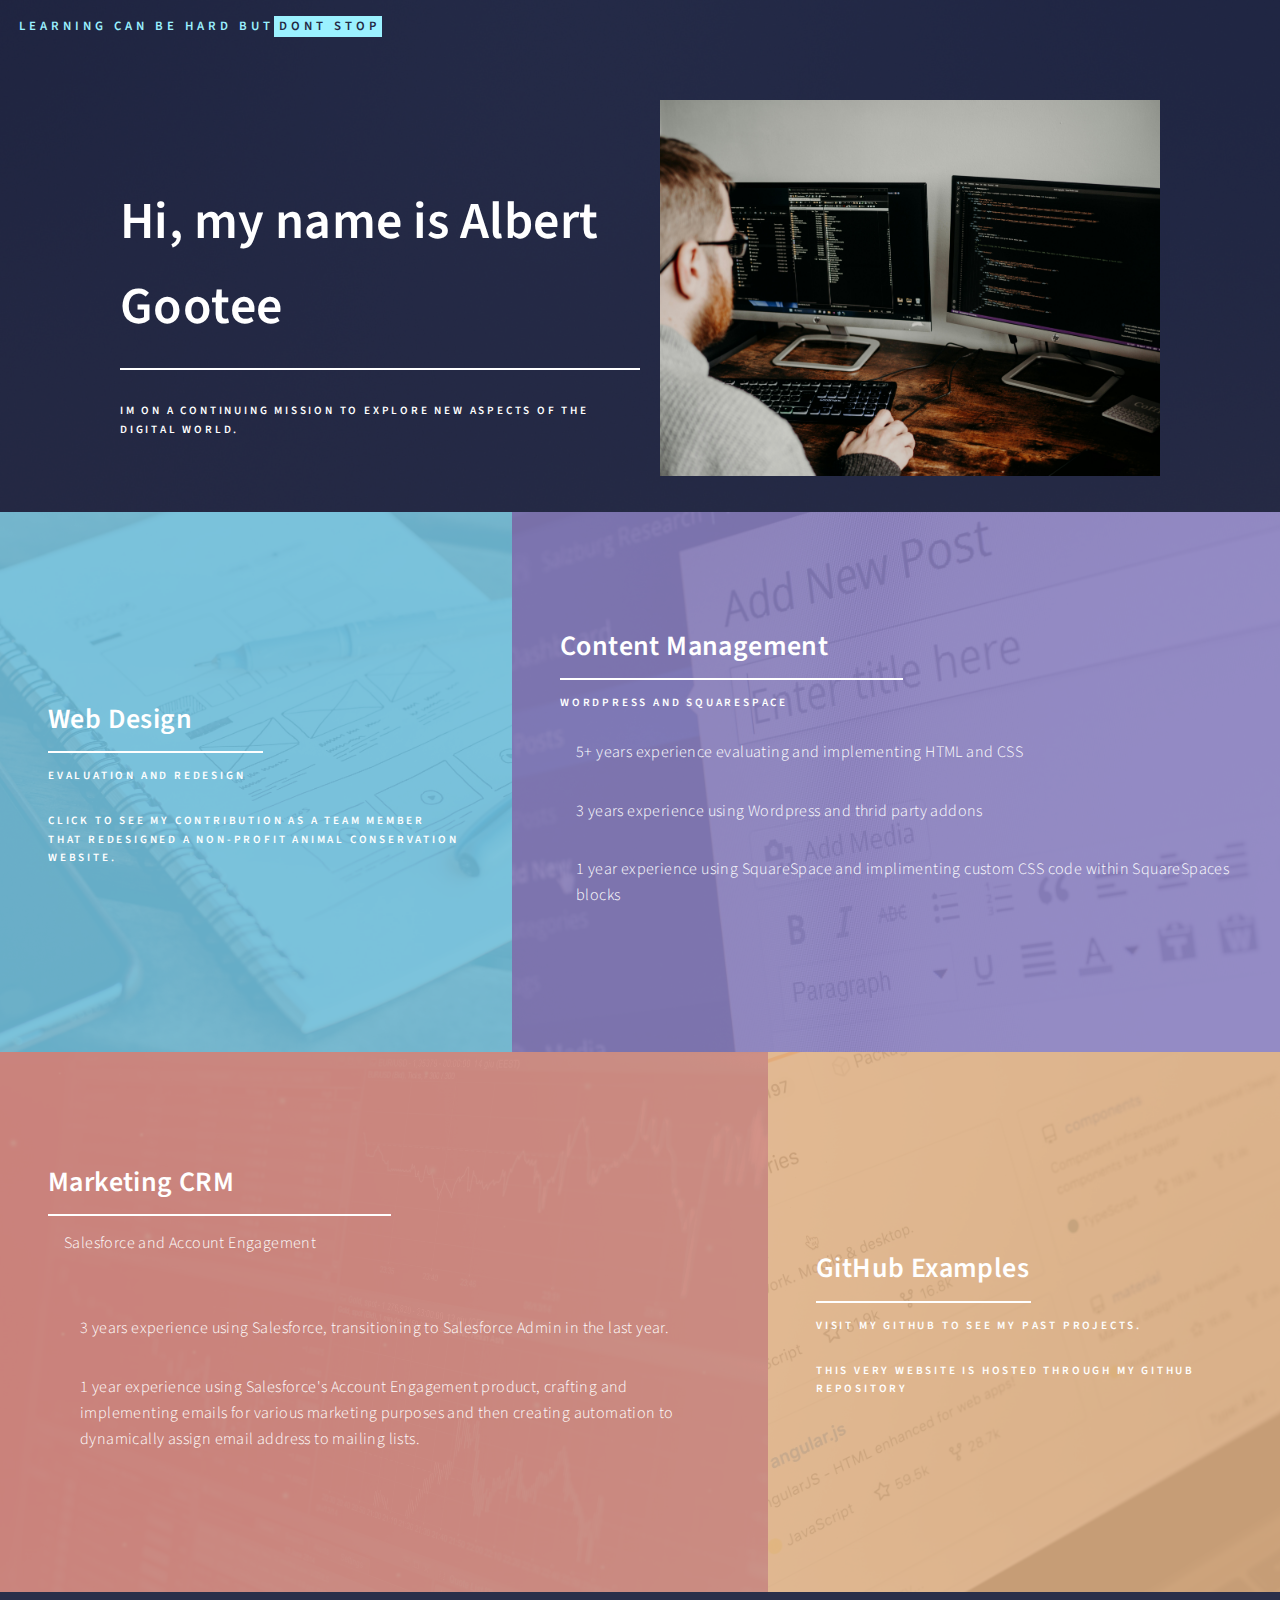
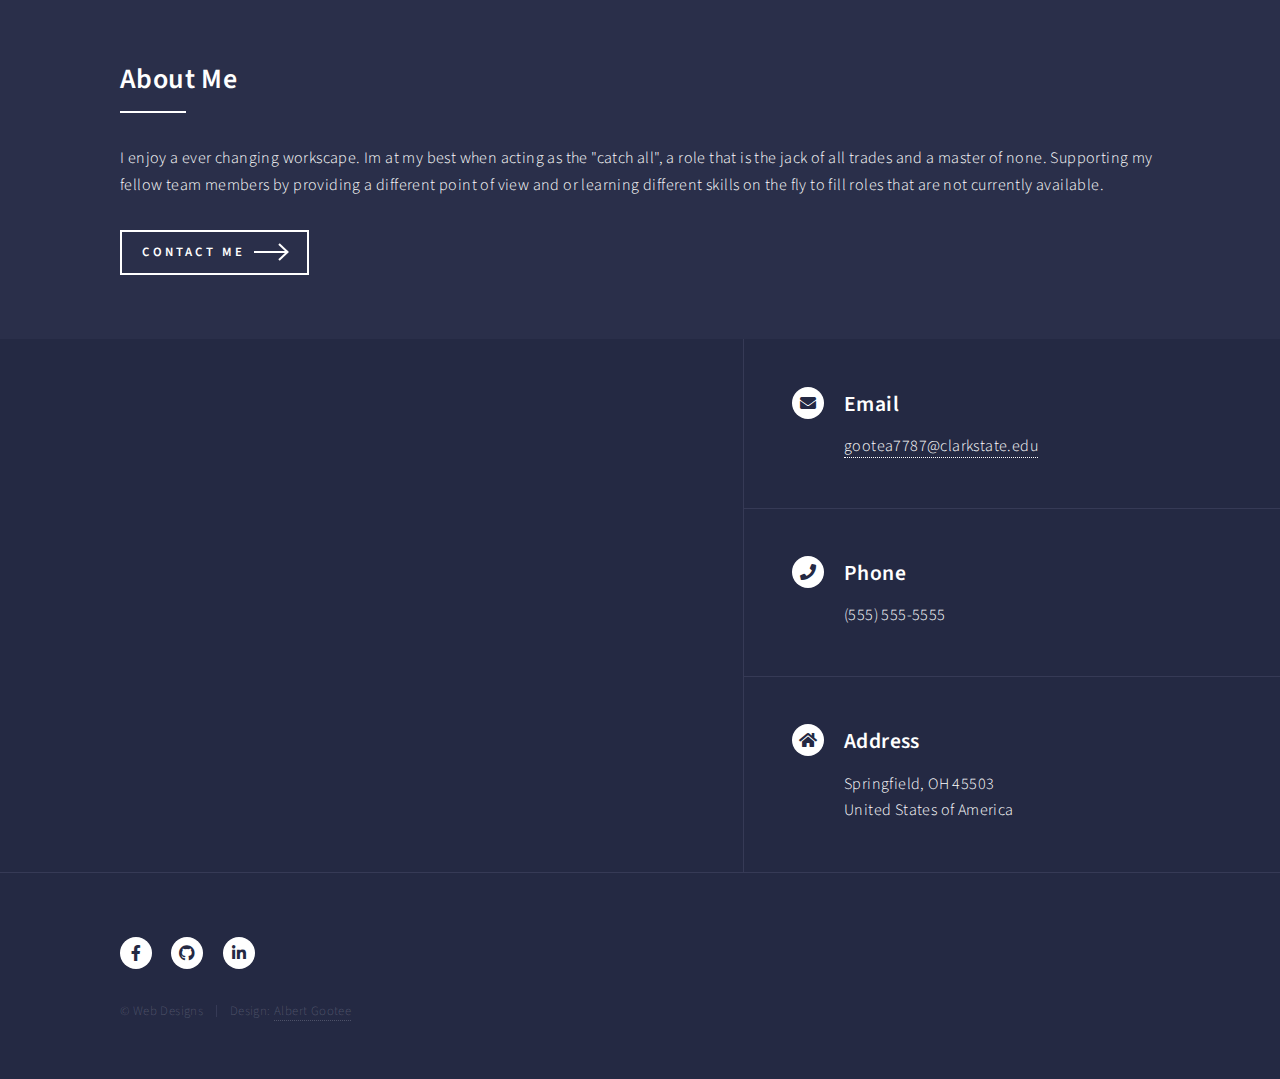
<file: index.html>
<!DOCTYPE HTML>
<!--
	Forty by HTML5 UP
	html5up.net | @ajlkn
	Free for personal and commercial use under the CCA 3.0 license (html5up.net/license)
-->
<html>
	<head>
		<title>About Albert Gootee</title>
		<meta charset="utf-8" />
		<meta name="viewport" content="width=device-width, initial-scale=1, user-scalable=no" />
		<link rel="stylesheet" href="assets/css/main.css" />
		<noscript><link rel="stylesheet" href="assets/css/noscript.css" /></noscript>
	</head>
	<body class="is-preload">

		<!-- Wrapper -->
			<div id="wrapper">

				<!-- Header -->
					<header id="header" class="alt">
						<a href="index.html" class="logo"> <span>Learning can be hard but</span><strong>dont stop</strong></a>
						<!--menu
						<nav>
							<a href="#menu">Go To</a>
						</nav>
						-->
					</header>

				<!-- Menu 
					<nav id="menu">
						<ul class="links">
							<li><a href="index.html">Home</a></li>
							<li><a href="landing.html">Landing</a></li>
							<li><a href="generic.html">Generic</a></li>
							<li><a href="elements.html">Elements</a></li>
						</ul>
						<ul class="actions stacked">
							<li><a href="#" class="button primary fit">Get Started</a></li>
							<li><a href="#" class="button fit">Log In</a></li>
						</ul>
					</nav> 
                -->
				<!-- Banner -->
				
					<section id="banner" class="major" style="display: flex; align-items: center;">
    <div class="inner">
        <div class="image-container">
            <img align="right" src="images/desk.jpg" alt="Albert's Image" style="max-width: 50%; height: auto; padding-left: 20px;">
        </div>
</br>
</br>
</br>

        <header class="major">
            <h1>Hi, my name is Albert Gootee</h1>
        </header>

        <div class="content">
            <p>Im on a continuing mission to explore new aspects of the digital world.</p>
            <!--
			<ul class="actions">
                <li><a href="#one" class="button next scrolly">My Education</a></li>
            </ul>
			-->
        </div>
    </div>
</section>

				<!-- Main -->
					<div id="main">

						<!-- One -->
							<section id="one" class="tiles">
								<article>
									<span class="image">
										<img src="images/frame.jpg" alt="" />
									</span>
									<header class="major">
										<h3><a href="https://sailfish-rabbit-22nr.squarespace.com/" class="link">Web Design</a></h3>
										<p>Evaluation and Redesign</p>
										<br>
										<p>Click to see my contribution as a team member that redesigned a non-profit animal conservation website.</p>
									</header>
								</article>
								<article>
									<span class="image">
										<img src="images/wordpress.jpg" alt="" />
									</span>
									<header class="major">
										<h3><a href="http://www.laserlinc.com" class="link">Content Management</a></h3>
										<p>WordPress and SquareSpace</p>
										<br>
										<ul>5+ years experience evaluating and implementing HTML and CSS</ul>
										<ul>3 years experience using Wordpress and thrid party addons</ul>
										<ul>1 year experience using SquareSpace and implimenting custom CSS code within SquareSpaces blocks</ul>
										
									</header>
								</article>
								<article>
									<span class="image">
										<img src="images/crm.jpg" alt="" />
									</span>
									<header class="major">
										<h3><a href="http://www.salesforce.com" class="link">Marketing CRM</a></h3>
										<ul>Salesforce and Account Engagement</p>
										<br>
										<ul>3 years experience using Salesforce, transitioning to Salesforce Admin in the last year.</ul>
										<ul>1 year experience using Salesforce's Account Engagement product, crafting and implementing emails for various marketing purposes and then creating automation to dynamically assign email address to mailing lists.</ul>
									</header>
								</article>
								<article>
									<span class="image">
										<img src="images/github.jpg" alt="" />
									</span>
									<header class="major">
										<h3><a href="https://github.com/gooteeiii" class="link">GitHub Examples</a></h3>
										<p>Visit my Github to see my past projects.</p>
										<br>
										<p> This very website is hosted through my Github repository</p>
									</header>
								</article>
							</section>

						<!-- Two -->
							<section id="two">
								<div class="inner">
									<header class="major">
										<h2>About Me</h2>
									</header>
									<p>I enjoy a ever changing workscape. Im at my best when acting as the "catch all", a role that is the jack of all trades and a master of none. Supporting my fellow team members by providing
									a different point of view and or learning different skills on the fly to fill roles that are not currently available.</p>
									<ul class="actions">
										<li><a href="mailto:gootea7787@clarkstate.edu" class="button next">Contact Me</a></li>
									</ul>
								</div>
							</section>

					</div>

				<!-- Contact -->
					<section id="contact">
						<div class="inner">
							<section>
								<iframe src="https://www.google.com/maps/embed?pb=!1m18!1m12!1m3!1d48948.273788792336!2d-83.82774221486578!3d39.93541447234775!2m3!1f0!2f0!3f0!3m2!1i1024!2i768!4f13.1!3m3!1m2!1s0x883f5a588a827c09%3A0x3e740c175881afbb!2sSpringfield%2C%20OH!5e0!3m2!1sen!2sus!4v1709754006707!5m2!1sen!2sus" width=100% height=100% style="border:0;" allowfullscreen="" loading="lazy" referrerpolicy="no-referrer-when-downgrade"></iframe>
							</section>
							<section class="split">
								<section>
									<div class="contact-method">
										<span class="icon solid alt fa-envelope"></span>
										<h3>Email</h3>
										<a href="mailto:gootea7787@clarkstate.edu">gootea7787@clarkstate.edu</a>
									</div>
								</section>
								<section>
									<div class="contact-method">
										<span class="icon solid alt fa-phone"></span>
										<h3>Phone</h3>
										<span>(555) 555-5555</span>
									</div>
								</section>
								<section>
									<div class="contact-method">
										<span class="icon solid alt fa-home"></span>
										<h3>Address</h3>
										<span>
										Springfield, OH 45503<br />
										United States of America</span>
									</div>
								</section>
							</section>
						</div>
					</section>

				<!-- Footer -->
					<footer id="footer">
						<div class="inner">
							<ul class="icons">
								<li><a href="https://www.facebook.com/profile.php?id=100066988502109" class="icon brands alt fa-facebook-f"><span class="label">Facebook</span></a></li>
								<li><a href="https://github.com/gooteeiii" class="icon brands alt fa-github"><span class="label">GitHub</span></a></li>
								<li><a href="https://www.linkedin.com/in/albert-gootee-iii-06599738" class="icon brands alt fa-linkedin-in"><span class="label">LinkedIn</span></a></li>
							</ul>
							<ul class="copyright">
								<li>&copy; Web Designs</li><li>Design: <a href="https://gooteeiii.github.io/index.html">Albert Gootee</a></li>
							</ul>
						</div>
					</footer>

			</div>

		<!-- Scripts -->
			<script src="assets/js/jquery.min.js"></script>
			<script src="assets/js/jquery.scrolly.min.js"></script>
			<script src="assets/js/jquery.scrollex.min.js"></script>
			<script src="assets/js/browser.min.js"></script>
			<script src="assets/js/breakpoints.min.js"></script>
			<script src="assets/js/util.js"></script>
			<script src="assets/js/main.js"></script>

	</body>
</html>
</file>
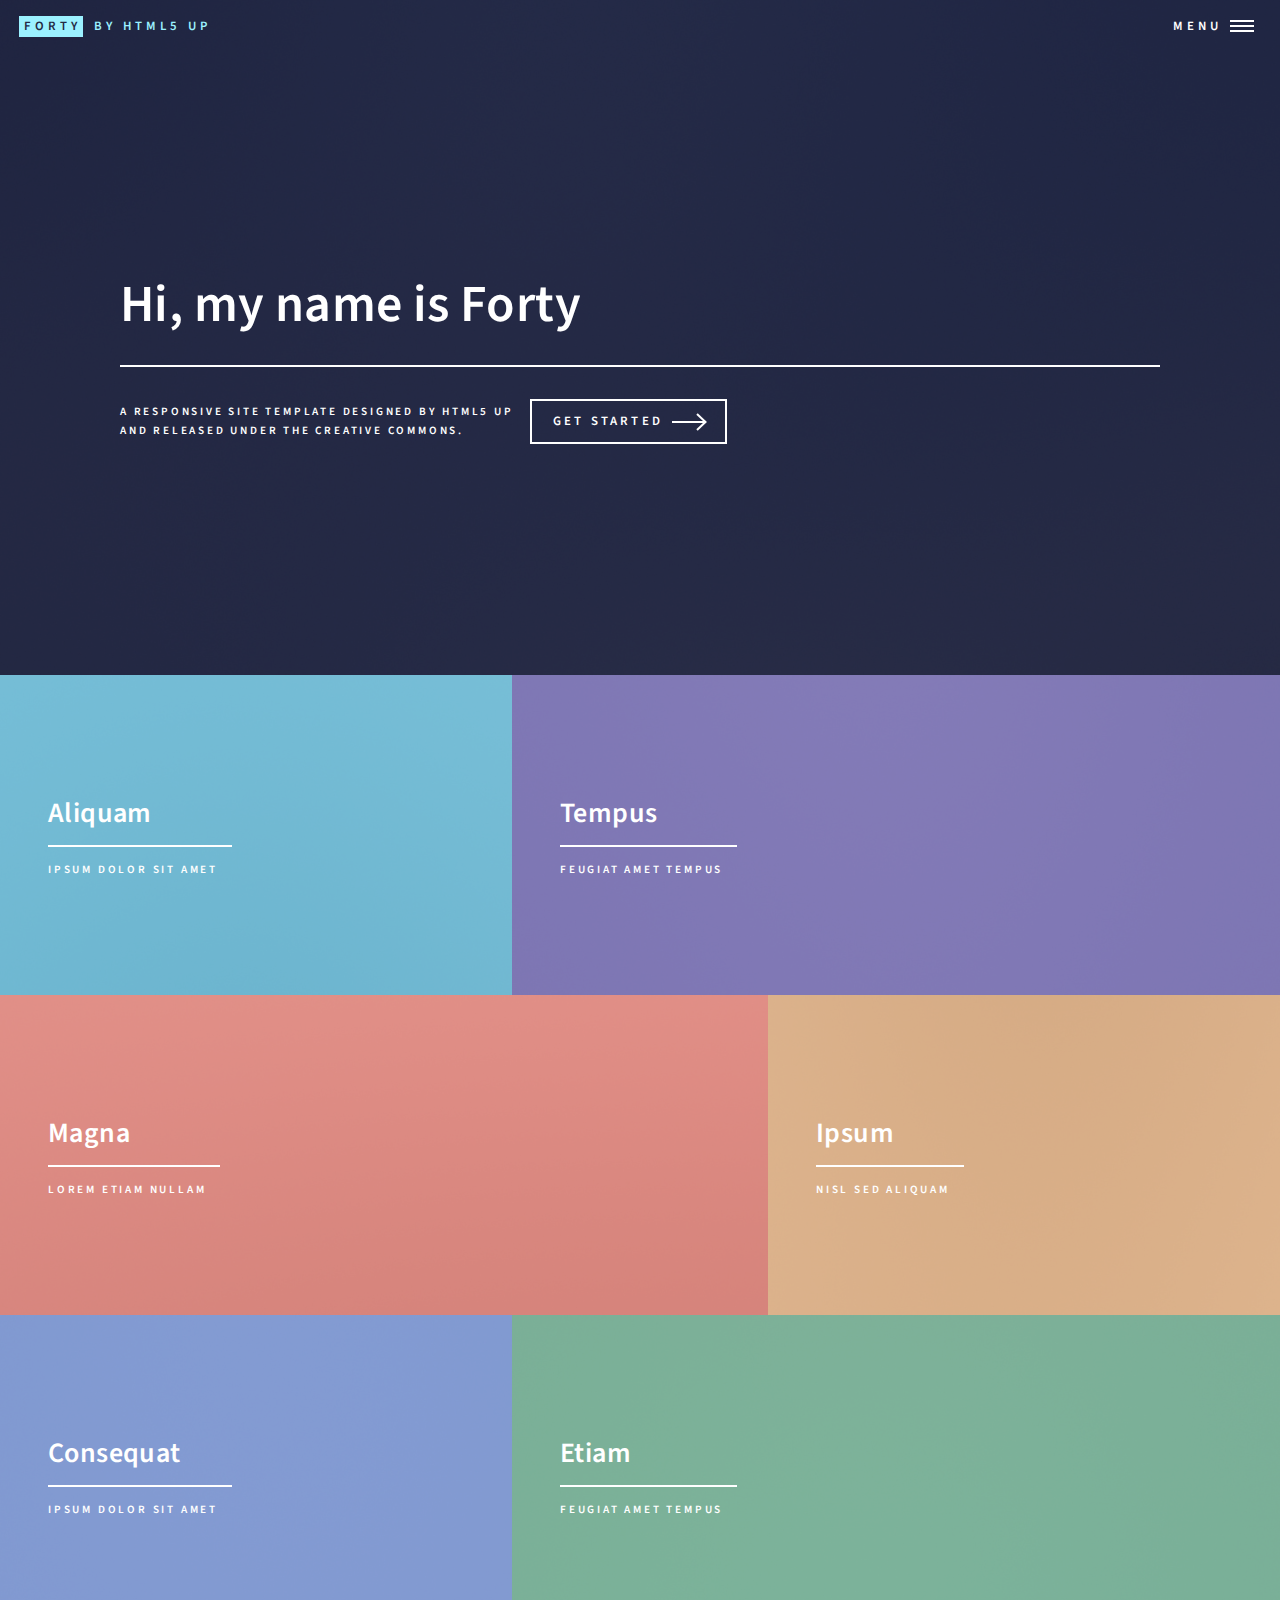
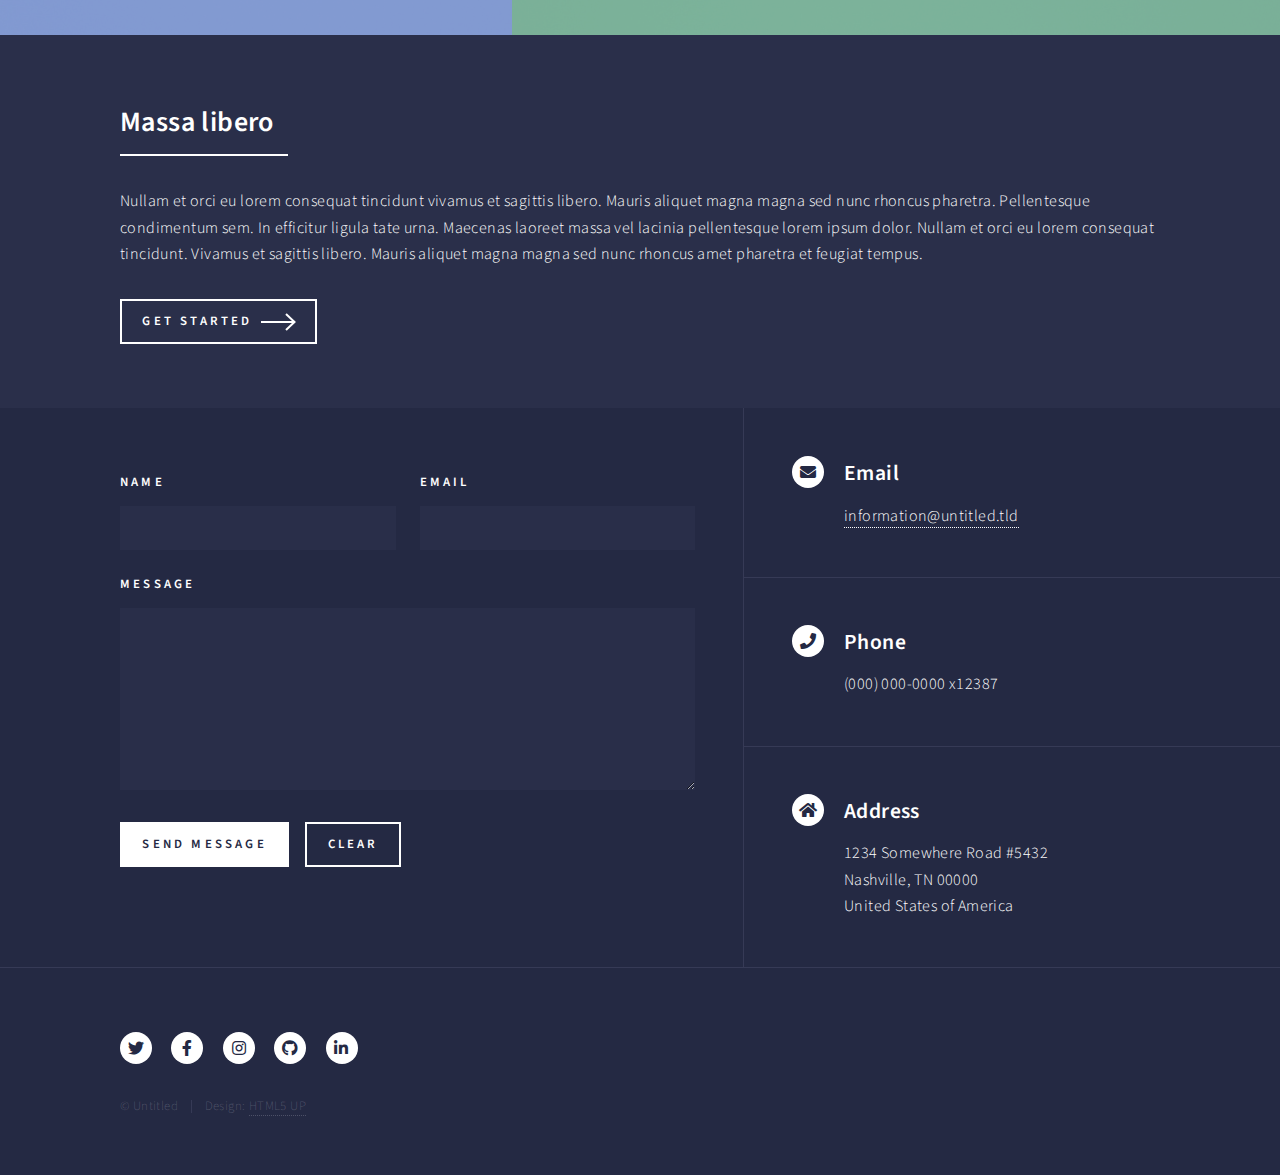
<file: html5up-forty/index.html>
<!DOCTYPE HTML>
<!--
	Forty by HTML5 UP
	html5up.net | @ajlkn
	Free for personal and commercial use under the CCA 3.0 license (html5up.net/license)
-->
<html>
	<head>
		<title>Forty by HTML5 UP</title>
		<meta charset="utf-8" />
		<meta name="viewport" content="width=device-width, initial-scale=1, user-scalable=no" />
		<link rel="stylesheet" href="assets/css/main.css" />
		<noscript><link rel="stylesheet" href="assets/css/noscript.css" /></noscript>
	</head>
	<body class="is-preload">

		<!-- Wrapper -->
			<div id="wrapper">

				<!-- Header -->
					<header id="header" class="alt">
						<a href="index.html" class="logo"><strong>Forty</strong> <span>by HTML5 UP</span></a>
						<nav>
							<a href="#menu">Menu</a>
						</nav>
					</header>

				<!-- Menu -->
					<nav id="menu">
						<ul class="links">
							<li><a href="index.html">Home</a></li>
							<li><a href="landing.html">Landing</a></li>
							<li><a href="generic.html">Generic</a></li>
							<li><a href="elements.html">Elements</a></li>
						</ul>
						<ul class="actions stacked">
							<li><a href="#" class="button primary fit">Get Started</a></li>
							<li><a href="#" class="button fit">Log In</a></li>
						</ul>
					</nav>

				<!-- Banner -->
					<section id="banner" class="major">
						<div class="inner">
							<header class="major">
								<h1>Hi, my name is Forty</h1>
							</header>
							<div class="content">
								<p>A responsive site template designed by HTML5 UP<br />
								and released under the Creative Commons.</p>
								<ul class="actions">
									<li><a href="#one" class="button next scrolly">Get Started</a></li>
								</ul>
							</div>
						</div>
					</section>

				<!-- Main -->
					<div id="main">

						<!-- One -->
							<section id="one" class="tiles">
								<article>
									<span class="image">
										<img src="images/pic01.jpg" alt="" />
									</span>
									<header class="major">
										<h3><a href="landing.html" class="link">Aliquam</a></h3>
										<p>Ipsum dolor sit amet</p>
									</header>
								</article>
								<article>
									<span class="image">
										<img src="images/pic02.jpg" alt="" />
									</span>
									<header class="major">
										<h3><a href="landing.html" class="link">Tempus</a></h3>
										<p>feugiat amet tempus</p>
									</header>
								</article>
								<article>
									<span class="image">
										<img src="images/pic03.jpg" alt="" />
									</span>
									<header class="major">
										<h3><a href="landing.html" class="link">Magna</a></h3>
										<p>Lorem etiam nullam</p>
									</header>
								</article>
								<article>
									<span class="image">
										<img src="images/pic04.jpg" alt="" />
									</span>
									<header class="major">
										<h3><a href="landing.html" class="link">Ipsum</a></h3>
										<p>Nisl sed aliquam</p>
									</header>
								</article>
								<article>
									<span class="image">
										<img src="images/pic05.jpg" alt="" />
									</span>
									<header class="major">
										<h3><a href="landing.html" class="link">Consequat</a></h3>
										<p>Ipsum dolor sit amet</p>
									</header>
								</article>
								<article>
									<span class="image">
										<img src="images/pic06.jpg" alt="" />
									</span>
									<header class="major">
										<h3><a href="landing.html" class="link">Etiam</a></h3>
										<p>Feugiat amet tempus</p>
									</header>
								</article>
							</section>

						<!-- Two -->
							<section id="two">
								<div class="inner">
									<header class="major">
										<h2>Massa libero</h2>
									</header>
									<p>Nullam et orci eu lorem consequat tincidunt vivamus et sagittis libero. Mauris aliquet magna magna sed nunc rhoncus pharetra. Pellentesque condimentum sem. In efficitur ligula tate urna. Maecenas laoreet massa vel lacinia pellentesque lorem ipsum dolor. Nullam et orci eu lorem consequat tincidunt. Vivamus et sagittis libero. Mauris aliquet magna magna sed nunc rhoncus amet pharetra et feugiat tempus.</p>
									<ul class="actions">
										<li><a href="landing.html" class="button next">Get Started</a></li>
									</ul>
								</div>
							</section>

					</div>

				<!-- Contact -->
					<section id="contact">
						<div class="inner">
							<section>
								<form method="post" action="#">
									<div class="fields">
										<div class="field half">
											<label for="name">Name</label>
											<input type="text" name="name" id="name" />
										</div>
										<div class="field half">
											<label for="email">Email</label>
											<input type="text" name="email" id="email" />
										</div>
										<div class="field">
											<label for="message">Message</label>
											<textarea name="message" id="message" rows="6"></textarea>
										</div>
									</div>
									<ul class="actions">
										<li><input type="submit" value="Send Message" class="primary" /></li>
										<li><input type="reset" value="Clear" /></li>
									</ul>
								</form>
							</section>
							<section class="split">
								<section>
									<div class="contact-method">
										<span class="icon solid alt fa-envelope"></span>
										<h3>Email</h3>
										<a href="#">information@untitled.tld</a>
									</div>
								</section>
								<section>
									<div class="contact-method">
										<span class="icon solid alt fa-phone"></span>
										<h3>Phone</h3>
										<span>(000) 000-0000 x12387</span>
									</div>
								</section>
								<section>
									<div class="contact-method">
										<span class="icon solid alt fa-home"></span>
										<h3>Address</h3>
										<span>1234 Somewhere Road #5432<br />
										Nashville, TN 00000<br />
										United States of America</span>
									</div>
								</section>
							</section>
						</div>
					</section>

				<!-- Footer -->
					<footer id="footer">
						<div class="inner">
							<ul class="icons">
								<li><a href="#" class="icon brands alt fa-twitter"><span class="label">Twitter</span></a></li>
								<li><a href="#" class="icon brands alt fa-facebook-f"><span class="label">Facebook</span></a></li>
								<li><a href="#" class="icon brands alt fa-instagram"><span class="label">Instagram</span></a></li>
								<li><a href="#" class="icon brands alt fa-github"><span class="label">GitHub</span></a></li>
								<li><a href="#" class="icon brands alt fa-linkedin-in"><span class="label">LinkedIn</span></a></li>
							</ul>
							<ul class="copyright">
								<li>&copy; Untitled</li><li>Design: <a href="https://html5up.net">HTML5 UP</a></li>
							</ul>
						</div>
					</footer>

			</div>

		<!-- Scripts -->
			<script src="assets/js/jquery.min.js"></script>
			<script src="assets/js/jquery.scrolly.min.js"></script>
			<script src="assets/js/jquery.scrollex.min.js"></script>
			<script src="assets/js/browser.min.js"></script>
			<script src="assets/js/breakpoints.min.js"></script>
			<script src="assets/js/util.js"></script>
			<script src="assets/js/main.js"></script>

	</body>
</html>
</file>
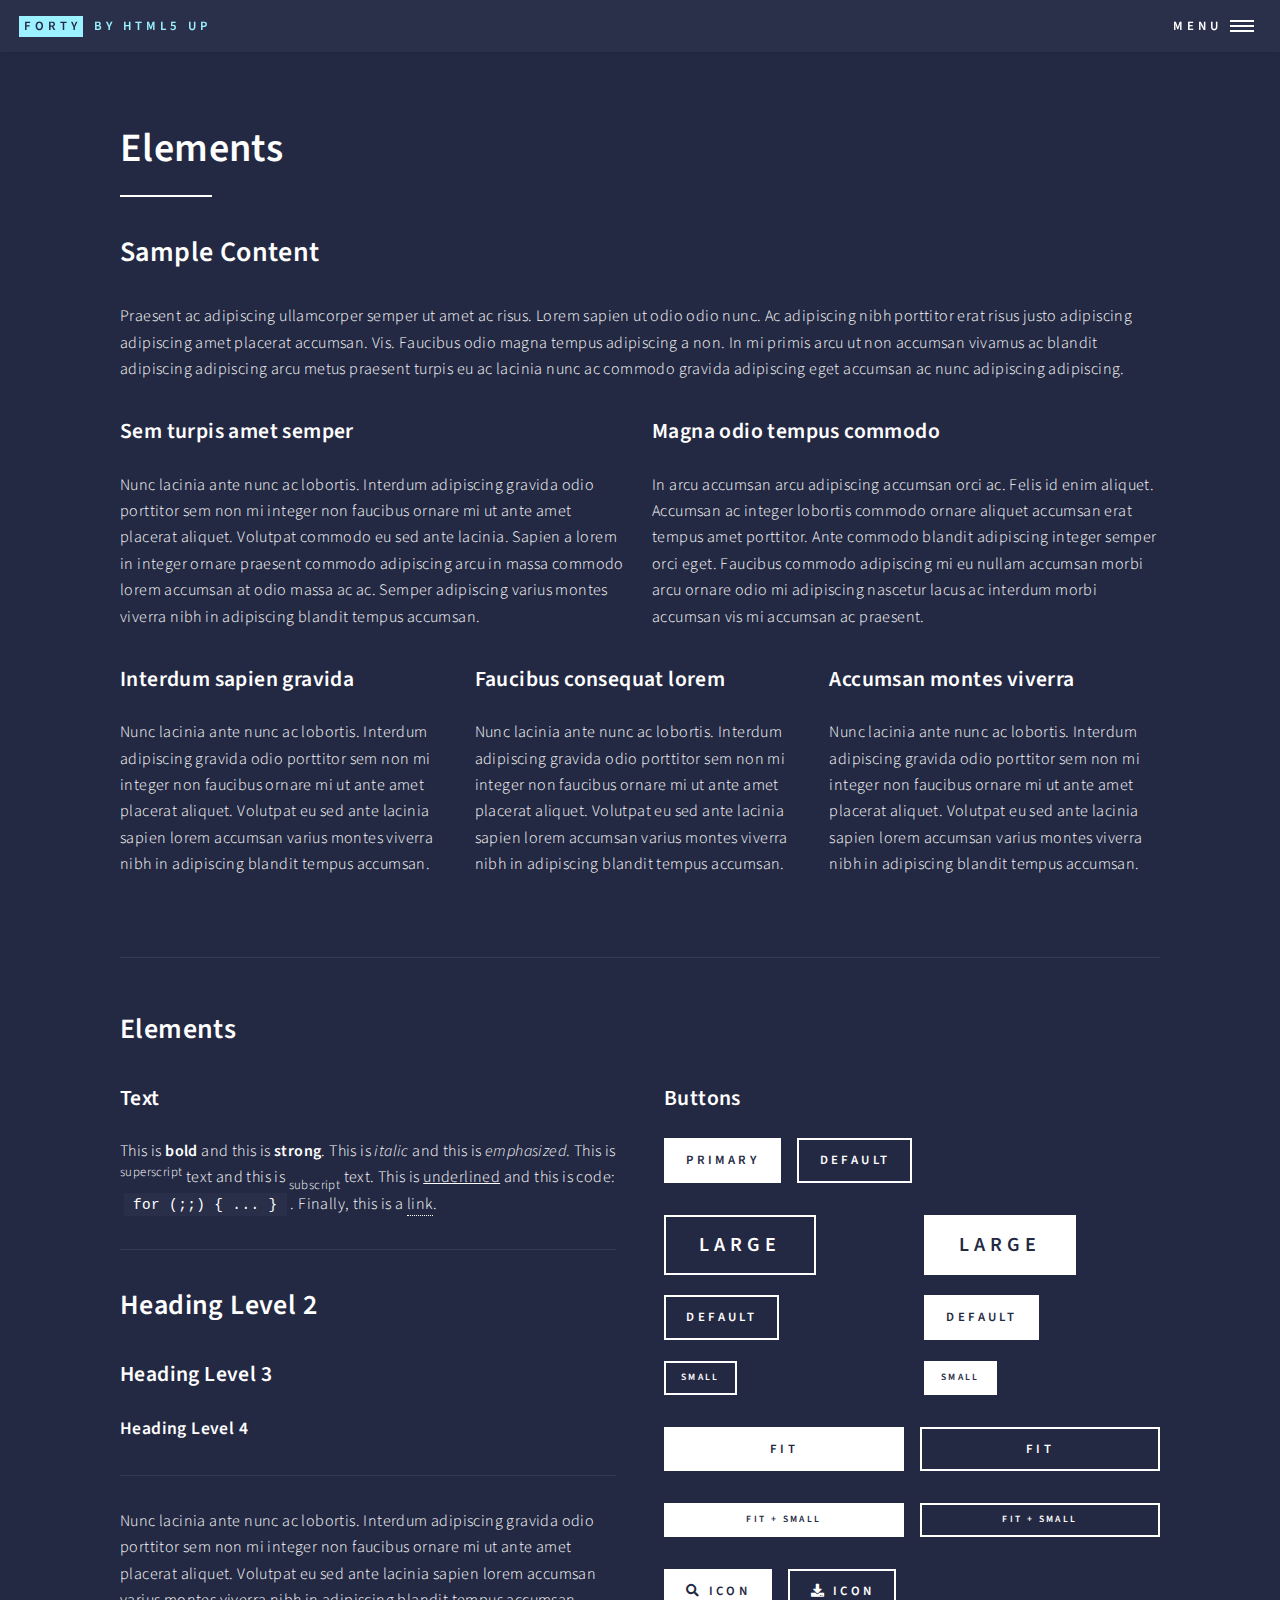
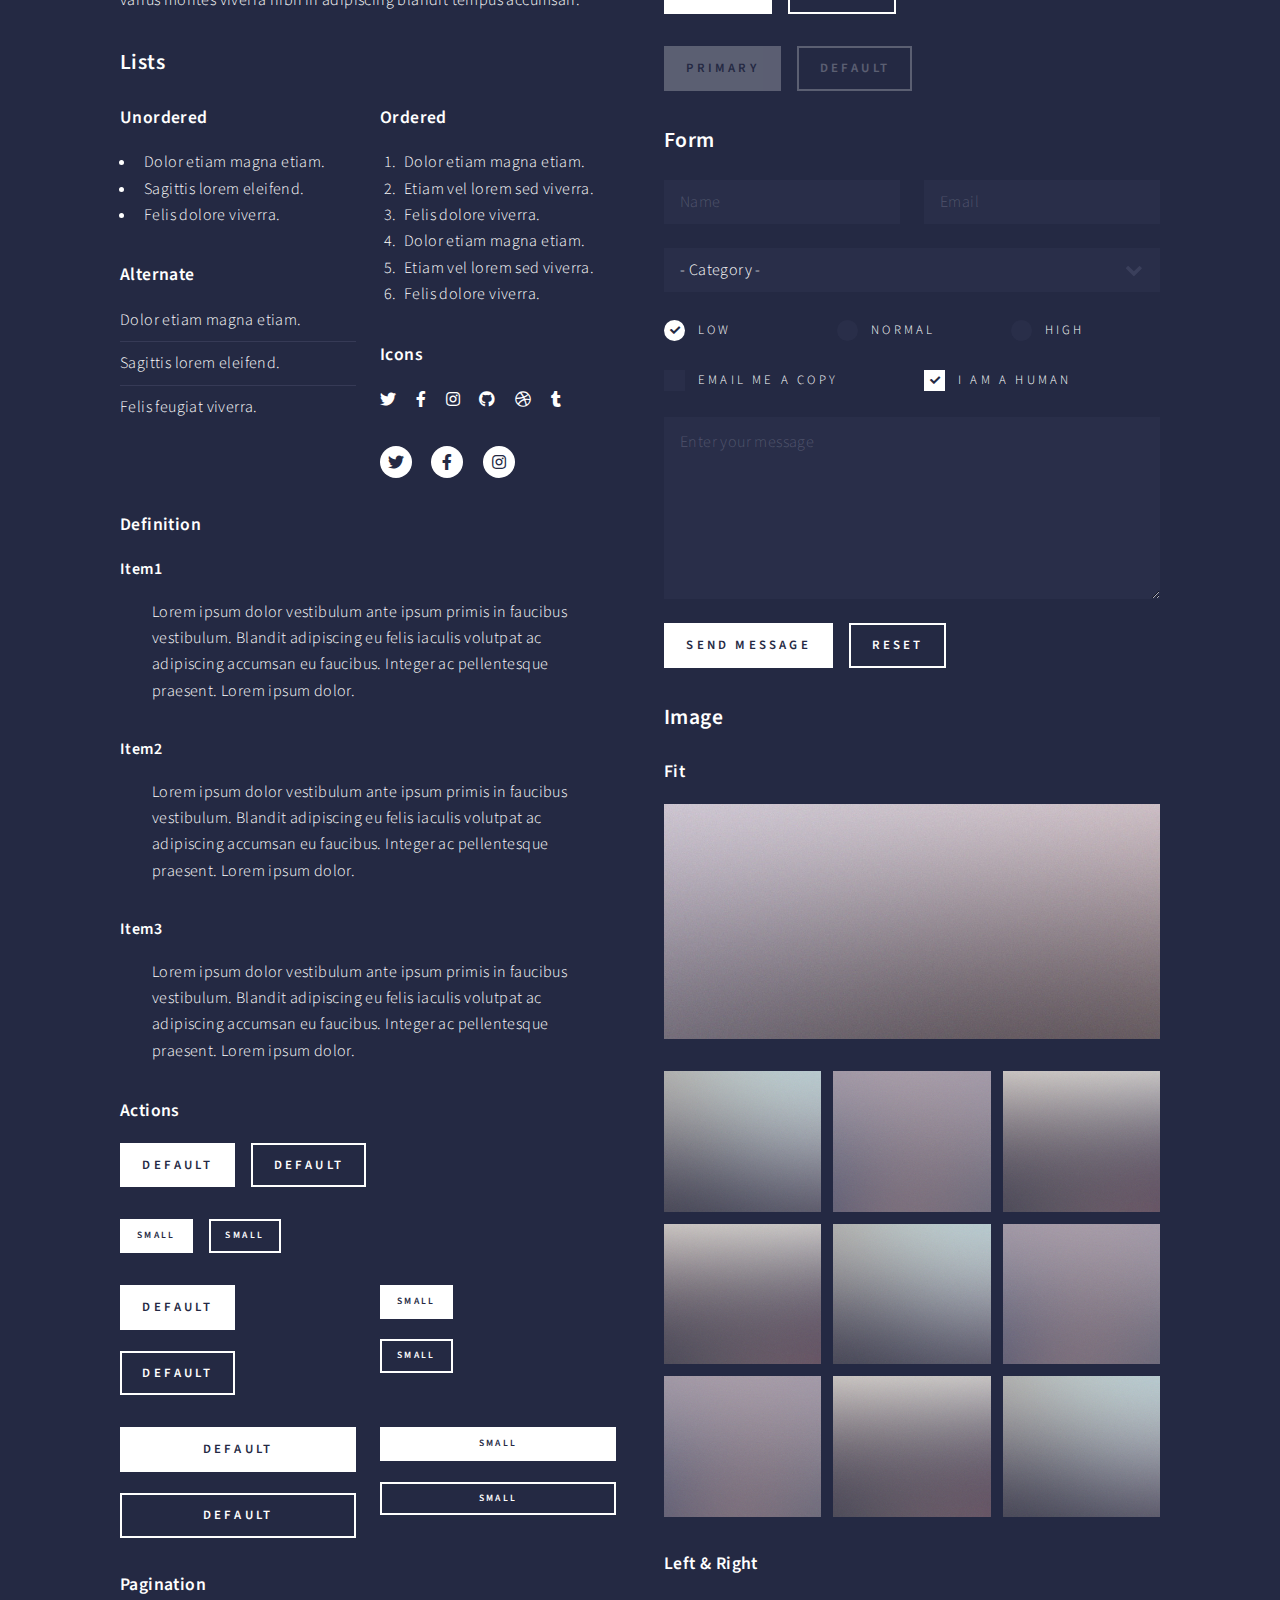
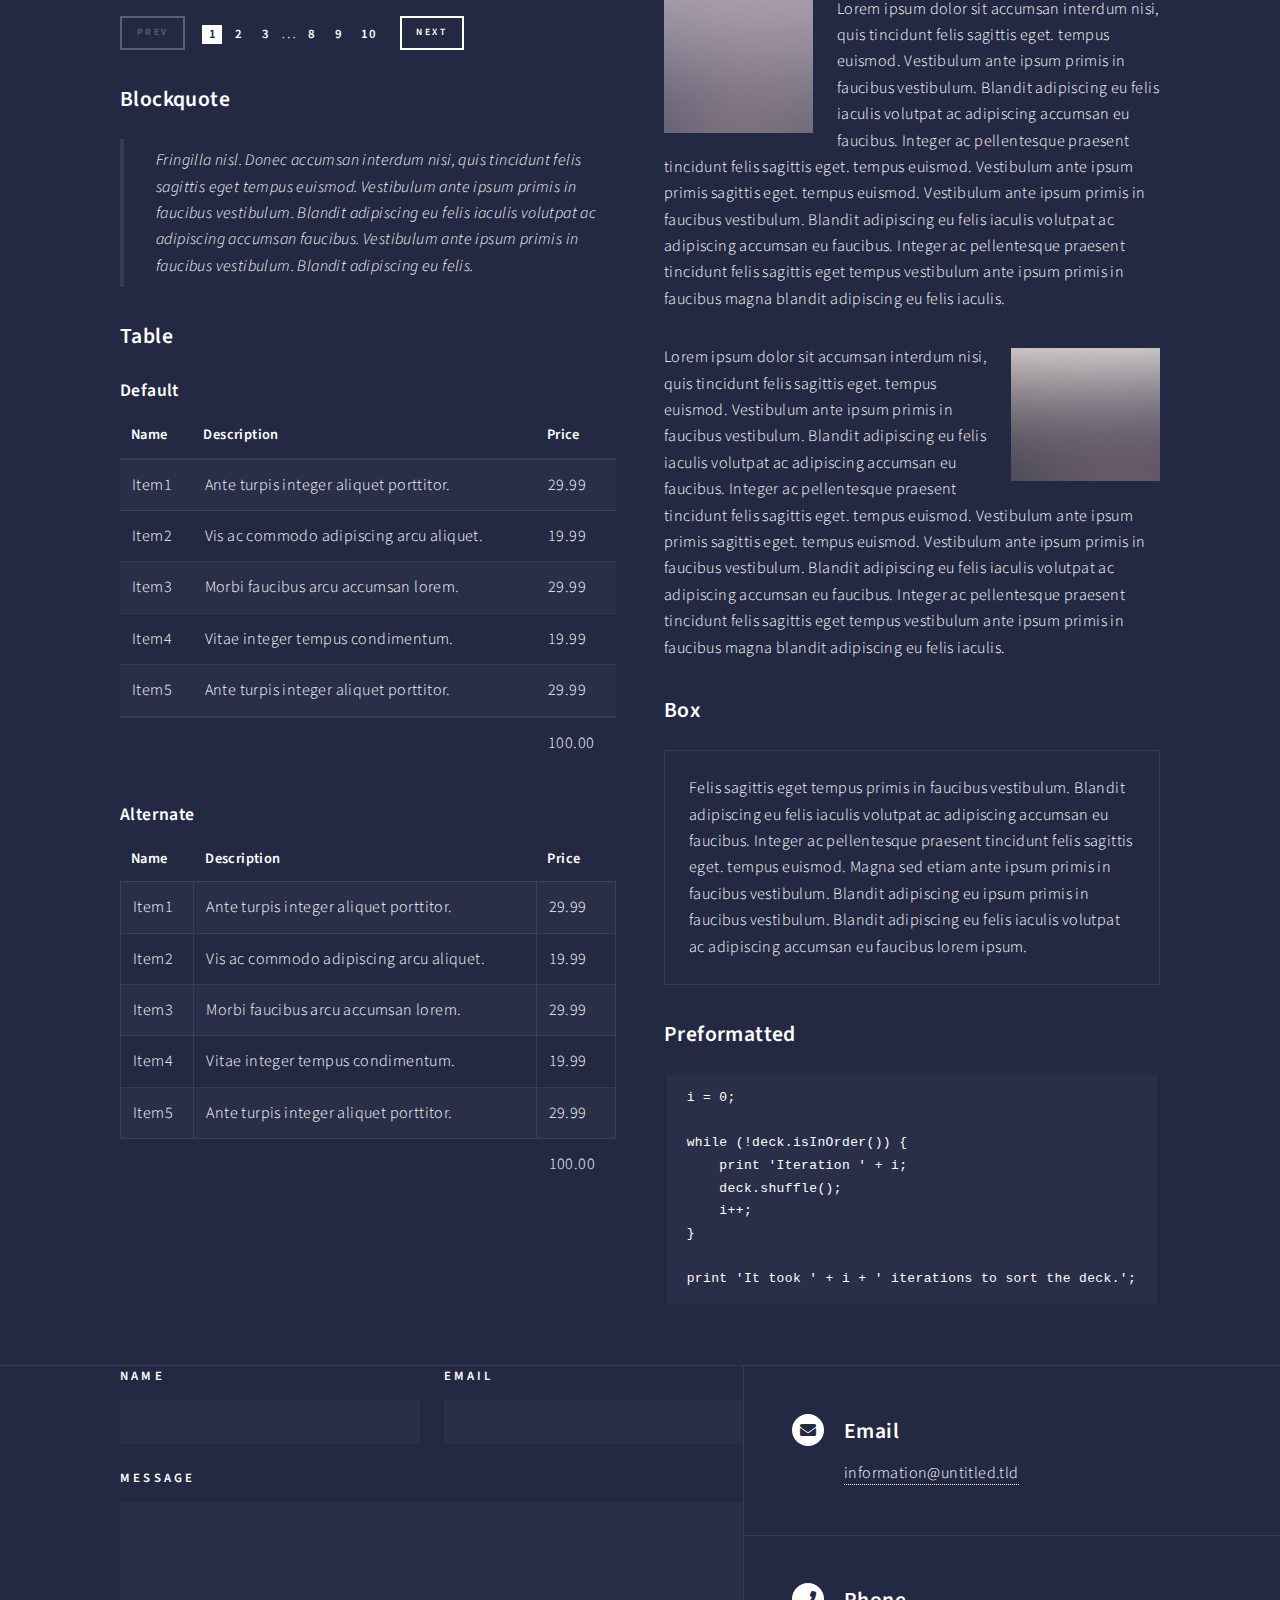
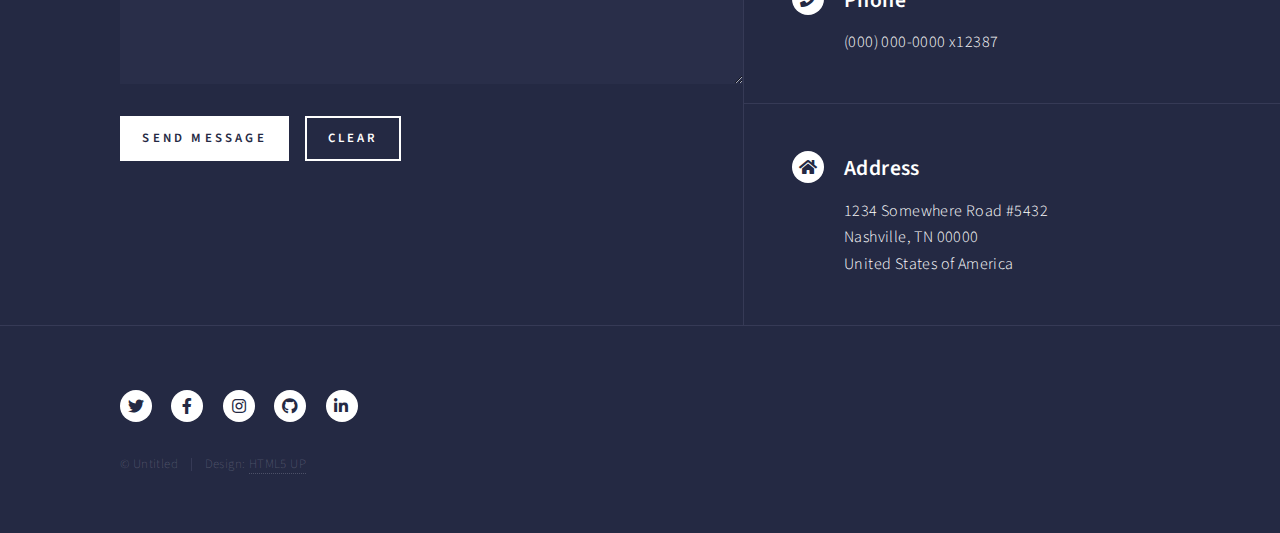
<file: elements.html>
<!DOCTYPE HTML>
<!--
	Forty by HTML5 UP
	html5up.net | @ajlkn
	Free for personal and commercial use under the CCA 3.0 license (html5up.net/license)
-->
<html>
	<head>
		<title>Elements - Forty by HTML5 UP</title>
		<meta charset="utf-8" />
		<meta name="viewport" content="width=device-width, initial-scale=1, user-scalable=no" />
		<link rel="stylesheet" href="assets/css/main.css" />
		<noscript><link rel="stylesheet" href="assets/css/noscript.css" /></noscript>
	</head>
	<body class="is-preload">

		<!-- Wrapper -->
			<div id="wrapper">

				<!-- Header -->
					<header id="header">
						<a href="index.html" class="logo"><strong>Forty</strong> <span>by HTML5 UP</span></a>
						<nav>
							<a href="#menu">Menu</a>
						</nav>
					</header>

				<!-- Menu -->
					<nav id="menu">
						<ul class="links">
							<li><a href="index.html">Home</a></li>
							<li><a href="landing.html">Landing</a></li>
							<li><a href="generic.html">Generic</a></li>
							<li><a href="elements.html">Elements</a></li>
						</ul>
						<ul class="actions stacked">
							<li><a href="#" class="button primary fit">Get Started</a></li>
							<li><a href="#" class="button fit">Log In</a></li>
						</ul>
					</nav>

				<!-- Main -->
					<div id="main" class="alt">

						<!-- One -->
							<section id="one">
								<div class="inner">
									<header class="major">
										<h1>Elements</h1>
									</header>

									<!-- Content -->
										<h2 id="content">Sample Content</h2>
										<p>Praesent ac adipiscing ullamcorper semper ut amet ac risus. Lorem sapien ut odio odio nunc. Ac adipiscing nibh porttitor erat risus justo adipiscing adipiscing amet placerat accumsan. Vis. Faucibus odio magna tempus adipiscing a non. In mi primis arcu ut non accumsan vivamus ac blandit adipiscing adipiscing arcu metus praesent turpis eu ac lacinia nunc ac commodo gravida adipiscing eget accumsan ac nunc adipiscing adipiscing.</p>
										<div class="row">
											<div class="col-6 col-12-small">
												<h3>Sem turpis amet semper</h3>
												<p>Nunc lacinia ante nunc ac lobortis. Interdum adipiscing gravida odio porttitor sem non mi integer non faucibus ornare mi ut ante amet placerat aliquet. Volutpat commodo eu sed ante lacinia. Sapien a lorem in integer ornare praesent commodo adipiscing arcu in massa commodo lorem accumsan at odio massa ac ac. Semper adipiscing varius montes viverra nibh in adipiscing blandit tempus accumsan.</p>
											</div>
											<div class="col-6 col-12-small">
												<h3>Magna odio tempus commodo</h3>
												<p>In arcu accumsan arcu adipiscing accumsan orci ac. Felis id enim aliquet. Accumsan ac integer lobortis commodo ornare aliquet accumsan erat tempus amet porttitor. Ante commodo blandit adipiscing integer semper orci eget. Faucibus commodo adipiscing mi eu nullam accumsan morbi arcu ornare odio mi adipiscing nascetur lacus ac interdum morbi accumsan vis mi accumsan ac praesent.</p>
											</div>
											<!-- Break -->
											<div class="col-4 col-12-medium">
												<h3>Interdum sapien gravida</h3>
												<p>Nunc lacinia ante nunc ac lobortis. Interdum adipiscing gravida odio porttitor sem non mi integer non faucibus ornare mi ut ante amet placerat aliquet. Volutpat eu sed ante lacinia sapien lorem accumsan varius montes viverra nibh in adipiscing blandit tempus accumsan.</p>
											</div>
											<div class="col-4 col-12-medium">
												<h3>Faucibus consequat lorem</h3>
												<p>Nunc lacinia ante nunc ac lobortis. Interdum adipiscing gravida odio porttitor sem non mi integer non faucibus ornare mi ut ante amet placerat aliquet. Volutpat eu sed ante lacinia sapien lorem accumsan varius montes viverra nibh in adipiscing blandit tempus accumsan.</p>
											</div>
											<div class="col-4 col-12-medium">
												<h3>Accumsan montes viverra</h3>
												<p>Nunc lacinia ante nunc ac lobortis. Interdum adipiscing gravida odio porttitor sem non mi integer non faucibus ornare mi ut ante amet placerat aliquet. Volutpat eu sed ante lacinia sapien lorem accumsan varius montes viverra nibh in adipiscing blandit tempus accumsan.</p>
											</div>
										</div>

									<hr class="major" />

									<!-- Elements -->
										<h2 id="elements">Elements</h2>
										<div class="row gtr-200">
											<div class="col-6 col-12-medium">

												<!-- Text stuff -->
													<h3>Text</h3>
													<p>This is <b>bold</b> and this is <strong>strong</strong>. This is <i>italic</i> and this is <em>emphasized</em>.
													This is <sup>superscript</sup> text and this is <sub>subscript</sub> text.
													This is <u>underlined</u> and this is code: <code>for (;;) { ... }</code>.
													Finally, this is a <a href="#">link</a>.</p>
													<hr />
													<h2>Heading Level 2</h2>
													<h3>Heading Level 3</h3>
													<h4>Heading Level 4</h4>
													<hr />
													<p>Nunc lacinia ante nunc ac lobortis. Interdum adipiscing gravida odio porttitor sem non mi integer non faucibus ornare mi ut ante amet placerat aliquet. Volutpat eu sed ante lacinia sapien lorem accumsan varius montes viverra nibh in adipiscing blandit tempus accumsan.</p>

												<!-- Lists -->
													<h3>Lists</h3>
													<div class="row">
														<div class="col-6 col-12-small">

															<h4>Unordered</h4>
															<ul>
																<li>Dolor etiam magna etiam.</li>
																<li>Sagittis lorem eleifend.</li>
																<li>Felis dolore viverra.</li>
															</ul>

															<h4>Alternate</h4>
															<ul class="alt">
																<li>Dolor etiam magna etiam.</li>
																<li>Sagittis lorem eleifend.</li>
																<li>Felis feugiat viverra.</li>
															</ul>

														</div>
														<div class="col-6 col-12-small">

															<h4>Ordered</h4>
															<ol>
																<li>Dolor etiam magna etiam.</li>
																<li>Etiam vel lorem sed viverra.</li>
																<li>Felis dolore viverra.</li>
																<li>Dolor etiam magna etiam.</li>
																<li>Etiam vel lorem sed viverra.</li>
																<li>Felis dolore viverra.</li>
															</ol>

															<h4>Icons</h4>
															<ul class="icons">
																<li><a href="#" class="icon brands fa-twitter"><span class="label">Twitter</span></a></li>
																<li><a href="#" class="icon brands fa-facebook-f"><span class="label">Facebook</span></a></li>
																<li><a href="#" class="icon brands fa-instagram"><span class="label">Instagram</span></a></li>
																<li><a href="#" class="icon brands fa-github"><span class="label">Github</span></a></li>
																<li><a href="#" class="icon brands fa-dribbble"><span class="label">Dribbble</span></a></li>
																<li><a href="#" class="icon brands fa-tumblr"><span class="label">Tumblr</span></a></li>
															</ul>
															<ul class="icons">
																<li><a href="#" class="icon brands alt fa-twitter"><span class="label">Twitter</span></a></li>
																<li><a href="#" class="icon brands alt fa-facebook-f"><span class="label">Facebook</span></a></li>
																<li><a href="#" class="icon brands alt fa-instagram"><span class="label">Instagram</span></a></li>
															</ul>

														</div>
													</div>
													<h4>Definition</h4>
													<dl>
														<dt>Item1</dt>
														<dd>
															<p>Lorem ipsum dolor vestibulum ante ipsum primis in faucibus vestibulum. Blandit adipiscing eu felis iaculis volutpat ac adipiscing accumsan eu faucibus. Integer ac pellentesque praesent. Lorem ipsum dolor.</p>
														</dd>
														<dt>Item2</dt>
														<dd>
															<p>Lorem ipsum dolor vestibulum ante ipsum primis in faucibus vestibulum. Blandit adipiscing eu felis iaculis volutpat ac adipiscing accumsan eu faucibus. Integer ac pellentesque praesent. Lorem ipsum dolor.</p>
														</dd>
														<dt>Item3</dt>
														<dd>
															<p>Lorem ipsum dolor vestibulum ante ipsum primis in faucibus vestibulum. Blandit adipiscing eu felis iaculis volutpat ac adipiscing accumsan eu faucibus. Integer ac pellentesque praesent. Lorem ipsum dolor.</p>
														</dd>
													</dl>

													<h4>Actions</h4>
													<ul class="actions">
														<li><a href="#" class="button primary">Default</a></li>
														<li><a href="#" class="button">Default</a></li>
													</ul>
													<ul class="actions small">
														<li><a href="#" class="button primary small">Small</a></li>
														<li><a href="#" class="button small">Small</a></li>
													</ul>
													<div class="row">
														<div class="col-6 col-12-small">
															<ul class="actions stacked">
																<li><a href="#" class="button primary">Default</a></li>
																<li><a href="#" class="button">Default</a></li>
															</ul>
														</div>
														<div class="col-6 col-12-small">
															<ul class="actions stacked">
																<li><a href="#" class="button primary small">Small</a></li>
																<li><a href="#" class="button small">Small</a></li>
															</ul>
														</div>
														<div class="col-6 col-12-small">
															<ul class="actions stacked">
																<li><a href="#" class="button primary fit">Default</a></li>
																<li><a href="#" class="button fit">Default</a></li>
															</ul>
														</div>
														<div class="col-6 col-12-small">
															<ul class="actions stacked">
																<li><a href="#" class="button primary small fit">Small</a></li>
																<li><a href="#" class="button small fit">Small</a></li>
															</ul>
														</div>
													</div>

													<h4>Pagination</h4>
													<ul class="pagination">
														<li><span class="button small disabled">Prev</span></li>
														<li><a href="#" class="page active">1</a></li>
														<li><a href="#" class="page">2</a></li>
														<li><a href="#" class="page">3</a></li>
														<li><span>&hellip;</span></li>
														<li><a href="#" class="page">8</a></li>
														<li><a href="#" class="page">9</a></li>
														<li><a href="#" class="page">10</a></li>
														<li><a href="#" class="button small">Next</a></li>
													</ul>

												<!-- Blockquote -->
													<h3>Blockquote</h3>
													<blockquote>Fringilla nisl. Donec accumsan interdum nisi, quis tincidunt felis sagittis eget tempus euismod. Vestibulum ante ipsum primis in faucibus vestibulum. Blandit adipiscing eu felis iaculis volutpat ac adipiscing accumsan faucibus. Vestibulum ante ipsum primis in faucibus vestibulum. Blandit adipiscing eu felis.</blockquote>

												<!-- Table -->
													<h3>Table</h3>

													<h4>Default</h4>
													<div class="table-wrapper">
														<table>
															<thead>
																<tr>
																	<th>Name</th>
																	<th>Description</th>
																	<th>Price</th>
																</tr>
															</thead>
															<tbody>
																<tr>
																	<td>Item1</td>
																	<td>Ante turpis integer aliquet porttitor.</td>
																	<td>29.99</td>
																</tr>
																<tr>
																	<td>Item2</td>
																	<td>Vis ac commodo adipiscing arcu aliquet.</td>
																	<td>19.99</td>
																</tr>
																<tr>
																	<td>Item3</td>
																	<td> Morbi faucibus arcu accumsan lorem.</td>
																	<td>29.99</td>
																</tr>
																<tr>
																	<td>Item4</td>
																	<td>Vitae integer tempus condimentum.</td>
																	<td>19.99</td>
																</tr>
																<tr>
																	<td>Item5</td>
																	<td>Ante turpis integer aliquet porttitor.</td>
																	<td>29.99</td>
																</tr>
															</tbody>
															<tfoot>
																<tr>
																	<td colspan="2"></td>
																	<td>100.00</td>
																</tr>
															</tfoot>
														</table>
													</div>

													<h4>Alternate</h4>
													<div class="table-wrapper">
														<table class="alt">
															<thead>
																<tr>
																	<th>Name</th>
																	<th>Description</th>
																	<th>Price</th>
																</tr>
															</thead>
															<tbody>
																<tr>
																	<td>Item1</td>
																	<td>Ante turpis integer aliquet porttitor.</td>
																	<td>29.99</td>
																</tr>
																<tr>
																	<td>Item2</td>
																	<td>Vis ac commodo adipiscing arcu aliquet.</td>
																	<td>19.99</td>
																</tr>
																<tr>
																	<td>Item3</td>
																	<td> Morbi faucibus arcu accumsan lorem.</td>
																	<td>29.99</td>
																</tr>
																<tr>
																	<td>Item4</td>
																	<td>Vitae integer tempus condimentum.</td>
																	<td>19.99</td>
																</tr>
																<tr>
																	<td>Item5</td>
																	<td>Ante turpis integer aliquet porttitor.</td>
																	<td>29.99</td>
																</tr>
															</tbody>
															<tfoot>
																<tr>
																	<td colspan="2"></td>
																	<td>100.00</td>
																</tr>
															</tfoot>
														</table>
													</div>

											</div>
											<div class="col-6 col-12-medium">

												<!-- Buttons -->
													<h3>Buttons</h3>
													<ul class="actions">
														<li><a href="#" class="button primary">Primary</a></li>
														<li><a href="#" class="button">Default</a></li>
													</ul>
													<div class="row">
														<div class="col-6 col-12-xsmall">
															<ul class="actions stacked">
																<li><a href="#" class="button large">Large</a></li>
																<li><a href="#" class="button">Default</a></li>
																<li><a href="#" class="button small">Small</a></li>
															</ul>
														</div>
														<div class="col-6 col-12-xsmall">
															<ul class="actions stacked">
																<li><a href="#" class="button primary large">Large</a></li>
																<li><a href="#" class="button primary">Default</a></li>
																<li><a href="#" class="button primary small">Small</a></li>
															</ul>
														</div>
													</div>
													<ul class="actions fit">
														<li><a href="#" class="button primary fit">Fit</a></li>
														<li><a href="#" class="button fit">Fit</a></li>
													</ul>
													<ul class="actions fit small">
														<li><a href="#" class="button primary fit small">Fit + Small</a></li>
														<li><a href="#" class="button fit small">Fit + Small</a></li>
													</ul>
													<ul class="actions">
														<li><a href="#" class="button primary icon solid fa-search">Icon</a></li>
														<li><a href="#" class="button icon solid fa-download">Icon</a></li>
													</ul>
													<ul class="actions">
														<li><span class="button primary disabled">Primary</span></li>
														<li><span class="button disabled">Default</span></li>
													</ul>

												<!-- Form -->
													<h3>Form</h3>

													<form method="post" action="#">
														<div class="row gtr-uniform">
															<div class="col-6 col-12-xsmall">
																<input type="text" name="demo-name" id="demo-name" value="" placeholder="Name" />
															</div>
															<div class="col-6 col-12-xsmall">
																<input type="email" name="demo-email" id="demo-email" value="" placeholder="Email" />
															</div>
															<!-- Break -->
															<div class="col-12">
																<select name="demo-category" id="demo-category">
																	<option value="">- Category -</option>
																	<option value="1">Manufacturing</option>
																	<option value="1">Shipping</option>
																	<option value="1">Administration</option>
																	<option value="1">Human Resources</option>
																</select>
															</div>
															<!-- Break -->
															<div class="col-4 col-12-small">
																<input type="radio" id="demo-priority-low" name="demo-priority" checked>
																<label for="demo-priority-low">Low</label>
															</div>
															<div class="col-4 col-12-small">
																<input type="radio" id="demo-priority-normal" name="demo-priority">
																<label for="demo-priority-normal">Normal</label>
															</div>
															<div class="col-4 col-12-small">
																<input type="radio" id="demo-priority-high" name="demo-priority">
																<label for="demo-priority-high">High</label>
															</div>
															<!-- Break -->
															<div class="col-6 col-12-small">
																<input type="checkbox" id="demo-copy" name="demo-copy">
																<label for="demo-copy">Email me a copy</label>
															</div>
															<div class="col-6 col-12-small">
																<input type="checkbox" id="demo-human" name="demo-human" checked>
																<label for="demo-human">I am a human</label>
															</div>
															<!-- Break -->
															<div class="col-12">
																<textarea name="demo-message" id="demo-message" placeholder="Enter your message" rows="6"></textarea>
															</div>
															<!-- Break -->
															<div class="col-12">
																<ul class="actions">
																	<li><input type="submit" value="Send Message" class="primary" /></li>
																	<li><input type="reset" value="Reset" /></li>
																</ul>
															</div>
														</div>
													</form>

												<!-- Image -->
													<h3>Image</h3>

													<h4>Fit</h4>
													<span class="image fit"><img src="images/pic03.jpg" alt="" /></span>
													<div class="box alt">
														<div class="row gtr-50 gtr-uniform">
															<div class="col-4"><span class="image fit"><img src="images/pic08.jpg" alt="" /></span></div>
															<div class="col-4"><span class="image fit"><img src="images/pic09.jpg" alt="" /></span></div>
															<div class="col-4"><span class="image fit"><img src="images/pic10.jpg" alt="" /></span></div>
															<!-- Break -->
															<div class="col-4"><span class="image fit"><img src="images/pic10.jpg" alt="" /></span></div>
															<div class="col-4"><span class="image fit"><img src="images/pic08.jpg" alt="" /></span></div>
															<div class="col-4"><span class="image fit"><img src="images/pic09.jpg" alt="" /></span></div>
															<!-- Break -->
															<div class="col-4"><span class="image fit"><img src="images/pic09.jpg" alt="" /></span></div>
															<div class="col-4"><span class="image fit"><img src="images/pic10.jpg" alt="" /></span></div>
															<div class="col-4"><span class="image fit"><img src="images/pic08.jpg" alt="" /></span></div>
														</div>
													</div>

													<h4>Left &amp; Right</h4>
													<p><span class="image left"><img src="images/pic09.jpg" alt="" /></span>Lorem ipsum dolor sit accumsan interdum nisi, quis tincidunt felis sagittis eget. tempus euismod. Vestibulum ante ipsum primis in faucibus vestibulum. Blandit adipiscing eu felis iaculis volutpat ac adipiscing accumsan eu faucibus. Integer ac pellentesque praesent tincidunt felis sagittis eget. tempus euismod. Vestibulum ante ipsum primis sagittis eget. tempus euismod. Vestibulum ante ipsum primis in faucibus vestibulum. Blandit adipiscing eu felis iaculis volutpat ac adipiscing accumsan eu faucibus. Integer ac pellentesque praesent tincidunt felis sagittis eget tempus vestibulum ante ipsum primis in faucibus magna blandit adipiscing eu felis iaculis.</p>
													<p><span class="image right"><img src="images/pic10.jpg" alt="" /></span>Lorem ipsum dolor sit accumsan interdum nisi, quis tincidunt felis sagittis eget. tempus euismod. Vestibulum ante ipsum primis in faucibus vestibulum. Blandit adipiscing eu felis iaculis volutpat ac adipiscing accumsan eu faucibus. Integer ac pellentesque praesent tincidunt felis sagittis eget. tempus euismod. Vestibulum ante ipsum primis sagittis eget. tempus euismod. Vestibulum ante ipsum primis in faucibus vestibulum. Blandit adipiscing eu felis iaculis volutpat ac adipiscing accumsan eu faucibus. Integer ac pellentesque praesent tincidunt felis sagittis eget tempus vestibulum ante ipsum primis in faucibus magna blandit adipiscing eu felis iaculis.</p>

												<!-- Box -->
													<h3>Box</h3>
													<div class="box">
														<p>Felis sagittis eget tempus primis in faucibus vestibulum. Blandit adipiscing eu felis iaculis volutpat ac adipiscing accumsan eu faucibus. Integer ac pellentesque praesent tincidunt felis sagittis eget. tempus euismod. Magna sed etiam ante ipsum primis in faucibus vestibulum. Blandit adipiscing eu ipsum primis in faucibus vestibulum. Blandit adipiscing eu felis iaculis volutpat ac adipiscing accumsan eu faucibus lorem ipsum.</p>
													</div>

												<!-- Preformatted Code -->
													<h3>Preformatted</h3>
													<pre><code>i = 0;

while (!deck.isInOrder()) {
    print 'Iteration ' + i;
    deck.shuffle();
    i++;
}

print 'It took ' + i + ' iterations to sort the deck.';
</code></pre>

											</div>
										</div>

								</div>
							</section>

					</div>

				<!-- Contact -->
					<section id="contact">
						<div class="inner">
							<section>
								<form method="post" action="#">
									<div class="fields">
										<div class="field half">
											<label for="name">Name</label>
											<input type="text" name="name" id="name" />
										</div>
										<div class="field half">
											<label for="email">Email</label>
											<input type="text" name="email" id="email" />
										</div>
										<div class="field">
											<label for="message">Message</label>
											<textarea name="message" id="message" rows="6"></textarea>
										</div>
									</div>
									<ul class="actions">
										<li><input type="submit" value="Send Message" class="primary" /></li>
										<li><input type="reset" value="Clear" /></li>
									</ul>
								</form>
							</section>
							<section class="split">
								<section>
									<div class="contact-method">
										<span class="icon solid alt fa-envelope"></span>
										<h3>Email</h3>
										<a href="#">information@untitled.tld</a>
									</div>
								</section>
								<section>
									<div class="contact-method">
										<span class="icon solid alt fa-phone"></span>
										<h3>Phone</h3>
										<span>(000) 000-0000 x12387</span>
									</div>
								</section>
								<section>
									<div class="contact-method">
										<span class="icon solid alt fa-home"></span>
										<h3>Address</h3>
										<span>1234 Somewhere Road #5432<br />
										Nashville, TN 00000<br />
										United States of America</span>
									</div>
								</section>
							</section>
						</div>
					</section>

				<!-- Footer -->
					<footer id="footer">
						<div class="inner">
							<ul class="icons">
								<li><a href="#" class="icon brands alt fa-twitter"><span class="label">Twitter</span></a></li>
								<li><a href="#" class="icon brands alt fa-facebook-f"><span class="label">Facebook</span></a></li>
								<li><a href="#" class="icon brands alt fa-instagram"><span class="label">Instagram</span></a></li>
								<li><a href="#" class="icon brands alt fa-github"><span class="label">GitHub</span></a></li>
								<li><a href="#" class="icon brands alt fa-linkedin-in"><span class="label">LinkedIn</span></a></li>
							</ul>
							<ul class="copyright">
								<li>&copy; Untitled</li><li>Design: <a href="https://html5up.net">HTML5 UP</a></li>
							</ul>
						</div>
					</footer>

			</div>

		<!-- Scripts -->
			<script src="assets/js/jquery.min.js"></script>
			<script src="assets/js/jquery.scrolly.min.js"></script>
			<script src="assets/js/jquery.scrollex.min.js"></script>
			<script src="assets/js/browser.min.js"></script>
			<script src="assets/js/breakpoints.min.js"></script>
			<script src="assets/js/util.js"></script>
			<script src="assets/js/main.js"></script>

	</body>
</html>
</file>
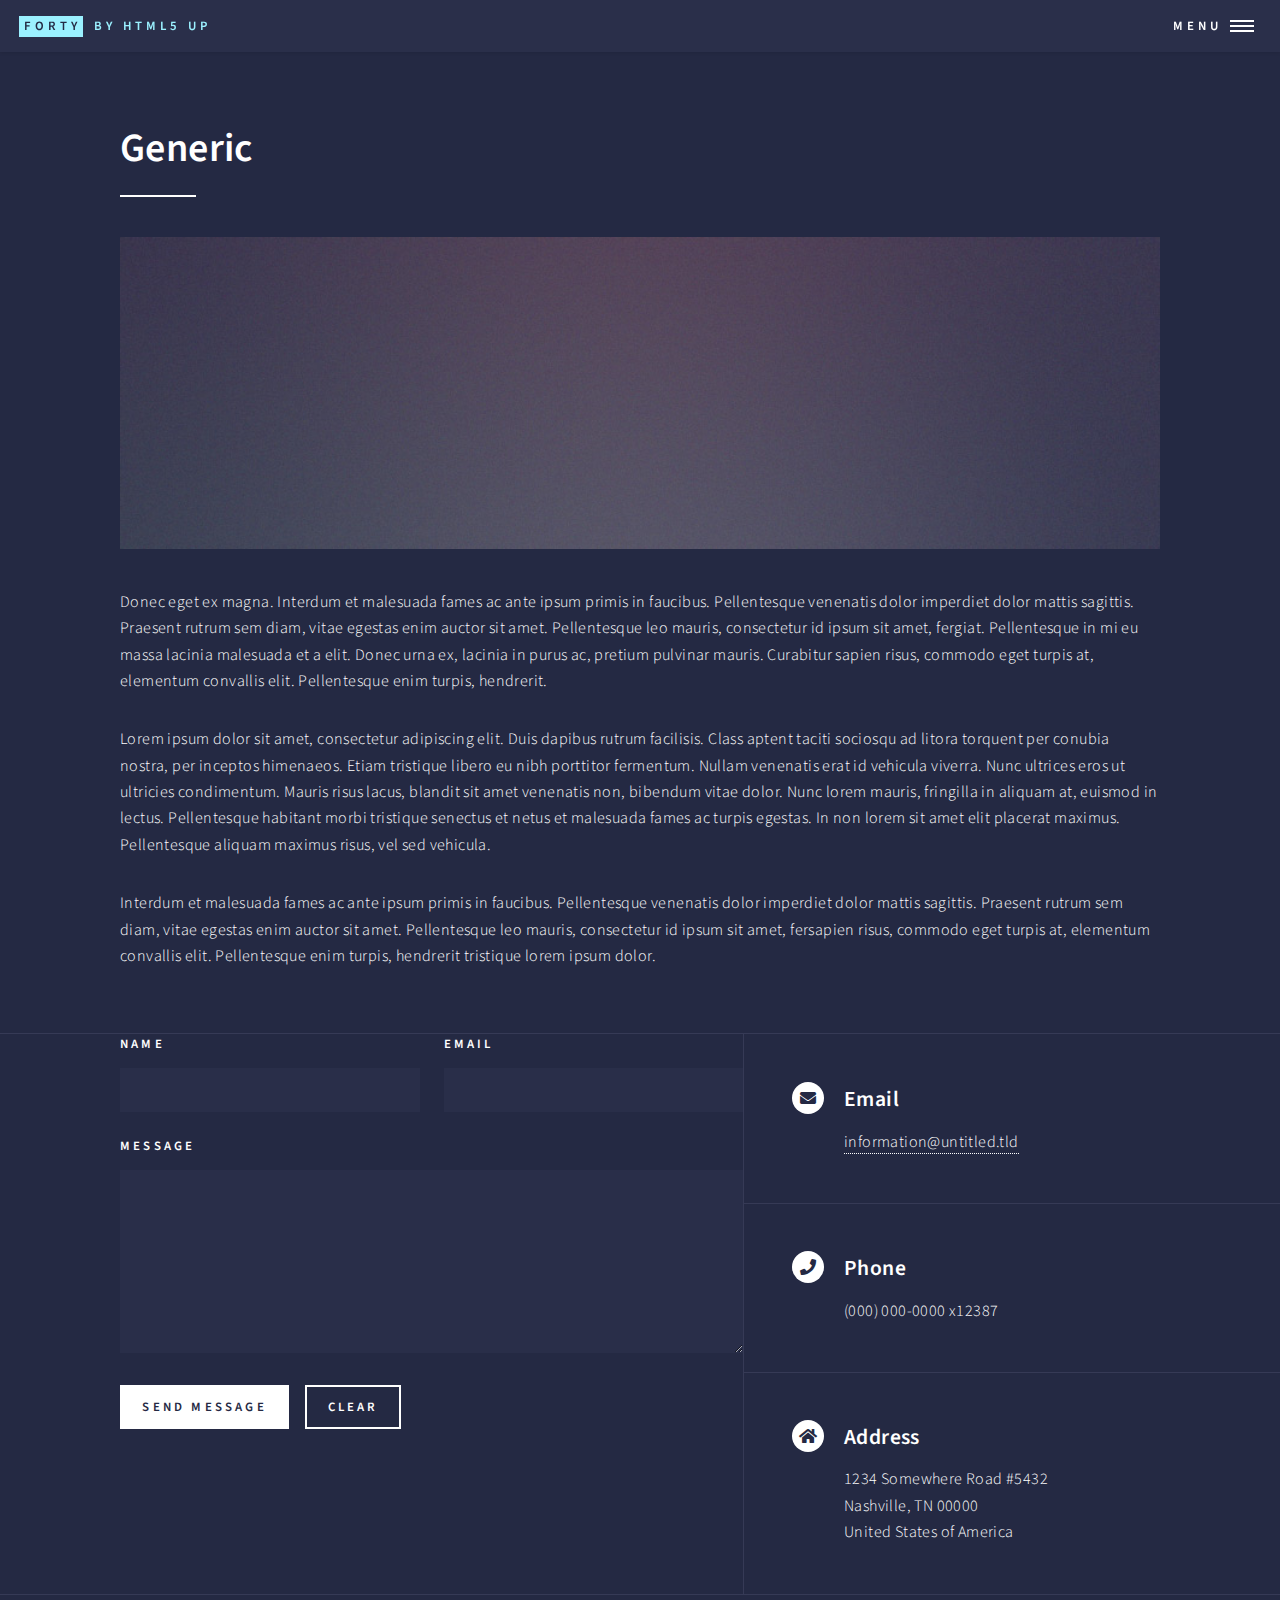
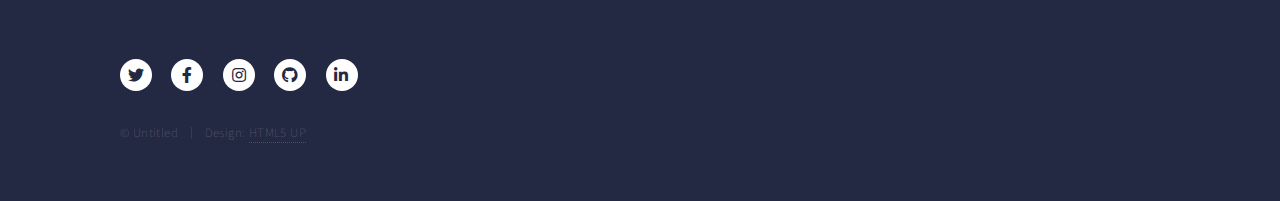
<file: generic.html>
<!DOCTYPE HTML>
<!--
	Forty by HTML5 UP
	html5up.net | @ajlkn
	Free for personal and commercial use under the CCA 3.0 license (html5up.net/license)
-->
<html>
	<head>
		<title>Generic - Forty by HTML5 UP</title>
		<meta charset="utf-8" />
		<meta name="viewport" content="width=device-width, initial-scale=1, user-scalable=no" />
		<link rel="stylesheet" href="assets/css/main.css" />
		<noscript><link rel="stylesheet" href="assets/css/noscript.css" /></noscript>
	</head>
	<body class="is-preload">

		<!-- Wrapper -->
			<div id="wrapper">

				<!-- Header -->
					<header id="header">
						<a href="index.html" class="logo"><strong>Forty</strong> <span>by HTML5 UP</span></a>
						<nav>
							<a href="#menu">Menu</a>
						</nav>
					</header>

				<!-- Menu -->
					<nav id="menu">
						<ul class="links">
							<li><a href="index.html">Home</a></li>
							<li><a href="landing.html">Landing</a></li>
							<li><a href="generic.html">Generic</a></li>
							<li><a href="elements.html">Elements</a></li>
						</ul>
						<ul class="actions stacked">
							<li><a href="#" class="button primary fit">Get Started</a></li>
							<li><a href="#" class="button fit">Log In</a></li>
						</ul>
					</nav>

				<!-- Main -->
					<div id="main" class="alt">

						<!-- One -->
							<section id="one">
								<div class="inner">
									<header class="major">
										<h1>Generic</h1>
									</header>
									<span class="image main"><img src="images/pic11.jpg" alt="" /></span>
									<p>Donec eget ex magna. Interdum et malesuada fames ac ante ipsum primis in faucibus. Pellentesque venenatis dolor imperdiet dolor mattis sagittis. Praesent rutrum sem diam, vitae egestas enim auctor sit amet. Pellentesque leo mauris, consectetur id ipsum sit amet, fergiat. Pellentesque in mi eu massa lacinia malesuada et a elit. Donec urna ex, lacinia in purus ac, pretium pulvinar mauris. Curabitur sapien risus, commodo eget turpis at, elementum convallis elit. Pellentesque enim turpis, hendrerit.</p>
									<p>Lorem ipsum dolor sit amet, consectetur adipiscing elit. Duis dapibus rutrum facilisis. Class aptent taciti sociosqu ad litora torquent per conubia nostra, per inceptos himenaeos. Etiam tristique libero eu nibh porttitor fermentum. Nullam venenatis erat id vehicula viverra. Nunc ultrices eros ut ultricies condimentum. Mauris risus lacus, blandit sit amet venenatis non, bibendum vitae dolor. Nunc lorem mauris, fringilla in aliquam at, euismod in lectus. Pellentesque habitant morbi tristique senectus et netus et malesuada fames ac turpis egestas. In non lorem sit amet elit placerat maximus. Pellentesque aliquam maximus risus, vel sed vehicula.</p>
									<p>Interdum et malesuada fames ac ante ipsum primis in faucibus. Pellentesque venenatis dolor imperdiet dolor mattis sagittis. Praesent rutrum sem diam, vitae egestas enim auctor sit amet. Pellentesque leo mauris, consectetur id ipsum sit amet, fersapien risus, commodo eget turpis at, elementum convallis elit. Pellentesque enim turpis, hendrerit tristique lorem ipsum dolor.</p>
								</div>
							</section>

					</div>

				<!-- Contact -->
					<section id="contact">
						<div class="inner">
							<section>
								<form method="post" action="#">
									<div class="fields">
										<div class="field half">
											<label for="name">Name</label>
											<input type="text" name="name" id="name" />
										</div>
										<div class="field half">
											<label for="email">Email</label>
											<input type="text" name="email" id="email" />
										</div>
										<div class="field">
											<label for="message">Message</label>
											<textarea name="message" id="message" rows="6"></textarea>
										</div>
									</div>
									<ul class="actions">
										<li><input type="submit" value="Send Message" class="primary" /></li>
										<li><input type="reset" value="Clear" /></li>
									</ul>
								</form>
							</section>
							<section class="split">
								<section>
									<div class="contact-method">
										<span class="icon solid alt fa-envelope"></span>
										<h3>Email</h3>
										<a href="#">information@untitled.tld</a>
									</div>
								</section>
								<section>
									<div class="contact-method">
										<span class="icon solid alt fa-phone"></span>
										<h3>Phone</h3>
										<span>(000) 000-0000 x12387</span>
									</div>
								</section>
								<section>
									<div class="contact-method">
										<span class="icon solid alt fa-home"></span>
										<h3>Address</h3>
										<span>1234 Somewhere Road #5432<br />
										Nashville, TN 00000<br />
										United States of America</span>
									</div>
								</section>
							</section>
						</div>
					</section>

				<!-- Footer -->
					<footer id="footer">
						<div class="inner">
							<ul class="icons">
								<li><a href="#" class="icon brands alt fa-twitter"><span class="label">Twitter</span></a></li>
								<li><a href="#" class="icon brands alt fa-facebook-f"><span class="label">Facebook</span></a></li>
								<li><a href="#" class="icon brands alt fa-instagram"><span class="label">Instagram</span></a></li>
								<li><a href="#" class="icon brands alt fa-github"><span class="label">GitHub</span></a></li>
								<li><a href="#" class="icon brands alt fa-linkedin-in"><span class="label">LinkedIn</span></a></li>
							</ul>
							<ul class="copyright">
								<li>&copy; Untitled</li><li>Design: <a href="https://html5up.net">HTML5 UP</a></li>
							</ul>
						</div>
					</footer>

			</div>

		<!-- Scripts -->
			<script src="assets/js/jquery.min.js"></script>
			<script src="assets/js/jquery.scrolly.min.js"></script>
			<script src="assets/js/jquery.scrollex.min.js"></script>
			<script src="assets/js/browser.min.js"></script>
			<script src="assets/js/breakpoints.min.js"></script>
			<script src="assets/js/util.js"></script>
			<script src="assets/js/main.js"></script>

	</body>
</html>
</file>
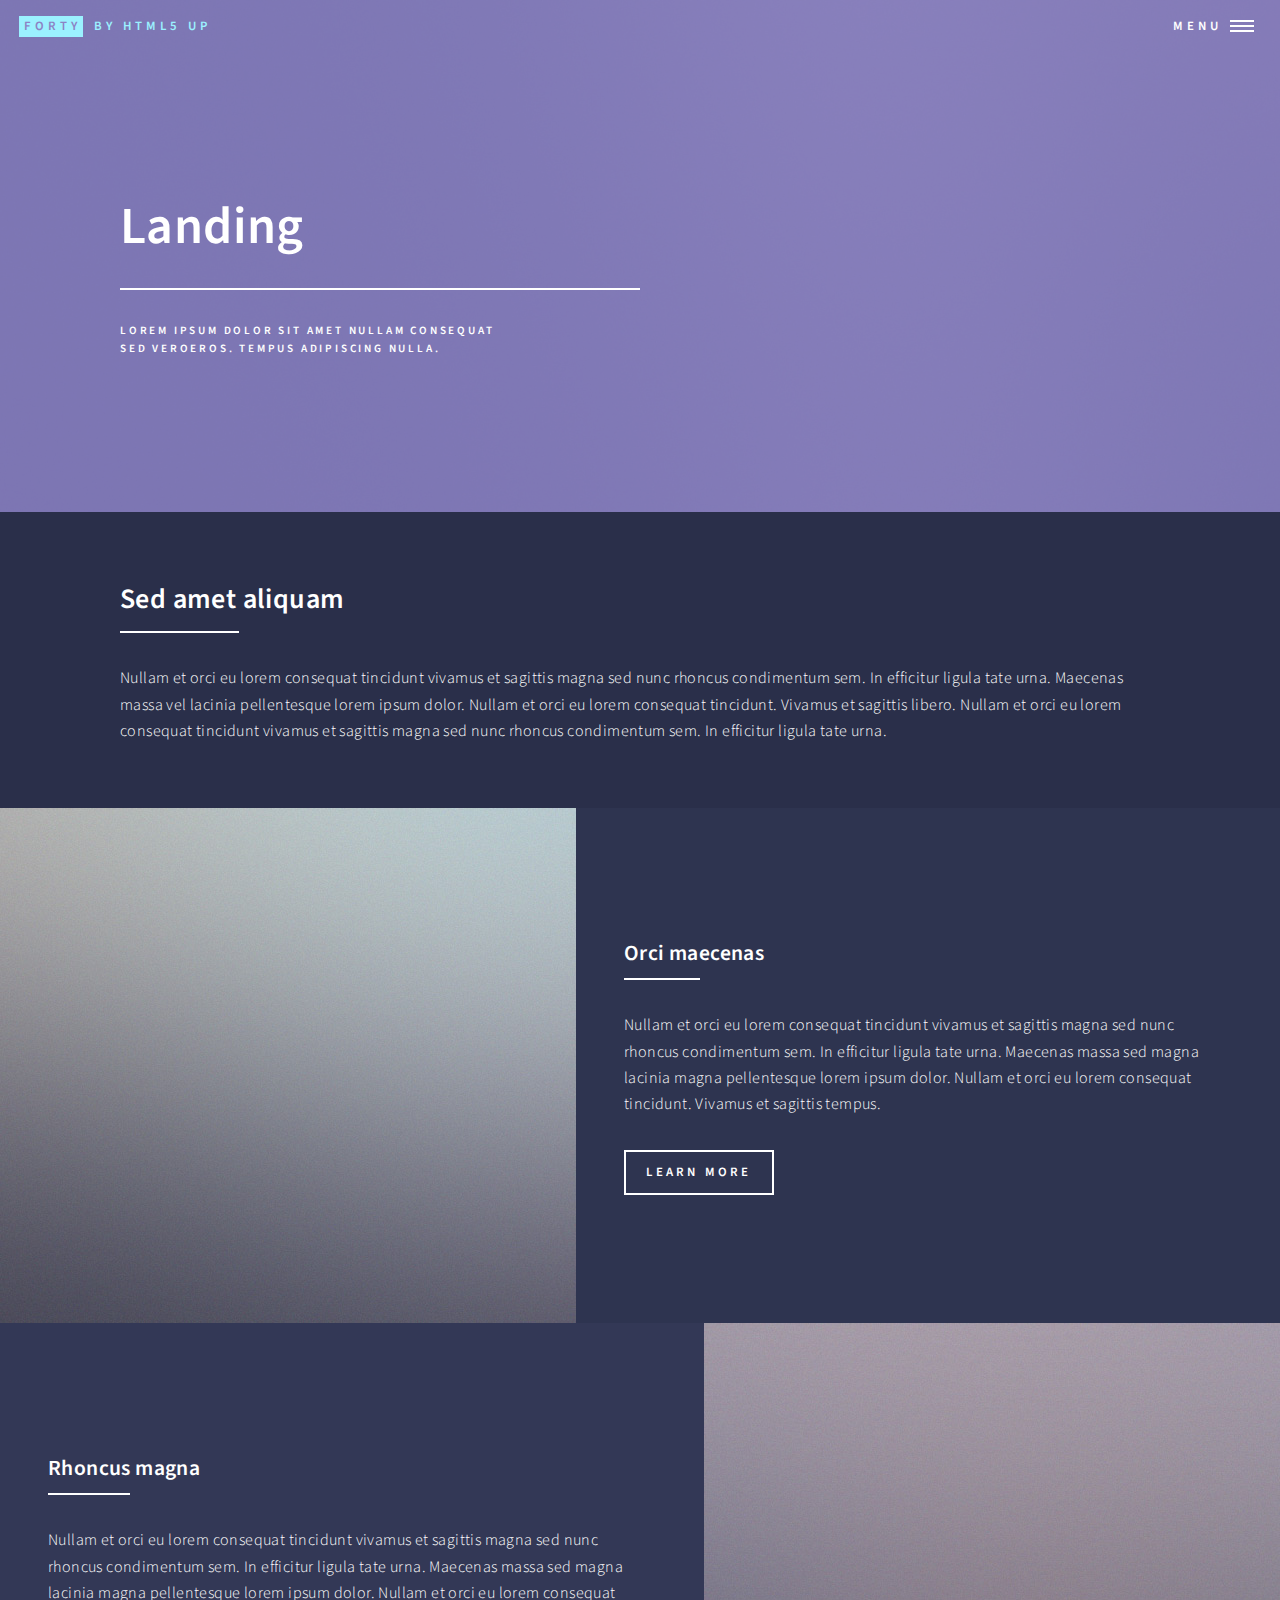
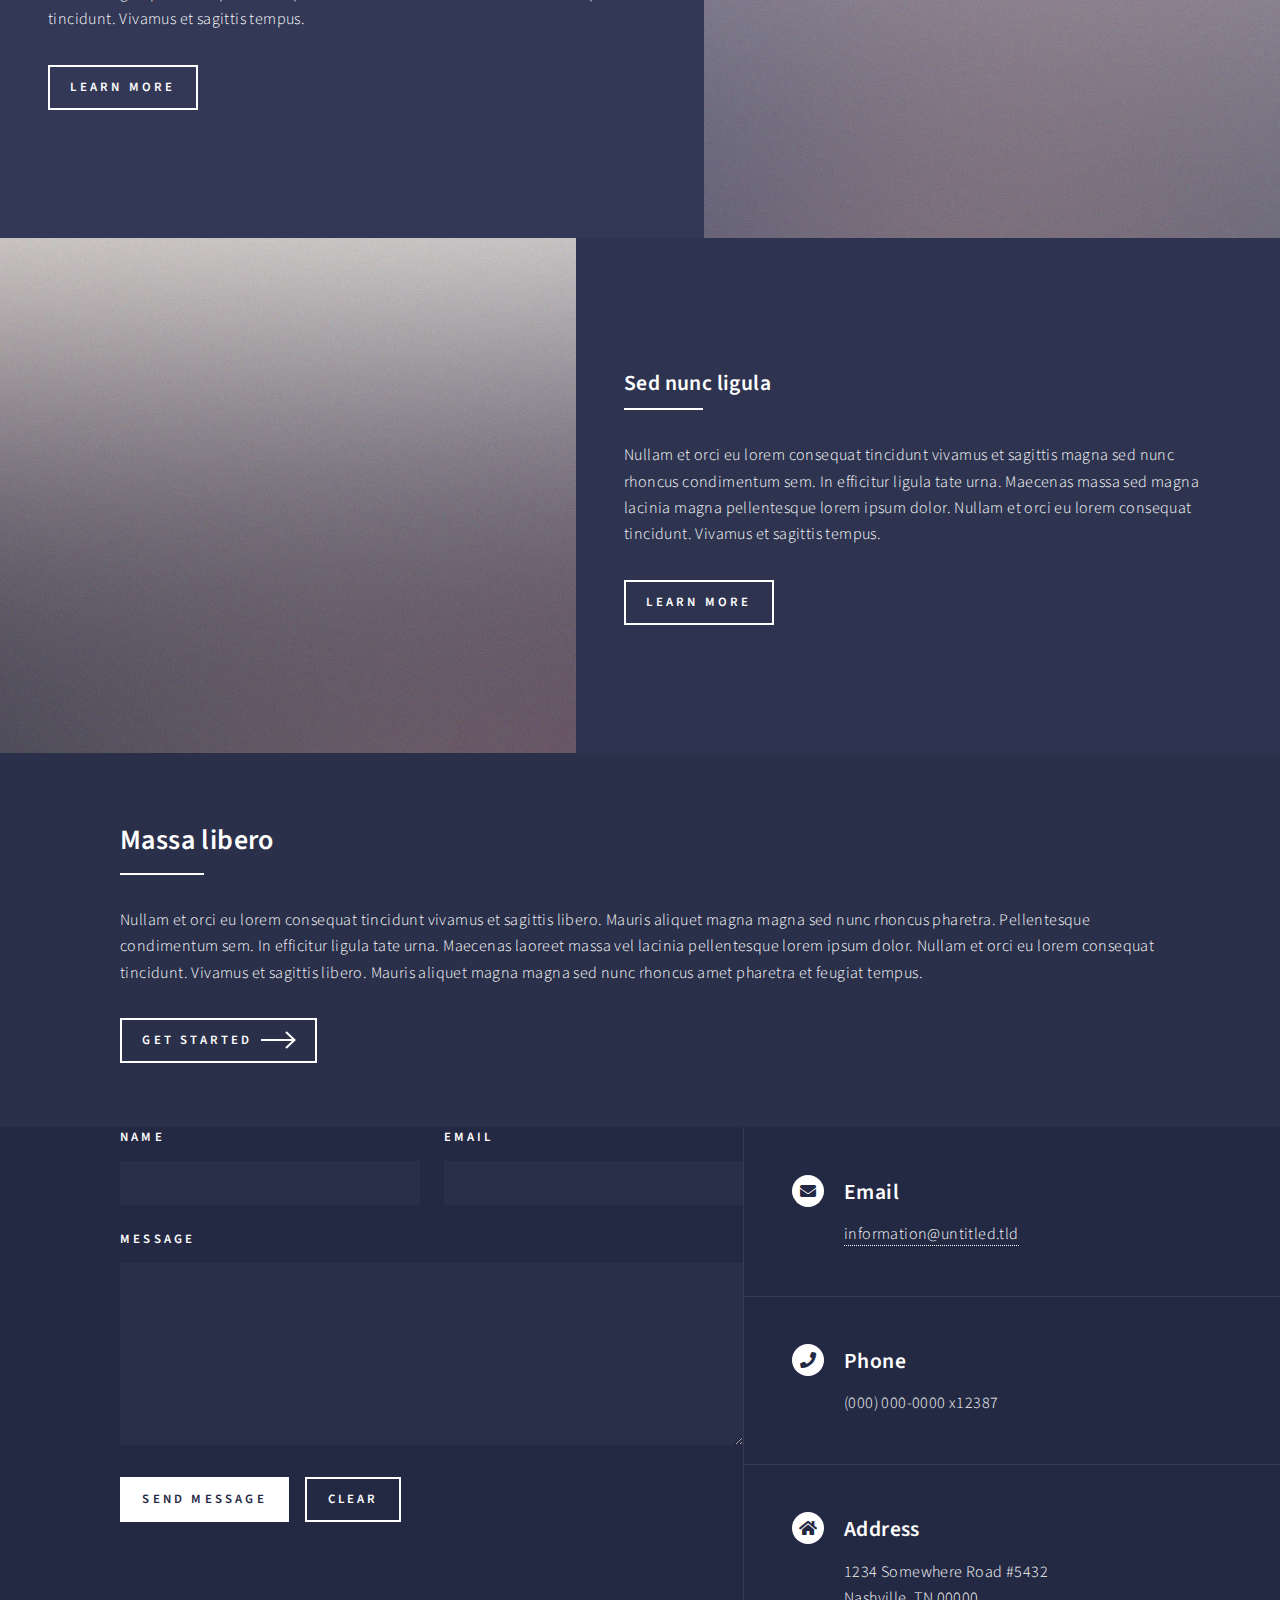
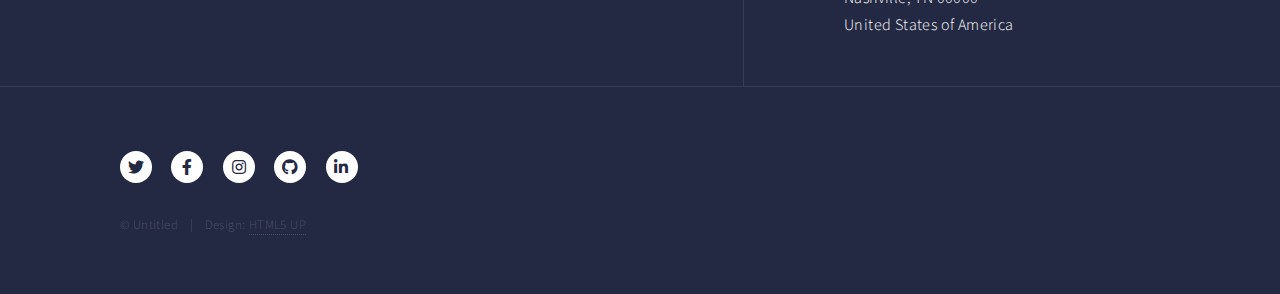
<file: landing.html>
<!DOCTYPE HTML>
<!--
	Forty by HTML5 UP
	html5up.net | @ajlkn
	Free for personal and commercial use under the CCA 3.0 license (html5up.net/license)
-->
<html>
	<head>
		<title>Landing - Forty by HTML5 UP</title>
		<meta charset="utf-8" />
		<meta name="viewport" content="width=device-width, initial-scale=1, user-scalable=no" />
		<link rel="stylesheet" href="assets/css/main.css" />
		<noscript><link rel="stylesheet" href="assets/css/noscript.css" /></noscript>
	</head>
	<body class="is-preload">

		<!-- Wrapper -->
			<div id="wrapper">

				<!-- Header -->
				<!-- Note: The "styleN" class below should match that of the banner element. -->
					<header id="header" class="alt style2">
						<a href="index.html" class="logo"><strong>Forty</strong> <span>by HTML5 UP</span></a>
						<nav>
							<a href="#menu">Menu</a>
						</nav>
					</header>

				<!-- Menu -->
					<nav id="menu">
						<ul class="links">
							<li><a href="index.html">Home</a></li>
							<li><a href="landing.html">Landing</a></li>
							<li><a href="generic.html">Generic</a></li>
							<li><a href="elements.html">Elements</a></li>
						</ul>
						<ul class="actions stacked">
							<li><a href="#" class="button primary fit">Get Started</a></li>
							<li><a href="#" class="button fit">Log In</a></li>
						</ul>
					</nav>

				<!-- Banner -->
				<!-- Note: The "styleN" class below should match that of the header element. -->
					<section id="banner" class="style2">
						<div class="inner">
							<span class="image">
								<img src="images/pic07.jpg" alt="" />
							</span>
							<header class="major">
								<h1>Landing</h1>
							</header>
							<div class="content">
								<p>Lorem ipsum dolor sit amet nullam consequat<br />
								sed veroeros. tempus adipiscing nulla.</p>
							</div>
						</div>
					</section>

				<!-- Main -->
					<div id="main">

						<!-- One -->
							<section id="one">
								<div class="inner">
									<header class="major">
										<h2>Sed amet aliquam</h2>
									</header>
									<p>Nullam et orci eu lorem consequat tincidunt vivamus et sagittis magna sed nunc rhoncus condimentum sem. In efficitur ligula tate urna. Maecenas massa vel lacinia pellentesque lorem ipsum dolor. Nullam et orci eu lorem consequat tincidunt. Vivamus et sagittis libero. Nullam et orci eu lorem consequat tincidunt vivamus et sagittis magna sed nunc rhoncus condimentum sem. In efficitur ligula tate urna.</p>
								</div>
							</section>

						<!-- Two -->
							<section id="two" class="spotlights">
								<section>
									<a href="generic.html" class="image">
										<img src="images/pic08.jpg" alt="" data-position="center center" />
									</a>
									<div class="content">
										<div class="inner">
											<header class="major">
												<h3>Orci maecenas</h3>
											</header>
											<p>Nullam et orci eu lorem consequat tincidunt vivamus et sagittis magna sed nunc rhoncus condimentum sem. In efficitur ligula tate urna. Maecenas massa sed magna lacinia magna pellentesque lorem ipsum dolor. Nullam et orci eu lorem consequat tincidunt. Vivamus et sagittis tempus.</p>
											<ul class="actions">
												<li><a href="generic.html" class="button">Learn more</a></li>
											</ul>
										</div>
									</div>
								</section>
								<section>
									<a href="generic.html" class="image">
										<img src="images/pic09.jpg" alt="" data-position="top center" />
									</a>
									<div class="content">
										<div class="inner">
											<header class="major">
												<h3>Rhoncus magna</h3>
											</header>
											<p>Nullam et orci eu lorem consequat tincidunt vivamus et sagittis magna sed nunc rhoncus condimentum sem. In efficitur ligula tate urna. Maecenas massa sed magna lacinia magna pellentesque lorem ipsum dolor. Nullam et orci eu lorem consequat tincidunt. Vivamus et sagittis tempus.</p>
											<ul class="actions">
												<li><a href="generic.html" class="button">Learn more</a></li>
											</ul>
										</div>
									</div>
								</section>
								<section>
									<a href="generic.html" class="image">
										<img src="images/pic10.jpg" alt="" data-position="25% 25%" />
									</a>
									<div class="content">
										<div class="inner">
											<header class="major">
												<h3>Sed nunc ligula</h3>
											</header>
											<p>Nullam et orci eu lorem consequat tincidunt vivamus et sagittis magna sed nunc rhoncus condimentum sem. In efficitur ligula tate urna. Maecenas massa sed magna lacinia magna pellentesque lorem ipsum dolor. Nullam et orci eu lorem consequat tincidunt. Vivamus et sagittis tempus.</p>
											<ul class="actions">
												<li><a href="generic.html" class="button">Learn more</a></li>
											</ul>
										</div>
									</div>
								</section>
							</section>

						<!-- Three -->
							<section id="three">
								<div class="inner">
									<header class="major">
										<h2>Massa libero</h2>
									</header>
									<p>Nullam et orci eu lorem consequat tincidunt vivamus et sagittis libero. Mauris aliquet magna magna sed nunc rhoncus pharetra. Pellentesque condimentum sem. In efficitur ligula tate urna. Maecenas laoreet massa vel lacinia pellentesque lorem ipsum dolor. Nullam et orci eu lorem consequat tincidunt. Vivamus et sagittis libero. Mauris aliquet magna magna sed nunc rhoncus amet pharetra et feugiat tempus.</p>
									<ul class="actions">
										<li><a href="generic.html" class="button next">Get Started</a></li>
									</ul>
								</div>
							</section>

					</div>

				<!-- Contact -->
					<section id="contact">
						<div class="inner">
							<section>
								<form method="post" action="#">
									<div class="fields">
										<div class="field half">
											<label for="name">Name</label>
											<input type="text" name="name" id="name" />
										</div>
										<div class="field half">
											<label for="email">Email</label>
											<input type="text" name="email" id="email" />
										</div>
										<div class="field">
											<label for="message">Message</label>
											<textarea name="message" id="message" rows="6"></textarea>
										</div>
									</div>
									<ul class="actions">
										<li><input type="submit" value="Send Message" class="primary" /></li>
										<li><input type="reset" value="Clear" /></li>
									</ul>
								</form>
							</section>
							<section class="split">
								<section>
									<div class="contact-method">
										<span class="icon solid alt fa-envelope"></span>
										<h3>Email</h3>
										<a href="#">information@untitled.tld</a>
									</div>
								</section>
								<section>
									<div class="contact-method">
										<span class="icon solid alt fa-phone"></span>
										<h3>Phone</h3>
										<span>(000) 000-0000 x12387</span>
									</div>
								</section>
								<section>
									<div class="contact-method">
										<span class="icon solid alt fa-home"></span>
										<h3>Address</h3>
										<span>1234 Somewhere Road #5432<br />
										Nashville, TN 00000<br />
										United States of America</span>
									</div>
								</section>
							</section>
						</div>
					</section>

				<!-- Footer -->
					<footer id="footer">
						<div class="inner">
							<ul class="icons">
								<li><a href="#" class="icon brands alt fa-twitter"><span class="label">Twitter</span></a></li>
								<li><a href="#" class="icon brands alt fa-facebook-f"><span class="label">Facebook</span></a></li>
								<li><a href="#" class="icon brands alt fa-instagram"><span class="label">Instagram</span></a></li>
								<li><a href="#" class="icon brands alt fa-github"><span class="label">GitHub</span></a></li>
								<li><a href="#" class="icon brands alt fa-linkedin-in"><span class="label">LinkedIn</span></a></li>
							</ul>
							<ul class="copyright">
								<li>&copy; Untitled</li><li>Design: <a href="https://html5up.net">HTML5 UP</a></li>
							</ul>
						</div>
					</footer>

			</div>

		<!-- Scripts -->
			<script src="assets/js/jquery.min.js"></script>
			<script src="assets/js/jquery.scrolly.min.js"></script>
			<script src="assets/js/jquery.scrollex.min.js"></script>
			<script src="assets/js/browser.min.js"></script>
			<script src="assets/js/breakpoints.min.js"></script>
			<script src="assets/js/util.js"></script>
			<script src="assets/js/main.js"></script>

	</body>
</html>
</file>
<file: assets/css/noscript.css>
/*
	Forty by HTML5 UP
	html5up.net | @ajlkn
	Free for personal and commercial use under the CCA 3.0 license (html5up.net/license)
*/

/* Banner */

	body.is-preload #banner:after {
		opacity: 0.85;
	}

	body.is-preload #banner > .inner {
		-moz-filter: none;
		-webkit-filter: none;
		-ms-filter: none;
		filter: none;
		-moz-transform: none;
		-webkit-transform: none;
		-ms-transform: none;
		transform: none;
		opacity: 1;
	}
</file>
<file: html5up-forty/assets/css/noscript.css>
/*
	Forty by HTML5 UP
	html5up.net | @ajlkn
	Free for personal and commercial use under the CCA 3.0 license (html5up.net/license)
*/

/* Banner */

	body.is-preload #banner:after {
		opacity: 0.85;
	}

	body.is-preload #banner > .inner {
		-moz-filter: none;
		-webkit-filter: none;
		-ms-filter: none;
		filter: none;
		-moz-transform: none;
		-webkit-transform: none;
		-ms-transform: none;
		transform: none;
		opacity: 1;
	}
</file>
<file: assets/css/main.css>
@import url(fontawesome-all.min.css);
@import url("https://fonts.googleapis.com/css?family=Source+Sans+Pro:300,300italic,600,600italic");

/*
	Forty by HTML5 UP
	html5up.net | @ajlkn
	Free for personal and commercial use under the CCA 3.0 license (html5up.net/license)
*/

html, body, div, span, applet, object,
iframe, h1, h2, h3, h4, h5, h6, p, blockquote,
pre, a, abbr, acronym, address, big, cite,
code, del, dfn, em, img, ins, kbd, q, s, samp,
small, strike, strong, sub, sup, tt, var, b,
u, i, center, dl, dt, dd, ol, ul, li, fieldset,
form, label, legend, table, caption, tbody,
tfoot, thead, tr, th, td, article, aside,
canvas, details, embed, figure, figcaption,
footer, header, hgroup, menu, nav, output, ruby,
section, summary, time, mark, audio, video {
	margin: 0;
	padding: 0;
	border: 0;
	font-size: 100%;
	font: inherit;
	vertical-align: baseline;}

article, aside, details, figcaption, figure,
footer, header, hgroup, menu, nav, section {
	display: block;}

body {
	line-height: 1;
}

ol, ul {
	list-style: none;
}

blockquote, q {
	quotes: none;
}

	blockquote:before, blockquote:after, q:before, q:after {
		content: '';
		content: none;
	}

table {
	border-collapse: collapse;
	border-spacing: 0;
}

body {
	-webkit-text-size-adjust: none;
}

mark {
	background-color: transparent;
	color: inherit;
}

input::-moz-focus-inner {
	border: 0;
	padding: 0;
}

input, select, textarea {
	-moz-appearance: none;
	-webkit-appearance: none;
	-ms-appearance: none;
	appearance: none;
}

/* Basic */

	@-ms-viewport {
		width: device-width;
	}

	body {
		-ms-overflow-style: scrollbar;
	}

	@media screen and (max-width: 480px) {

		html, body {
			min-width: 320px;
		}

	}

	html {
		box-sizing: border-box;
	}

	*, *:before, *:after {
		box-sizing: inherit;
	}

	body {
		background: #242943;
	}

		body.is-preload *, body.is-preload *:before, body.is-preload *:after {
			-moz-animation: none !important;
			-webkit-animation: none !important;
			-ms-animation: none !important;
			animation: none !important;
			-moz-transition: none !important;
			-webkit-transition: none !important;
			-ms-transition: none !important;
			transition: none !important;
		}

/* Type */

	body, input, select, textarea {
		color: #ffffff;
		font-family: "Source Sans Pro", Helvetica, sans-serif;
		font-size: 17pt;
		font-weight: 300;
		letter-spacing: 0.025em;
		line-height: 1.65;
	}

		@media screen and (max-width: 1680px) {

			body, input, select, textarea {
				font-size: 14pt;
			}

		}

		@media screen and (max-width: 1280px) {

			body, input, select, textarea {
				font-size: 12pt;
			}

		}

		@media screen and (max-width: 360px) {

			body, input, select, textarea {
				font-size: 11pt;
			}

		}

	a {
		-moz-transition: color 0.2s ease-in-out, border-bottom-color 0.2s ease-in-out;
		-webkit-transition: color 0.2s ease-in-out, border-bottom-color 0.2s ease-in-out;
		-ms-transition: color 0.2s ease-in-out, border-bottom-color 0.2s ease-in-out;
		transition: color 0.2s ease-in-out, border-bottom-color 0.2s ease-in-out;
		border-bottom: dotted 1px;
		color: inherit;
		text-decoration: none;
	}

		a:hover {
			border-bottom-color: transparent;
			color: #9bf1ff !important;
		}

		a:active {
			color: #53e3fb !important;
		}

	strong, b {
		color: #ffffff;
		font-weight: 600;
	}

	em, i {
		font-style: italic;
	}

	p {
		margin: 0 0 2em 0;
	}

	h1, h2, h3, h4, h5, h6 {
		color: #ffffff;
		font-weight: 600;
		line-height: 1.65;
		margin: 0 0 1em 0;
	}

		h1 a, h2 a, h3 a, h4 a, h5 a, h6 a {
			color: inherit;
			border-bottom: 0;
		}

	h1 {
		font-size: 2.5em;
	}

	h2 {
		font-size: 1.75em;
	}

	h3 {
		font-size: 1.35em;
	}

	h4 {
		font-size: 1.1em;
	}

	h5 {
		font-size: 0.9em;
	}

	h6 {
		font-size: 0.7em;
	}

	@media screen and (max-width: 736px) {

		h1 {
			font-size: 2em;
		}

		h2 {
			font-size: 1.5em;
		}

		h3 {
			font-size: 1.25em;
		}

	}

	sub {
		font-size: 0.8em;
		position: relative;
		top: 0.5em;
	}

	sup {
		font-size: 0.8em;
		position: relative;
		top: -0.5em;
	}

	blockquote {
		border-left: solid 4px rgba(212, 212, 255, 0.1);
		font-style: italic;
		margin: 0 0 2em 0;
		padding: 0.5em 0 0.5em 2em;
	}

	code {
		background: rgba(212, 212, 255, 0.035);
		font-family: "Courier New", monospace;
		font-size: 0.9em;
		margin: 0 0.25em;
		padding: 0.25em 0.65em;
	}

	pre {
		-webkit-overflow-scrolling: touch;
		font-family: "Courier New", monospace;
		font-size: 0.9em;
		margin: 0 0 2em 0;
	}

		pre code {
			display: block;
			line-height: 1.75;
			padding: 1em 1.5em;
			overflow-x: auto;
		}

	hr {
		border: 0;
		border-bottom: solid 1px rgba(212, 212, 255, 0.1);
		margin: 2em 0;
	}

		hr.major {
			margin: 3em 0;
		}

	.align-left {
		text-align: left;
	}

	.align-center {
		text-align: center;
	}

	.align-right {
		text-align: right;
	}

/* Row */

	.row {
		display: flex;
		flex-wrap: wrap;
		box-sizing: border-box;
		align-items: stretch;
	}

		.row > * {
			box-sizing: border-box;
		}

		.row.gtr-uniform > * > :last-child {
			margin-bottom: 0;
		}

		.row.aln-left {
			justify-content: flex-start;
		}

		.row.aln-center {
			justify-content: center;
		}

		.row.aln-right {
			justify-content: flex-end;
		}

		.row.aln-top {
			align-items: flex-start;
		}

		.row.aln-middle {
			align-items: center;
		}

		.row.aln-bottom {
			align-items: flex-end;
		}

		.row > .imp {
			order: -1;
		}

		.row > .col-1 {
			width: 8.33333%;
		}

		.row > .off-1 {
			margin-left: 8.33333%;
		}

		.row > .col-2 {
			width: 16.66667%;
		}

		.row > .off-2 {
			margin-left: 16.66667%;
		}

		.row > .col-3 {
			width: 25%;
		}

		.row > .off-3 {
			margin-left: 25%;
		}

		.row > .col-4 {
			width: 33.33333%;
		}

		.row > .off-4 {
			margin-left: 33.33333%;
		}

		.row > .col-5 {
			width: 41.66667%;
		}

		.row > .off-5 {
			margin-left: 41.66667%;
		}

		.row > .col-6 {
			width: 50%;
		}

		.row > .off-6 {
			margin-left: 50%;
		}

		.row > .col-7 {
			width: 58.33333%;
		}

		.row > .off-7 {
			margin-left: 58.33333%;
		}

		.row > .col-8 {
			width: 66.66667%;
		}

		.row > .off-8 {
			margin-left: 66.66667%;
		}

		.row > .col-9 {
			width: 75%;
		}

		.row > .off-9 {
			margin-left: 75%;
		}

		.row > .col-10 {
			width: 83.33333%;
		}

		.row > .off-10 {
			margin-left: 83.33333%;
		}

		.row > .col-11 {
			width: 91.66667%;
		}

		.row > .off-11 {
			margin-left: 91.66667%;
		}

		.row > .col-12 {
			width: 100%;
		}

		.row > .off-12 {
			margin-left: 100%;
		}

		.row.gtr-0 {
			margin-top: 0;
			margin-left: 0em;
		}

			.row.gtr-0 > * {
				padding: 0 0 0 0em;
			}

			.row.gtr-0.gtr-uniform {
				margin-top: 0em;
			}

				.row.gtr-0.gtr-uniform > * {
					padding-top: 0em;
				}

		.row.gtr-25 {
			margin-top: 0;
			margin-left: -0.5em;
		}

			.row.gtr-25 > * {
				padding: 0 0 0 0.5em;
			}

			.row.gtr-25.gtr-uniform {
				margin-top: -0.5em;
			}

				.row.gtr-25.gtr-uniform > * {
					padding-top: 0.5em;
				}

		.row.gtr-50 {
			margin-top: 0;
			margin-left: -1em;
		}

			.row.gtr-50 > * {
				padding: 0 0 0 1em;
			}

			.row.gtr-50.gtr-uniform {
				margin-top: -1em;
			}

				.row.gtr-50.gtr-uniform > * {
					padding-top: 1em;
				}

		.row {
			margin-top: 0;
			margin-left: -2em;
		}

			.row > * {
				padding: 0 0 0 2em;
			}

			.row.gtr-uniform {
				margin-top: -2em;
			}

				.row.gtr-uniform > * {
					padding-top: 2em;
				}

		.row.gtr-150 {
			margin-top: 0;
			margin-left: -3em;
		}

			.row.gtr-150 > * {
				padding: 0 0 0 3em;
			}

			.row.gtr-150.gtr-uniform {
				margin-top: -3em;
			}

				.row.gtr-150.gtr-uniform > * {
					padding-top: 3em;
				}

		.row.gtr-200 {
			margin-top: 0;
			margin-left: -4em;
		}

			.row.gtr-200 > * {
				padding: 0 0 0 4em;
			}

			.row.gtr-200.gtr-uniform {
				margin-top: -4em;
			}

				.row.gtr-200.gtr-uniform > * {
					padding-top: 4em;
				}

		@media screen and (max-width: 1680px) {

			.row {
				display: flex;
				flex-wrap: wrap;
				box-sizing: border-box;
				align-items: stretch;
			}

				.row > * {
					box-sizing: border-box;
				}

				.row.gtr-uniform > * > :last-child {
					margin-bottom: 0;
				}

				.row.aln-left {
					justify-content: flex-start;
				}

				.row.aln-center {
					justify-content: center;
				}

				.row.aln-right {
					justify-content: flex-end;
				}

				.row.aln-top {
					align-items: flex-start;
				}

				.row.aln-middle {
					align-items: center;
				}

				.row.aln-bottom {
					align-items: flex-end;
				}

				.row > .imp-xlarge {
					order: -1;
				}

				.row > .col-1-xlarge {
					width: 8.33333%;
				}

				.row > .off-1-xlarge {
					margin-left: 8.33333%;
				}

				.row > .col-2-xlarge {
					width: 16.66667%;
				}

				.row > .off-2-xlarge {
					margin-left: 16.66667%;
				}

				.row > .col-3-xlarge {
					width: 25%;
				}

				.row > .off-3-xlarge {
					margin-left: 25%;
				}

				.row > .col-4-xlarge {
					width: 33.33333%;
				}

				.row > .off-4-xlarge {
					margin-left: 33.33333%;
				}

				.row > .col-5-xlarge {
					width: 41.66667%;
				}

				.row > .off-5-xlarge {
					margin-left: 41.66667%;
				}

				.row > .col-6-xlarge {
					width: 50%;
				}

				.row > .off-6-xlarge {
					margin-left: 50%;
				}

				.row > .col-7-xlarge {
					width: 58.33333%;
				}

				.row > .off-7-xlarge {
					margin-left: 58.33333%;
				}

				.row > .col-8-xlarge {
					width: 66.66667%;
				}

				.row > .off-8-xlarge {
					margin-left: 66.66667%;
				}

				.row > .col-9-xlarge {
					width: 75%;
				}

				.row > .off-9-xlarge {
					margin-left: 75%;
				}

				.row > .col-10-xlarge {
					width: 83.33333%;
				}

				.row > .off-10-xlarge {
					margin-left: 83.33333%;
				}

				.row > .col-11-xlarge {
					width: 91.66667%;
				}

				.row > .off-11-xlarge {
					margin-left: 91.66667%;
				}

				.row > .col-12-xlarge {
					width: 100%;
				}

				.row > .off-12-xlarge {
					margin-left: 100%;
				}

				.row.gtr-0 {
					margin-top: 0;
					margin-left: 0em;
				}

					.row.gtr-0 > * {
						padding: 0 0 0 0em;
					}

					.row.gtr-0.gtr-uniform {
						margin-top: 0em;
					}

						.row.gtr-0.gtr-uniform > * {
							padding-top: 0em;
						}

				.row.gtr-25 {
					margin-top: 0;
					margin-left: -0.5em;
				}

					.row.gtr-25 > * {
						padding: 0 0 0 0.5em;
					}

					.row.gtr-25.gtr-uniform {
						margin-top: -0.5em;
					}

						.row.gtr-25.gtr-uniform > * {
							padding-top: 0.5em;
						}

				.row.gtr-50 {
					margin-top: 0;
					margin-left: -1em;
				}

					.row.gtr-50 > * {
						padding: 0 0 0 1em;
					}

					.row.gtr-50.gtr-uniform {
						margin-top: -1em;
					}

						.row.gtr-50.gtr-uniform > * {
							padding-top: 1em;
						}

				.row {
					margin-top: 0;
					margin-left: -2em;
				}

					.row > * {
						padding: 0 0 0 2em;
					}

					.row.gtr-uniform {
						margin-top: -2em;
					}

						.row.gtr-uniform > * {
							padding-top: 2em;
						}

				.row.gtr-150 {
					margin-top: 0;
					margin-left: -3em;
				}

					.row.gtr-150 > * {
						padding: 0 0 0 3em;
					}

					.row.gtr-150.gtr-uniform {
						margin-top: -3em;
					}

						.row.gtr-150.gtr-uniform > * {
							padding-top: 3em;
						}

				.row.gtr-200 {
					margin-top: 0;
					margin-left: -4em;
				}

					.row.gtr-200 > * {
						padding: 0 0 0 4em;
					}

					.row.gtr-200.gtr-uniform {
						margin-top: -4em;
					}

						.row.gtr-200.gtr-uniform > * {
							padding-top: 4em;
						}

		}

		@media screen and (max-width: 1280px) {

			.row {
				display: flex;
				flex-wrap: wrap;
				box-sizing: border-box;
				align-items: stretch;
			}

				.row > * {
					box-sizing: border-box;
				}

				.row.gtr-uniform > * > :last-child {
					margin-bottom: 0;
				}

				.row.aln-left {
					justify-content: flex-start;
				}

				.row.aln-center {
					justify-content: center;
				}

				.row.aln-right {
					justify-content: flex-end;
				}

				.row.aln-top {
					align-items: flex-start;
				}

				.row.aln-middle {
					align-items: center;
				}

				.row.aln-bottom {
					align-items: flex-end;
				}

				.row > .imp-large {
					order: -1;
				}

				.row > .col-1-large {
					width: 8.33333%;
				}

				.row > .off-1-large {
					margin-left: 8.33333%;
				}

				.row > .col-2-large {
					width: 16.66667%;
				}

				.row > .off-2-large {
					margin-left: 16.66667%;
				}

				.row > .col-3-large {
					width: 25%;
				}

				.row > .off-3-large {
					margin-left: 25%;
				}

				.row > .col-4-large {
					width: 33.33333%;
				}

				.row > .off-4-large {
					margin-left: 33.33333%;
				}

				.row > .col-5-large {
					width: 41.66667%;
				}

				.row > .off-5-large {
					margin-left: 41.66667%;
				}

				.row > .col-6-large {
					width: 50%;
				}

				.row > .off-6-large {
					margin-left: 50%;
				}

				.row > .col-7-large {
					width: 58.33333%;
				}

				.row > .off-7-large {
					margin-left: 58.33333%;
				}

				.row > .col-8-large {
					width: 66.66667%;
				}

				.row > .off-8-large {
					margin-left: 66.66667%;
				}

				.row > .col-9-large {
					width: 75%;
				}

				.row > .off-9-large {
					margin-left: 75%;
				}

				.row > .col-10-large {
					width: 83.33333%;
				}

				.row > .off-10-large {
					margin-left: 83.33333%;
				}

				.row > .col-11-large {
					width: 91.66667%;
				}

				.row > .off-11-large {
					margin-left: 91.66667%;
				}

				.row > .col-12-large {
					width: 100%;
				}

				.row > .off-12-large {
					margin-left: 100%;
				}

				.row.gtr-0 {
					margin-top: 0;
					margin-left: 0em;
				}

					.row.gtr-0 > * {
						padding: 0 0 0 0em;
					}

					.row.gtr-0.gtr-uniform {
						margin-top: 0em;
					}

						.row.gtr-0.gtr-uniform > * {
							padding-top: 0em;
						}

				.row.gtr-25 {
					margin-top: 0;
					margin-left: -0.375em;
				}

					.row.gtr-25 > * {
						padding: 0 0 0 0.375em;
					}

					.row.gtr-25.gtr-uniform {
						margin-top: -0.375em;
					}

						.row.gtr-25.gtr-uniform > * {
							padding-top: 0.375em;
						}

				.row.gtr-50 {
					margin-top: 0;
					margin-left: -0.75em;
				}

					.row.gtr-50 > * {
						padding: 0 0 0 0.75em;
					}

					.row.gtr-50.gtr-uniform {
						margin-top: -0.75em;
					}

						.row.gtr-50.gtr-uniform > * {
							padding-top: 0.75em;
						}

				.row {
					margin-top: 0;
					margin-left: -1.5em;
				}

					.row > * {
						padding: 0 0 0 1.5em;
					}

					.row.gtr-uniform {
						margin-top: -1.5em;
					}

						.row.gtr-uniform > * {
							padding-top: 1.5em;
						}

				.row.gtr-150 {
					margin-top: 0;
					margin-left: -2.25em;
				}

					.row.gtr-150 > * {
						padding: 0 0 0 2.25em;
					}

					.row.gtr-150.gtr-uniform {
						margin-top: -2.25em;
					}

						.row.gtr-150.gtr-uniform > * {
							padding-top: 2.25em;
						}

				.row.gtr-200 {
					margin-top: 0;
					margin-left: -3em;
				}

					.row.gtr-200 > * {
						padding: 0 0 0 3em;
					}

					.row.gtr-200.gtr-uniform {
						margin-top: -3em;
					}

						.row.gtr-200.gtr-uniform > * {
							padding-top: 3em;
						}

		}

		@media screen and (max-width: 980px) {

			.row {
				display: flex;
				flex-wrap: wrap;
				box-sizing: border-box;
				align-items: stretch;
			}

				.row > * {
					box-sizing: border-box;
				}

				.row.gtr-uniform > * > :last-child {
					margin-bottom: 0;
				}

				.row.aln-left {
					justify-content: flex-start;
				}

				.row.aln-center {
					justify-content: center;
				}

				.row.aln-right {
					justify-content: flex-end;
				}

				.row.aln-top {
					align-items: flex-start;
				}

				.row.aln-middle {
					align-items: center;
				}

				.row.aln-bottom {
					align-items: flex-end;
				}

				.row > .imp-medium {
					order: -1;
				}

				.row > .col-1-medium {
					width: 8.33333%;
				}

				.row > .off-1-medium {
					margin-left: 8.33333%;
				}

				.row > .col-2-medium {
					width: 16.66667%;
				}

				.row > .off-2-medium {
					margin-left: 16.66667%;
				}

				.row > .col-3-medium {
					width: 25%;
				}

				.row > .off-3-medium {
					margin-left: 25%;
				}

				.row > .col-4-medium {
					width: 33.33333%;
				}

				.row > .off-4-medium {
					margin-left: 33.33333%;
				}

				.row > .col-5-medium {
					width: 41.66667%;
				}

				.row > .off-5-medium {
					margin-left: 41.66667%;
				}

				.row > .col-6-medium {
					width: 50%;
				}

				.row > .off-6-medium {
					margin-left: 50%;
				}

				.row > .col-7-medium {
					width: 58.33333%;
				}

				.row > .off-7-medium {
					margin-left: 58.33333%;
				}

				.row > .col-8-medium {
					width: 66.66667%;
				}

				.row > .off-8-medium {
					margin-left: 66.66667%;
				}

				.row > .col-9-medium {
					width: 75%;
				}

				.row > .off-9-medium {
					margin-left: 75%;
				}

				.row > .col-10-medium {
					width: 83.33333%;
				}

				.row > .off-10-medium {
					margin-left: 83.33333%;
				}

				.row > .col-11-medium {
					width: 91.66667%;
				}

				.row > .off-11-medium {
					margin-left: 91.66667%;
				}

				.row > .col-12-medium {
					width: 100%;
				}

				.row > .off-12-medium {
					margin-left: 100%;
				}

				.row.gtr-0 {
					margin-top: 0;
					margin-left: 0em;
				}

					.row.gtr-0 > * {
						padding: 0 0 0 0em;
					}

					.row.gtr-0.gtr-uniform {
						margin-top: 0em;
					}

						.row.gtr-0.gtr-uniform > * {
							padding-top: 0em;
						}

				.row.gtr-25 {
					margin-top: 0;
					margin-left: -0.375em;
				}

					.row.gtr-25 > * {
						padding: 0 0 0 0.375em;
					}

					.row.gtr-25.gtr-uniform {
						margin-top: -0.375em;
					}

						.row.gtr-25.gtr-uniform > * {
							padding-top: 0.375em;
						}

				.row.gtr-50 {
					margin-top: 0;
					margin-left: -0.75em;
				}

					.row.gtr-50 > * {
						padding: 0 0 0 0.75em;
					}

					.row.gtr-50.gtr-uniform {
						margin-top: -0.75em;
					}

						.row.gtr-50.gtr-uniform > * {
							padding-top: 0.75em;
						}

				.row {
					margin-top: 0;
					margin-left: -1.5em;
				}

					.row > * {
						padding: 0 0 0 1.5em;
					}

					.row.gtr-uniform {
						margin-top: -1.5em;
					}

						.row.gtr-uniform > * {
							padding-top: 1.5em;
						}

				.row.gtr-150 {
					margin-top: 0;
					margin-left: -2.25em;
				}

					.row.gtr-150 > * {
						padding: 0 0 0 2.25em;
					}

					.row.gtr-150.gtr-uniform {
						margin-top: -2.25em;
					}

						.row.gtr-150.gtr-uniform > * {
							padding-top: 2.25em;
						}

				.row.gtr-200 {
					margin-top: 0;
					margin-left: -3em;
				}

					.row.gtr-200 > * {
						padding: 0 0 0 3em;
					}

					.row.gtr-200.gtr-uniform {
						margin-top: -3em;
					}

						.row.gtr-200.gtr-uniform > * {
							padding-top: 3em;
						}

		}

		@media screen and (max-width: 736px) {

			.row {
				display: flex;
				flex-wrap: wrap;
				box-sizing: border-box;
				align-items: stretch;
			}

				.row > * {
					box-sizing: border-box;
				}

				.row.gtr-uniform > * > :last-child {
					margin-bottom: 0;
				}

				.row.aln-left {
					justify-content: flex-start;
				}

				.row.aln-center {
					justify-content: center;
				}

				.row.aln-right {
					justify-content: flex-end;
				}

				.row.aln-top {
					align-items: flex-start;
				}

				.row.aln-middle {
					align-items: center;
				}

				.row.aln-bottom {
					align-items: flex-end;
				}

				.row > .imp-small {
					order: -1;
				}

				.row > .col-1-small {
					width: 8.33333%;
				}

				.row > .off-1-small {
					margin-left: 8.33333%;
				}

				.row > .col-2-small {
					width: 16.66667%;
				}

				.row > .off-2-small {
					margin-left: 16.66667%;
				}

				.row > .col-3-small {
					width: 25%;
				}

				.row > .off-3-small {
					margin-left: 25%;
				}

				.row > .col-4-small {
					width: 33.33333%;
				}

				.row > .off-4-small {
					margin-left: 33.33333%;
				}

				.row > .col-5-small {
					width: 41.66667%;
				}

				.row > .off-5-small {
					margin-left: 41.66667%;
				}

				.row > .col-6-small {
					width: 50%;
				}

				.row > .off-6-small {
					margin-left: 50%;
				}

				.row > .col-7-small {
					width: 58.33333%;
				}

				.row > .off-7-small {
					margin-left: 58.33333%;
				}

				.row > .col-8-small {
					width: 66.66667%;
				}

				.row > .off-8-small {
					margin-left: 66.66667%;
				}

				.row > .col-9-small {
					width: 75%;
				}

				.row > .off-9-small {
					margin-left: 75%;
				}

				.row > .col-10-small {
					width: 83.33333%;
				}

				.row > .off-10-small {
					margin-left: 83.33333%;
				}

				.row > .col-11-small {
					width: 91.66667%;
				}

				.row > .off-11-small {
					margin-left: 91.66667%;
				}

				.row > .col-12-small {
					width: 100%;
				}

				.row > .off-12-small {
					margin-left: 100%;
				}

				.row.gtr-0 {
					margin-top: 0;
					margin-left: 0em;
				}

					.row.gtr-0 > * {
						padding: 0 0 0 0em;
					}

					.row.gtr-0.gtr-uniform {
						margin-top: 0em;
					}

						.row.gtr-0.gtr-uniform > * {
							padding-top: 0em;
						}

				.row.gtr-25 {
					margin-top: 0;
					margin-left: -0.3125em;
				}

					.row.gtr-25 > * {
						padding: 0 0 0 0.3125em;
					}

					.row.gtr-25.gtr-uniform {
						margin-top: -0.3125em;
					}

						.row.gtr-25.gtr-uniform > * {
							padding-top: 0.3125em;
						}

				.row.gtr-50 {
					margin-top: 0;
					margin-left: -0.625em;
				}

					.row.gtr-50 > * {
						padding: 0 0 0 0.625em;
					}

					.row.gtr-50.gtr-uniform {
						margin-top: -0.625em;
					}

						.row.gtr-50.gtr-uniform > * {
							padding-top: 0.625em;
						}

				.row {
					margin-top: 0;
					margin-left: -1.25em;
				}

					.row > * {
						padding: 0 0 0 1.25em;
					}

					.row.gtr-uniform {
						margin-top: -1.25em;
					}

						.row.gtr-uniform > * {
							padding-top: 1.25em;
						}

				.row.gtr-150 {
					margin-top: 0;
					margin-left: -1.875em;
				}

					.row.gtr-150 > * {
						padding: 0 0 0 1.875em;
					}

					.row.gtr-150.gtr-uniform {
						margin-top: -1.875em;
					}

						.row.gtr-150.gtr-uniform > * {
							padding-top: 1.875em;
						}

				.row.gtr-200 {
					margin-top: 0;
					margin-left: -2.5em;
				}

					.row.gtr-200 > * {
						padding: 0 0 0 2.5em;
					}

					.row.gtr-200.gtr-uniform {
						margin-top: -2.5em;
					}

						.row.gtr-200.gtr-uniform > * {
							padding-top: 2.5em;
						}

		}

		@media screen and (max-width: 480px) {

			.row {
				display: flex;
				flex-wrap: wrap;
				box-sizing: border-box;
				align-items: stretch;
			}

				.row > * {
					box-sizing: border-box;
				}

				.row.gtr-uniform > * > :last-child {
					margin-bottom: 0;
				}

				.row.aln-left {
					justify-content: flex-start;
				}

				.row.aln-center {
					justify-content: center;
				}

				.row.aln-right {
					justify-content: flex-end;
				}

				.row.aln-top {
					align-items: flex-start;
				}

				.row.aln-middle {
					align-items: center;
				}

				.row.aln-bottom {
					align-items: flex-end;
				}

				.row > .imp-xsmall {
					order: -1;
				}

				.row > .col-1-xsmall {
					width: 8.33333%;
				}

				.row > .off-1-xsmall {
					margin-left: 8.33333%;
				}

				.row > .col-2-xsmall {
					width: 16.66667%;
				}

				.row > .off-2-xsmall {
					margin-left: 16.66667%;
				}

				.row > .col-3-xsmall {
					width: 25%;
				}

				.row > .off-3-xsmall {
					margin-left: 25%;
				}

				.row > .col-4-xsmall {
					width: 33.33333%;
				}

				.row > .off-4-xsmall {
					margin-left: 33.33333%;
				}

				.row > .col-5-xsmall {
					width: 41.66667%;
				}

				.row > .off-5-xsmall {
					margin-left: 41.66667%;
				}

				.row > .col-6-xsmall {
					width: 50%;
				}

				.row > .off-6-xsmall {
					margin-left: 50%;
				}

				.row > .col-7-xsmall {
					width: 58.33333%;
				}

				.row > .off-7-xsmall {
					margin-left: 58.33333%;
				}

				.row > .col-8-xsmall {
					width: 66.66667%;
				}

				.row > .off-8-xsmall {
					margin-left: 66.66667%;
				}

				.row > .col-9-xsmall {
					width: 75%;
				}

				.row > .off-9-xsmall {
					margin-left: 75%;
				}

				.row > .col-10-xsmall {
					width: 83.33333%;
				}

				.row > .off-10-xsmall {
					margin-left: 83.33333%;
				}

				.row > .col-11-xsmall {
					width: 91.66667%;
				}

				.row > .off-11-xsmall {
					margin-left: 91.66667%;
				}

				.row > .col-12-xsmall {
					width: 100%;
				}

				.row > .off-12-xsmall {
					margin-left: 100%;
				}

				.row.gtr-0 {
					margin-top: 0;
					margin-left: 0em;
				}

					.row.gtr-0 > * {
						padding: 0 0 0 0em;
					}

					.row.gtr-0.gtr-uniform {
						margin-top: 0em;
					}

						.row.gtr-0.gtr-uniform > * {
							padding-top: 0em;
						}

				.row.gtr-25 {
					margin-top: 0;
					margin-left: -0.3125em;
				}

					.row.gtr-25 > * {
						padding: 0 0 0 0.3125em;
					}

					.row.gtr-25.gtr-uniform {
						margin-top: -0.3125em;
					}

						.row.gtr-25.gtr-uniform > * {
							padding-top: 0.3125em;
						}

				.row.gtr-50 {
					margin-top: 0;
					margin-left: -0.625em;
				}

					.row.gtr-50 > * {
						padding: 0 0 0 0.625em;
					}

					.row.gtr-50.gtr-uniform {
						margin-top: -0.625em;
					}

						.row.gtr-50.gtr-uniform > * {
							padding-top: 0.625em;
						}

				.row {
					margin-top: 0;
					margin-left: -1.25em;
				}

					.row > * {
						padding: 0 0 0 1.25em;
					}

					.row.gtr-uniform {
						margin-top: -1.25em;
					}

						.row.gtr-uniform > * {
							padding-top: 1.25em;
						}

				.row.gtr-150 {
					margin-top: 0;
					margin-left: -1.875em;
				}

					.row.gtr-150 > * {
						padding: 0 0 0 1.875em;
					}

					.row.gtr-150.gtr-uniform {
						margin-top: -1.875em;
					}

						.row.gtr-150.gtr-uniform > * {
							padding-top: 1.875em;
						}

				.row.gtr-200 {
					margin-top: 0;
					margin-left: -2.5em;
				}

					.row.gtr-200 > * {
						padding: 0 0 0 2.5em;
					}

					.row.gtr-200.gtr-uniform {
						margin-top: -2.5em;
					}

						.row.gtr-200.gtr-uniform > * {
							padding-top: 2.5em;
						}

		}

/* Section/Article */

	section.special, article.special {
		text-align: center;
	}

	header.major {
		width: -moz-max-content;
		width: -webkit-max-content;
		width: -ms-max-content;
		width: max-content;
		margin-bottom: 2em;
	}

		header.major > :first-child {
			margin-bottom: 0;
			width: calc(100% + 0.5em);
		}

			header.major > :first-child:after {
				content: '';
				background-color: #ffffff;
				display: block;
				height: 2px;
				margin: 0.325em 0 0.5em 0;
				width: 50%;
			}

		header.major > p {
			font-size: 0.7em;
			font-weight: 600;
			letter-spacing: 0.25em;
			margin-bottom: 0;
			text-transform: uppercase;
		}

		body.is-ie header.major > :first-child:after {
			max-width: 9em;
		}

		body.is-ie header.major > h1:after {
			max-width: 100% !important;
		}

	@media screen and (max-width: 736px) {

		header.major > p br {
			display: none;
		}

	}

/* Form */

	form {
		margin: 0 0 2em 0;
	}

		form > :last-child {
			margin-bottom: 0;
		}

		form > .fields {
			display: -moz-flex;
			display: -webkit-flex;
			display: -ms-flex;
			display: flex;
			-moz-flex-wrap: wrap;
			-webkit-flex-wrap: wrap;
			-ms-flex-wrap: wrap;
			flex-wrap: wrap;
			width: calc(100% + 3em);
			margin: -1.5em 0 2em -1.5em;
		}

			form > .fields > .field {
				-moz-flex-grow: 0;
				-webkit-flex-grow: 0;
				-ms-flex-grow: 0;
				flex-grow: 0;
				-moz-flex-shrink: 0;
				-webkit-flex-shrink: 0;
				-ms-flex-shrink: 0;
				flex-shrink: 0;
				padding: 1.5em 0 0 1.5em;
				width: calc(100% - 1.5em);
			}

				form > .fields > .field.half {
					width: calc(50% - 0.75em);
				}

				form > .fields > .field.third {
					width: calc(100%/3 - 0.5em);
				}

				form > .fields > .field.quarter {
					width: calc(25% - 0.375em);
				}

		@media screen and (max-width: 480px) {

			form > .fields {
				width: calc(100% + 3em);
				margin: -1.5em 0 2em -1.5em;
			}

				form > .fields > .field {
					padding: 1.5em 0 0 1.5em;
					width: calc(100% - 1.5em);
				}

					form > .fields > .field.half {
						width: calc(100% - 1.5em);
					}

					form > .fields > .field.third {
						width: calc(100% - 1.5em);
					}

					form > .fields > .field.quarter {
						width: calc(100% - 1.5em);
					}

		}

	label {
		color: #ffffff;
		display: block;
		font-size: 0.8em;
		font-weight: 600;
		letter-spacing: 0.25em;
		margin: 0 0 1em 0;
		text-transform: uppercase;
	}

	input[type="text"],
	input[type="password"],
	input[type="email"],
	input[type="tel"],
	input[type="search"],
	input[type="url"],
	select,
	textarea {
		-moz-appearance: none;
		-webkit-appearance: none;
		-ms-appearance: none;
		appearance: none;
		background: rgba(212, 212, 255, 0.035);
		border: none;
		border-radius: 0;
		color: inherit;
		display: block;
		outline: 0;
		padding: 0 1em;
		text-decoration: none;
		width: 100%;
	}

		input[type="text"]:invalid,
		input[type="password"]:invalid,
		input[type="email"]:invalid,
		input[type="tel"]:invalid,
		input[type="search"]:invalid,
		input[type="url"]:invalid,
		select:invalid,
		textarea:invalid {
			box-shadow: none;
		}

		input[type="text"]:focus,
		input[type="password"]:focus,
		input[type="email"]:focus,
		input[type="tel"]:focus,
		input[type="search"]:focus,
		input[type="url"]:focus,
		select:focus,
		textarea:focus {
			border-color: #9bf1ff;
			box-shadow: 0 0 0 2px #9bf1ff;
		}

	select {
		background-image: url("data:image/svg+xml;charset=utf8,%3Csvg xmlns='http://www.w3.org/2000/svg' width='40' height='40' preserveAspectRatio='none' viewBox='0 0 40 40'%3E%3Cpath d='M9.4,12.3l10.4,10.4l10.4-10.4c0.2-0.2,0.5-0.4,0.9-0.4c0.3,0,0.6,0.1,0.9,0.4l3.3,3.3c0.2,0.2,0.4,0.5,0.4,0.9 c0,0.4-0.1,0.6-0.4,0.9L20.7,31.9c-0.2,0.2-0.5,0.4-0.9,0.4c-0.3,0-0.6-0.1-0.9-0.4L4.3,17.3c-0.2-0.2-0.4-0.5-0.4-0.9 c0-0.4,0.1-0.6,0.4-0.9l3.3-3.3c0.2-0.2,0.5-0.4,0.9-0.4S9.1,12.1,9.4,12.3z' fill='rgba(212, 212, 255, 0.1)' /%3E%3C/svg%3E");
		background-size: 1.25rem;
		background-repeat: no-repeat;
		background-position: calc(100% - 1rem) center;
		height: 2.75em;
		padding-right: 2.75em;
		text-overflow: ellipsis;
	}

		select option {
			color: #ffffff;
			background: #242943;
		}

		select:focus::-ms-value {
			background-color: transparent;
		}

		select::-ms-expand {
			display: none;
		}

	input[type="text"],
	input[type="password"],
	input[type="email"],
	input[type="tel"],
	input[type="search"],
	input[type="url"],
	select {
		height: 2.75em;
	}

	textarea {
		padding: 0.75em 1em;
	}

	input[type="checkbox"],
	input[type="radio"] {
		-moz-appearance: none;
		-webkit-appearance: none;
		-ms-appearance: none;
		appearance: none;
		display: block;
		float: left;
		margin-right: -2em;
		opacity: 0;
		width: 1em;
		z-index: -1;
	}

		input[type="checkbox"] + label,
		input[type="radio"] + label {
			text-decoration: none;
			color: #ffffff;
			cursor: pointer;
			display: inline-block;
			font-weight: 300;
			padding-left: 2.65em;
			padding-right: 0.75em;
			position: relative;
		}

			input[type="checkbox"] + label:before,
			input[type="radio"] + label:before {
				-moz-osx-font-smoothing: grayscale;
				-webkit-font-smoothing: antialiased;
				display: inline-block;
				font-style: normal;
				font-variant: normal;
				text-rendering: auto;
				line-height: 1;
				text-transform: none !important;
				font-family: 'Font Awesome 5 Free';
				font-weight: 900;
			}

			input[type="checkbox"] + label:before,
			input[type="radio"] + label:before {
				background: rgba(212, 212, 255, 0.035);
				content: '';
				display: inline-block;
				font-size: 0.8em;
				height: 2.0625em;
				left: 0;
				letter-spacing: 0;
				line-height: 2.0625em;
				position: absolute;
				text-align: center;
				top: 0;
				width: 2.0625em;
			}

		input[type="checkbox"]:checked + label:before,
		input[type="radio"]:checked + label:before {
			background: #ffffff;
			border-color: #9bf1ff;
			content: '\f00c';
			color: #242943;
		}

		input[type="checkbox"]:focus + label:before,
		input[type="radio"]:focus + label:before {
			box-shadow: 0 0 0 2px #9bf1ff;
		}

	input[type="radio"] + label:before {
		border-radius: 100%;
	}

	::-webkit-input-placeholder {
		color: rgba(244, 244, 255, 0.2) !important;
		opacity: 1.0;
	}

	:-moz-placeholder {
		color: rgba(244, 244, 255, 0.2) !important;
		opacity: 1.0;
	}

	::-moz-placeholder {
		color: rgba(244, 244, 255, 0.2) !important;
		opacity: 1.0;
	}

	:-ms-input-placeholder {
		color: rgba(244, 244, 255, 0.2) !important;
		opacity: 1.0;
	}

/* Box */

	.box {
		border: solid 1px rgba(212, 212, 255, 0.1);
		margin-bottom: 2em;
		padding: 1.5em;
	}

		.box > :last-child,
		.box > :last-child > :last-child,
		.box > :last-child > :last-child > :last-child {
			margin-bottom: 0;
		}

		.box.alt {
			border: 0;
			border-radius: 0;
			padding: 0;
		}

/* Icon */

	.icon {
		text-decoration: none;
		border-bottom: none;
		position: relative;
	}

		.icon:before {
			-moz-osx-font-smoothing: grayscale;
			-webkit-font-smoothing: antialiased;
			display: inline-block;
			font-style: normal;
			font-variant: normal;
			text-rendering: auto;
			line-height: 1;
			text-transform: none !important;
			font-family: 'Font Awesome 5 Free';
			font-weight: 400;
		}

		.icon > .label {
			display: none;
		}

		.icon:before {
			line-height: inherit;
		}

		.icon.solid:before {
			font-weight: 900;
		}

		.icon.brands:before {
			font-family: 'Font Awesome 5 Brands';
		}

		.icon.alt:before {
			background-color: #ffffff;
			border-radius: 100%;
			color: #242943;
			display: inline-block;
			height: 2em;
			line-height: 2em;
			text-align: center;
			width: 2em;
		}

	a.icon.alt:before {
		-moz-transition: background-color 0.2s ease-in-out;
		-webkit-transition: background-color 0.2s ease-in-out;
		-ms-transition: background-color 0.2s ease-in-out;
		transition: background-color 0.2s ease-in-out;
	}

	a.icon.alt:hover:before {
		background-color: #6fc3df;
	}

	a.icon.alt:active:before {
		background-color: #37a6cb;
	}

/* Image */

	.image {
		border: 0;
		display: inline-block;
		position: relative;
	}

		.image img {
			display: block;
		}

		.image.left, .image.right {
			max-width: 30%;
		}

			.image.left img, .image.right img {
				width: 100%;
			}

		.image.left {
			float: left;
			margin: 0 1.5em 1.25em 0;
			top: 0.25em;
		}

		.image.right {
			float: right;
			margin: 0 0 1.25em 1.5em;
			top: 0.25em;
		}

		.image.fit {
			display: block;
			margin: 0 0 2em 0;
			width: 100%;
		}

			.image.fit img {
				width: 100%;
			}

		.image.main {
			display: block;
			margin: 2.5em 0;
			width: 100%;
		}

			.image.main img {
				width: 100%;
			}

			@media screen and (max-width: 736px) {

				.image.main {
					margin: 1.5em 0;
				}

			}

/* List */

	ol {
		list-style: decimal;
		margin: 0 0 2em 0;
		padding-left: 1.25em;
	}

		ol li {
			padding-left: 0.25em;
		}

	ul {
		list-style: disc;
		margin: 0 0 2em 0;
		padding-left: 1em;
	}

		ul li {
			padding-left: 0.5em;
		}

		ul.alt {
			list-style: none;
			padding-left: 0;
		}

			ul.alt li {
				border-top: solid 1px rgba(212, 212, 255, 0.1);
				padding: 0.5em 0;
			}

				ul.alt li:first-child {
					border-top: 0;
					padding-top: 0;
				}

	dl {
		margin: 0 0 2em 0;
	}

		dl dt {
			display: block;
			font-weight: 600;
			margin: 0 0 1em 0;
		}

		dl dd {
			margin-left: 2em;
		}

/* Actions */

	ul.actions {
		display: -moz-flex;
		display: -webkit-flex;
		display: -ms-flex;
		display: flex;
		cursor: default;
		list-style: none;
		margin-left: -1em;
		padding-left: 0;
	}

		ul.actions li {
			padding: 0 0 0 1em;
			vertical-align: middle;
		}

		ul.actions.special {
			-moz-justify-content: center;
			-webkit-justify-content: center;
			-ms-justify-content: center;
			justify-content: center;
			width: 100%;
			margin-left: 0;
		}

			ul.actions.special li:first-child {
				padding-left: 0;
			}

		ul.actions.stacked {
			-moz-flex-direction: column;
			-webkit-flex-direction: column;
			-ms-flex-direction: column;
			flex-direction: column;
			margin-left: 0;
		}

			ul.actions.stacked li {
				padding: 1.3em 0 0 0;
			}

				ul.actions.stacked li:first-child {
					padding-top: 0;
				}

		ul.actions.fit {
			width: calc(100% + 1em);
		}

			ul.actions.fit li {
				-moz-flex-grow: 1;
				-webkit-flex-grow: 1;
				-ms-flex-grow: 1;
				flex-grow: 1;
				-moz-flex-shrink: 1;
				-webkit-flex-shrink: 1;
				-ms-flex-shrink: 1;
				flex-shrink: 1;
				width: 100%;
			}

				ul.actions.fit li > * {
					width: 100%;
				}

			ul.actions.fit.stacked {
				width: 100%;
			}

/* Icons */

	ul.icons {
		cursor: default;
		list-style: none;
		padding-left: 0;
	}

		ul.icons li {
			display: inline-block;
			padding: 0 1em 0 0;
		}

			ul.icons li:last-child {
				padding-right: 0;
			}

		@media screen and (max-width: 736px) {

			ul.icons li {
				padding: 0 0.75em 0 0;
			}

		}

/* Pagination */

	ul.pagination {
		cursor: default;
		list-style: none;
		padding-left: 0;
	}

		ul.pagination li {
			display: inline-block;
			padding-left: 0;
			vertical-align: middle;
		}

			ul.pagination li > .page {
				-moz-transition: background-color 0.2s ease-in-out, color 0.2s ease-in-out;
				-webkit-transition: background-color 0.2s ease-in-out, color 0.2s ease-in-out;
				-ms-transition: background-color 0.2s ease-in-out, color 0.2s ease-in-out;
				transition: background-color 0.2s ease-in-out, color 0.2s ease-in-out;
				border-bottom: 0;
				display: inline-block;
				font-size: 0.8em;
				font-weight: 600;
				height: 1.5em;
				line-height: 1.5em;
				margin: 0 0.125em;
				min-width: 1.5em;
				padding: 0 0.5em;
				text-align: center;
			}

				ul.pagination li > .page.active {
					background-color: #ffffff;
					color: #242943;
				}

					ul.pagination li > .page.active:hover {
						background-color: #9bf1ff;
						color: #242943 !important;
					}

					ul.pagination li > .page.active:active {
						background-color: #53e3fb;
					}

			ul.pagination li:first-child {
				padding-right: 0.75em;
			}

			ul.pagination li:last-child {
				padding-left: 0.75em;
			}

		@media screen and (max-width: 480px) {

			ul.pagination li:nth-child(n+2):nth-last-child(n+2) {
				display: none;
			}

			ul.pagination li:first-child {
				padding-right: 0;
			}

		}

/* Table */

	.table-wrapper {
		-webkit-overflow-scrolling: touch;
		overflow-x: auto;
	}

	table {
		margin: 0 0 2em 0;
		width: 100%;
	}

		table tbody tr {
			border: solid 1px rgba(212, 212, 255, 0.1);
			border-left: 0;
			border-right: 0;
		}

			table tbody tr:nth-child(2n + 1) {
				background-color: rgba(212, 212, 255, 0.035);
			}

		table td {
			padding: 0.75em 0.75em;
		}

		table th {
			color: #ffffff;
			font-size: 0.9em;
			font-weight: 600;
			padding: 0 0.75em 0.75em 0.75em;
			text-align: left;
		}

		table thead {
			border-bottom: solid 2px rgba(212, 212, 255, 0.1);
		}

		table tfoot {
			border-top: solid 2px rgba(212, 212, 255, 0.1);
		}

		table.alt {
			border-collapse: separate;
		}

			table.alt tbody tr td {
				border: solid 1px rgba(212, 212, 255, 0.1);
				border-left-width: 0;
				border-top-width: 0;
			}

				table.alt tbody tr td:first-child {
					border-left-width: 1px;
				}

			table.alt tbody tr:first-child td {
				border-top-width: 1px;
			}

			table.alt thead {
				border-bottom: 0;
			}

			table.alt tfoot {
				border-top: 0;
			}

/* Button */

	input[type="submit"],
	input[type="reset"],
	input[type="button"],
	button,
	.button {
		-moz-appearance: none;
		-webkit-appearance: none;
		-ms-appearance: none;
		appearance: none;
		-moz-transition: background-color 0.2s ease-in-out, box-shadow 0.2s ease-in-out, color 0.2s ease-in-out;
		-webkit-transition: background-color 0.2s ease-in-out, box-shadow 0.2s ease-in-out, color 0.2s ease-in-out;
		-ms-transition: background-color 0.2s ease-in-out, box-shadow 0.2s ease-in-out, color 0.2s ease-in-out;
		transition: background-color 0.2s ease-in-out, box-shadow 0.2s ease-in-out, color 0.2s ease-in-out;
		background-color: transparent;
		border: 0;
		border-radius: 0;
		box-shadow: inset 0 0 0 2px #ffffff;
		color: #ffffff;
		cursor: pointer;
		display: inline-block;
		font-size: 0.8em;
		font-weight: 600;
		height: 3.5em;
		letter-spacing: 0.25em;
		line-height: 3.5em;
		padding: 0 1.75em;
		text-align: center;
		text-decoration: none;
		text-transform: uppercase;
		white-space: nowrap;
	}

		input[type="submit"]:hover, input[type="submit"]:active,
		input[type="reset"]:hover,
		input[type="reset"]:active,
		input[type="button"]:hover,
		input[type="button"]:active,
		button:hover,
		button:active,
		.button:hover,
		.button:active {
			box-shadow: inset 0 0 0 2px #9bf1ff;
			color: #9bf1ff;
		}

		input[type="submit"]:active,
		input[type="reset"]:active,
		input[type="button"]:active,
		button:active,
		.button:active {
			background-color: rgba(155, 241, 255, 0.1);
			box-shadow: inset 0 0 0 2px #53e3fb;
			color: #53e3fb;
		}

		input[type="submit"].icon:before,
		input[type="reset"].icon:before,
		input[type="button"].icon:before,
		button.icon:before,
		.button.icon:before {
			margin-right: 0.5em;
		}

		input[type="submit"].fit,
		input[type="reset"].fit,
		input[type="button"].fit,
		button.fit,
		.button.fit {
			width: 100%;
		}

		input[type="submit"].small,
		input[type="reset"].small,
		input[type="button"].small,
		button.small,
		.button.small {
			font-size: 0.6em;
		}

		input[type="submit"].large,
		input[type="reset"].large,
		input[type="button"].large,
		button.large,
		.button.large {
			font-size: 1.25em;
			height: 3em;
			line-height: 3em;
		}

		input[type="submit"].next,
		input[type="reset"].next,
		input[type="button"].next,
		button.next,
		.button.next {
			padding-right: 4.5em;
			position: relative;
		}

			input[type="submit"].next:before, input[type="submit"].next:after,
			input[type="reset"].next:before,
			input[type="reset"].next:after,
			input[type="button"].next:before,
			input[type="button"].next:after,
			button.next:before,
			button.next:after,
			.button.next:before,
			.button.next:after {
				-moz-transition: opacity 0.2s ease-in-out;
				-webkit-transition: opacity 0.2s ease-in-out;
				-ms-transition: opacity 0.2s ease-in-out;
				transition: opacity 0.2s ease-in-out;
				background-position: center right;
				background-repeat: no-repeat;
				background-size: 36px 24px;
				content: '';
				display: block;
				height: 100%;
				position: absolute;
				right: 1.5em;
				top: 0;
				vertical-align: middle;
				width: 36px;
			}

			input[type="submit"].next:before,
			input[type="reset"].next:before,
			input[type="button"].next:before,
			button.next:before,
			.button.next:before {
				background-image: url("data:image/svg+xml;charset=utf8,%3Csvg xmlns='http://www.w3.org/2000/svg' xmlns:xlink='http://www.w3.org/1999/xlink' width='36px' height='24px' viewBox='0 0 36 24' zoomAndPan='disable'%3E%3Cstyle%3Eline %7B stroke: %23ffffff%3B stroke-width: 2px%3B %7D%3C/style%3E%3Cline x1='0' y1='12' x2='34' y2='12' /%3E%3Cline x1='25' y1='4' x2='34' y2='12.5' /%3E%3Cline x1='25' y1='20' x2='34' y2='11.5' /%3E%3C/svg%3E");
			}

			input[type="submit"].next:after,
			input[type="reset"].next:after,
			input[type="button"].next:after,
			button.next:after,
			.button.next:after {
				background-image: url("data:image/svg+xml;charset=utf8,%3Csvg xmlns='http://www.w3.org/2000/svg' xmlns:xlink='http://www.w3.org/1999/xlink' width='36px' height='24px' viewBox='0 0 36 24' zoomAndPan='disable'%3E%3Cstyle%3Eline %7B stroke: %239bf1ff%3B stroke-width: 2px%3B %7D%3C/style%3E%3Cline x1='0' y1='12' x2='34' y2='12' /%3E%3Cline x1='25' y1='4' x2='34' y2='12.5' /%3E%3Cline x1='25' y1='20' x2='34' y2='11.5' /%3E%3C/svg%3E");
				opacity: 0;
				z-index: 1;
			}

			input[type="submit"].next:hover:after, input[type="submit"].next:active:after,
			input[type="reset"].next:hover:after,
			input[type="reset"].next:active:after,
			input[type="button"].next:hover:after,
			input[type="button"].next:active:after,
			button.next:hover:after,
			button.next:active:after,
			.button.next:hover:after,
			.button.next:active:after {
				opacity: 1;
			}

			@media screen and (max-width: 1280px) {

				input[type="submit"].next,
				input[type="reset"].next,
				input[type="button"].next,
				button.next,
				.button.next {
					padding-right: 5em;
				}

			}

		input[type="submit"].primary,
		input[type="reset"].primary,
		input[type="button"].primary,
		button.primary,
		.button.primary {
			background-color: #ffffff;
			box-shadow: none;
			color: #242943;
		}

			input[type="submit"].primary:hover, input[type="submit"].primary:active,
			input[type="reset"].primary:hover,
			input[type="reset"].primary:active,
			input[type="button"].primary:hover,
			input[type="button"].primary:active,
			button.primary:hover,
			button.primary:active,
			.button.primary:hover,
			.button.primary:active {
				background-color: #9bf1ff;
				color: #242943 !important;
			}

			input[type="submit"].primary:active,
			input[type="reset"].primary:active,
			input[type="button"].primary:active,
			button.primary:active,
			.button.primary:active {
				background-color: #53e3fb;
			}

		input[type="submit"].disabled, input[type="submit"]:disabled,
		input[type="reset"].disabled,
		input[type="reset"]:disabled,
		input[type="button"].disabled,
		input[type="button"]:disabled,
		button.disabled,
		button:disabled,
		.button.disabled,
		.button:disabled {
			pointer-events: none;
			cursor: default;
			opacity: 0.25;
		}

/* Tiles */

	.tiles {
		display: -moz-flex;
		display: -webkit-flex;
		display: -ms-flex;
		display: flex;
		-moz-flex-wrap: wrap;
		-webkit-flex-wrap: wrap;
		-ms-flex-wrap: wrap;
		flex-wrap: wrap;
		border-top: 0 !important;
	}

		.tiles + * {
			border-top: 0 !important;
		}

		.tiles article {
			-moz-align-items: center;
			-webkit-align-items: center;
			-ms-align-items: center;
			align-items: center;
			display: -moz-flex;
			display: -webkit-flex;
			display: -ms-flex;
			display: flex;
			-moz-transition: -moz-transform 0.25s ease, opacity 0.25s ease, -moz-filter 1s ease, -webkit-filter 1s ease;
			-webkit-transition: -webkit-transform 0.25s ease, opacity 0.25s ease, -webkit-filter 1s ease, -webkit-filter 1s ease;
			-ms-transition: -ms-transform 0.25s ease, opacity 0.25s ease, -ms-filter 1s ease, -webkit-filter 1s ease;
			transition: transform 0.25s ease, opacity 0.25s ease, filter 1s ease, -webkit-filter 1s ease;
			padding: 4em 4em 2em 4em ;
			background-position: center;
			background-repeat: no-repeat;
			background-size: cover;
			cursor: default;
			height: 40vh;
			max-height: 40em;
			min-height: 23em;
			overflow: hidden;
			position: relative;
			width: 40%;
		}

			.tiles article .image {
				display: none;
			}

			.tiles article header {
				position: relative;
				z-index: 3;
			}

			.tiles article h3 {
				font-size: 1.75em;
			}

				.tiles article h3 a:hover {
					color: inherit !important;
				}

			.tiles article .link.primary {
				border: 0;
				height: 100%;
				left: 0;
				position: absolute;
				top: 0;
				width: 100%;
				z-index: 4;
			}

			.tiles article:before {
				-moz-transition: opacity 0.5s ease;
				-webkit-transition: opacity 0.5s ease;
				-ms-transition: opacity 0.5s ease;
				transition: opacity 0.5s ease;
				bottom: 0;
				content: '';
				display: block;
				height: 100%;
				left: 0;
				opacity: 0.85;
				position: absolute;
				width: 100%;
				z-index: 2;
			}

			.tiles article:after {
				background-color: rgba(36, 41, 67, 0.25);
				content: '';
				display: block;
				height: 100%;
				left: 0;
				position: absolute;
				top: 0;
				width: 100%;
				z-index: 1;
			}

			.tiles article:hover:before {
				opacity: 0;
			}

			.tiles article.is-transitioning {
				-moz-transform: scale(0.95);
				-webkit-transform: scale(0.95);
				-ms-transform: scale(0.95);
				transform: scale(0.95);
				-moz-filter: blur(0.5em);
				-webkit-filter: blur(0.5em);
				-ms-filter: blur(0.5em);
				filter: blur(0.5em);
				opacity: 0;
			}

			.tiles article:nth-child(4n - 1), .tiles article:nth-child(4n - 2) {
				width: 60%;
			}

			.tiles article:nth-child(6n - 5):before {
				background-color: #6fc3df;
			}

			.tiles article:nth-child(6n - 4):before {
				background-color: #8d82c4;
			}

			.tiles article:nth-child(6n - 3):before {
				background-color: #ec8d81;
			}

			.tiles article:nth-child(6n - 2):before {
				background-color: #e7b788;
			}

			.tiles article:nth-child(6n - 1):before {
				background-color: #8ea9e8;
			}

			.tiles article:nth-child(6n):before {
				background-color: #87c5a4;
			}

		@media screen and (max-width: 1280px) {

			.tiles article {
				padding: 4em 3em 2em 3em ;
				height: 60vh;
				max-height: 60em;
				min-height: 20em;
			}

		}

		@media screen and (max-width: 980px) {

			.tiles article {
				width: 50% !important;
			}

		}

		@media screen and (max-width: 736px) {

			.tiles article {
				padding: 3em 1.5em 1em 1.5em ;
				height: 40em;
				max-height: none;
				min-height: 0;
			}

				.tiles article h3 {
					font-size: 1.5em;
				}

		}

		@media screen and (max-width: 480px) {

			.tiles {
				display: block;
			}

				.tiles article {
					height: 30em;
					width: 100% !important;
				}

		}

/* Contact Method */

	.contact-method {
		margin: 0 0 2em 0;
		padding-left: 3.25em;
		position: relative;
	}

		.contact-method .icon {
			left: 0;
			position: absolute;
			top: 0;
		}

		.contact-method h3 {
			margin: 0 0 0.5em 0;
		}

/* Spotlights */

	.spotlights {
		border-top: 0 !important;
	}

		.spotlights + * {
			border-top: 0 !important;
		}

		.spotlights > section {
			display: -moz-flex;
			display: -webkit-flex;
			display: -ms-flex;
			display: flex;
			-moz-flex-direction: row;
			-webkit-flex-direction: row;
			-ms-flex-direction: row;
			flex-direction: row;
			background-color: #2e3450;
		}

			.spotlights > section > .image {
				background-position: center center;
				background-size: cover;
				border-radius: 0;
				display: block;
				position: relative;
				width: 30%;
			}

				.spotlights > section > .image img {
					border-radius: 0;
					display: block;
					width: 100%;
				}

				.spotlights > section > .image:before {
					background: rgba(36, 41, 67, 0.9);
					content: '';
					display: block;
					height: 100%;
					left: 0;
					opacity: 0;
					position: absolute;
					top: 0;
					width: 100%;
				}

			.spotlights > section > .content {
				display: -moz-flex;
				display: -webkit-flex;
				display: -ms-flex;
				display: flex;
				-moz-flex-direction: column;
				-webkit-flex-direction: column;
				-ms-flex-direction: column;
				flex-direction: column;
				-moz-justify-content: center;
				-webkit-justify-content: center;
				-ms-justify-content: center;
				justify-content: center;
				-moz-align-items: center;
				-webkit-align-items: center;
				-ms-align-items: center;
				align-items: center;
				padding: 2em 3em 0.1em 3em ;
				width: 70%;
			}

				.spotlights > section > .content > .inner {
					margin: 0 auto;
					max-width: 100%;
					width: 65em;
				}

			.spotlights > section:nth-child(2n) {
				-moz-flex-direction: row-reverse;
				-webkit-flex-direction: row-reverse;
				-ms-flex-direction: row-reverse;
				flex-direction: row-reverse;
				background-color: #333856;
			}

				.spotlights > section:nth-child(2n) > .content {
					-moz-align-items: -moz-flex-end;
					-webkit-align-items: -webkit-flex-end;
					-ms-align-items: -ms-flex-end;
					align-items: flex-end;
				}

		@media screen and (max-width: 1680px) {

			.spotlights > section > .image {
				width: 40%;
			}

			.spotlights > section > .content {
				width: 60%;
			}

		}

		@media screen and (max-width: 1280px) {

			.spotlights > section > .image {
				width: 45%;
			}

			.spotlights > section > .content {
				width: 55%;
			}

		}

		@media screen and (max-width: 980px) {

			.spotlights > section {
				display: block;
			}

				.spotlights > section > .image {
					width: 100%;
				}

				.spotlights > section > .content {
					padding: 4em 3em 2em 3em ;
					width: 100%;
				}

		}

		@media screen and (max-width: 736px) {

			.spotlights > section > .content {
				padding: 3em 1.5em 1em 1.5em ;
			}

		}

/* Header */

	@-moz-keyframes reveal-header {
		0% {
			top: -4em;
			opacity: 0;
		}

		100% {
			top: 0;
			opacity: 1;
		}
	}

	@-webkit-keyframes reveal-header {
		0% {
			top: -4em;
			opacity: 0;
		}

		100% {
			top: 0;
			opacity: 1;
		}
	}

	@-ms-keyframes reveal-header {
		0% {
			top: -4em;
			opacity: 0;
		}

		100% {
			top: 0;
			opacity: 1;
		}
	}

	@keyframes reveal-header {
		0% {
			top: -4em;
			opacity: 0;
		}

		100% {
			top: 0;
			opacity: 1;
		}
	}

	#header {
		display: -moz-flex;
		display: -webkit-flex;
		display: -ms-flex;
		display: flex;
		background-color: #2a2f4a;
		box-shadow: 0 0 0.25em 0 rgba(0, 0, 0, 0.15);
		cursor: default;
		font-weight: 600;
		height: 3.25em;
		left: 0;
		letter-spacing: 0.25em;
		line-height: 3.25em;
		margin: 0;
		position: fixed;
		text-transform: uppercase;
		top: 0;
		width: 100%;
		z-index: 10000;
	}

		#header .logo {
			border: 0;
			display: inline-block;
			font-size: 0.8em;
			height: inherit;
			line-height: inherit;
			padding: 0 1.5em;
		}

			#header .logo strong {
				-moz-transition: background-color 0.2s ease-in-out, color 0.2s ease-in-out;
				-webkit-transition: background-color 0.2s ease-in-out, color 0.2s ease-in-out;
				-ms-transition: background-color 0.2s ease-in-out, color 0.2s ease-in-out;
				transition: background-color 0.2s ease-in-out, color 0.2s ease-in-out;
				background-color: #ffffff;
				color: #242943;
				display: inline-block;
				line-height: 1.65em;
				margin-right: 0.325em;
				padding: 0 0.125em 0 0.375em;
			}

			#header .logo:hover strong {
				background-color: #9bf1ff;
			}

			#header .logo:active strong {
				background-color: #53e3fb;
			}

		#header nav {
			display: -moz-flex;
			display: -webkit-flex;
			display: -ms-flex;
			display: flex;
			-moz-justify-content: -moz-flex-end;
			-webkit-justify-content: -webkit-flex-end;
			-ms-justify-content: -ms-flex-end;
			justify-content: flex-end;
			-moz-flex-grow: 1;
			-webkit-flex-grow: 1;
			-ms-flex-grow: 1;
			flex-grow: 1;
			height: inherit;
			line-height: inherit;
		}

			#header nav a {
				border: 0;
				display: block;
				font-size: 0.8em;
				height: inherit;
				line-height: inherit;
				padding: 0 0.75em;
				position: relative;
				vertical-align: middle;
			}

				#header nav a:last-child {
					padding-right: 1.5em;
				}

				#header nav a[href="#menu"] {
					padding-right: 3.325em !important;
				}

					#header nav a[href="#menu"]:before, #header nav a[href="#menu"]:after {
						background-image: url("data:image/svg+xml;charset=utf8,%3Csvg xmlns='http://www.w3.org/2000/svg' width='24' height='32' viewBox='0 0 24 32' preserveAspectRatio='none'%3E%3Cstyle%3Eline %7B stroke-width: 2px%3B stroke: %23ffffff%3B %7D%3C/style%3E%3Cline x1='0' y1='11' x2='24' y2='11' /%3E%3Cline x1='0' y1='21' x2='24' y2='21' /%3E%3Cline x1='0' y1='16' x2='24' y2='16' /%3E%3C/svg%3E");
						background-position: center;
						background-repeat: no-repeat;
						background-size: 24px 32px;
						content: '';
						display: block;
						height: 100%;
						position: absolute;
						right: 1.5em;
						top: 0;
						vertical-align: middle;
						width: 24px;
					}

					#header nav a[href="#menu"]:after {
						-moz-transition: opacity 0.2s ease-in-out;
						-webkit-transition: opacity 0.2s ease-in-out;
						-ms-transition: opacity 0.2s ease-in-out;
						transition: opacity 0.2s ease-in-out;
						background-image: url("data:image/svg+xml;charset=utf8,%3Csvg xmlns='http://www.w3.org/2000/svg' width='24' height='32' viewBox='0 0 24 32' preserveAspectRatio='none'%3E%3Cstyle%3Eline %7B stroke-width: 2px%3B stroke: %239bf1ff%3B %7D%3C/style%3E%3Cline x1='0' y1='11' x2='24' y2='11' /%3E%3Cline x1='0' y1='21' x2='24' y2='21' /%3E%3Cline x1='0' y1='16' x2='24' y2='16' /%3E%3C/svg%3E");
						opacity: 0;
						z-index: 1;
					}

					#header nav a[href="#menu"]:hover:after, #header nav a[href="#menu"]:active:after {
						opacity: 1;
					}

					#header nav a[href="#menu"]:last-child {
						padding-right: 3.875em !important;
					}

						#header nav a[href="#menu"]:last-child:before, #header nav a[href="#menu"]:last-child:after {
							right: 2em;
						}

		#header.reveal {
			-moz-animation: reveal-header 0.35s ease;
			-webkit-animation: reveal-header 0.35s ease;
			-ms-animation: reveal-header 0.35s ease;
			animation: reveal-header 0.35s ease;
		}

		#header.alt {
			-moz-transition: opacity 2.5s ease;
			-webkit-transition: opacity 2.5s ease;
			-ms-transition: opacity 2.5s ease;
			transition: opacity 2.5s ease;
			-moz-transition-delay: 0.75s;
			-webkit-transition-delay: 0.75s;
			-ms-transition-delay: 0.75s;
			transition-delay: 0.75s;
			-moz-animation: none;
			-webkit-animation: none;
			-ms-animation: none;
			animation: none;
			background-color: transparent;
			box-shadow: none;
			position: absolute;
		}

			#header.alt.style1 .logo strong {
				color: #6fc3df;
			}

			#header.alt.style2 .logo strong {
				color: #8d82c4;
			}

			#header.alt.style3 .logo strong {
				color: #ec8d81;
			}

			#header.alt.style4 .logo strong {
				color: #e7b788;
			}

			#header.alt.style5 .logo strong {
				color: #8ea9e8;
			}

			#header.alt.style6 .logo strong {
				color: #87c5a4;
			}

		body.is-preload #header.alt {
			opacity: 0;
		}

		@media screen and (max-width: 1680px) {

			#header nav a[href="#menu"] {
				padding-right: 3.75em !important;
			}

				#header nav a[href="#menu"]:last-child {
					padding-right: 4.25em !important;
				}

		}

		@media screen and (max-width: 1280px) {

			#header nav a[href="#menu"] {
				padding-right: 4em !important;
			}

				#header nav a[href="#menu"]:last-child {
					padding-right: 4.5em !important;
				}

		}

		@media screen and (max-width: 736px) {

			#header {
				height: 2.75em;
				line-height: 2.75em;
			}

				#header .logo {
					padding: 0 1em;
				}

				#header nav a {
					padding: 0 0.5em;
				}

					#header nav a:last-child {
						padding-right: 1em;
					}

					#header nav a[href="#menu"] {
						padding-right: 3.25em !important;
					}

						#header nav a[href="#menu"]:before, #header nav a[href="#menu"]:after {
							right: 0.75em;
						}

						#header nav a[href="#menu"]:last-child {
							padding-right: 4em !important;
						}

							#header nav a[href="#menu"]:last-child:before, #header nav a[href="#menu"]:last-child:after {
								right: 1.5em;
							}

		}

		@media screen and (max-width: 480px) {

			#header .logo span {
				display: none;
			}

			#header nav a[href="#menu"] {
				overflow: hidden;
				padding-right: 0 !important;
				text-indent: 5em;
				white-space: nowrap;
				width: 5em;
			}

				#header nav a[href="#menu"]:before, #header nav a[href="#menu"]:after {
					right: 0;
					width: inherit;
				}

				#header nav a[href="#menu"]:last-child:before, #header nav a[href="#menu"]:last-child:after {
					width: 4em;
					right: 0;
				}

		}

/* Banner */

	#banner {
		-moz-align-items: center;
		-webkit-align-items: center;
		-ms-align-items: center;
		align-items: center;
		background-image: url("../../images/banner.jpg");
		display: -moz-flex;
		display: -webkit-flex;
		display: -ms-flex;
		display: flex;
		padding: 6em 0 2em 0 ;
		background-attachment: fixed;
		background-position: center;
		background-repeat: no-repeat;
		background-size: cover;
		border-bottom: 0 !important;
		cursor: default;
		height: 60vh;
		margin-bottom: -3.25em;
		max-height: 32em;
		min-height: 22em;
		position: relative;
		top: -3.25em;
	}

		#banner:after {
			-moz-transition: opacity 2.5s ease;
			-webkit-transition: opacity 2.5s ease;
			-ms-transition: opacity 2.5s ease;
			transition: opacity 2.5s ease;
			-moz-transition-delay: 0.75s;
			-webkit-transition-delay: 0.75s;
			-ms-transition-delay: 0.75s;
			transition-delay: 0.75s;
			pointer-events: none;
			background-color: #242943;
			content: '';
			display: block;
			height: 100%;
			left: 0;
			opacity: 0.85;
			position: absolute;
			top: 0;
			width: 100%;
			z-index: 1;
		}

		#banner h1 {
			font-size: 3.25em;
		}

		#banner > .inner {
			-moz-transition: opacity 1.5s ease, -moz-transform 0.5s ease-out, -moz-filter 0.5s ease, -webkit-filter 0.5s ease;
			-webkit-transition: opacity 1.5s ease, -webkit-transform 0.5s ease-out, -webkit-filter 0.5s ease, -webkit-filter 0.5s ease;
			-ms-transition: opacity 1.5s ease, -ms-transform 0.5s ease-out, -ms-filter 0.5s ease, -webkit-filter 0.5s ease;
			transition: opacity 1.5s ease, transform 0.5s ease-out, filter 0.5s ease, -webkit-filter 0.5s ease;
			padding: 0 !important;
			position: relative;
			z-index: 2;
		}

			#banner > .inner .image {
				display: none;
			}

			#banner > .inner header {
				width: auto;
			}

				#banner > .inner header > :first-child {
					width: auto;
				}

					#banner > .inner header > :first-child:after {
						max-width: 100%;
					}

			#banner > .inner .content {
				display: -moz-flex;
				display: -webkit-flex;
				display: -ms-flex;
				display: flex;
				-moz-align-items: center;
				-webkit-align-items: center;
				-ms-align-items: center;
				align-items: center;
				margin: 0 0 2em 0;
			}

				#banner > .inner .content > * {
					margin-right: 1.5em;
					margin-bottom: 0;
				}

				#banner > .inner .content > :last-child {
					margin-right: 0;
				}

				#banner > .inner .content p {
					font-size: 0.7em;
					font-weight: 600;
					letter-spacing: 0.25em;
					text-transform: uppercase;
				}

		#banner.major {
			#height: 75vh;
			#min-height: 30em;
			#max-height: 50em;
		}

			#banner.major.alt {
				opacity: 0.75;
			}

		#banner.style1:after {
			background-color: #6fc3df;
		}

		#banner.style2:after {
			background-color: #8d82c4;
		}

		#banner.style3:after {
			background-color: #ec8d81;
		}

		#banner.style4:after {
			background-color: #e7b788;
		}

		#banner.style5:after {
			background-color: #8ea9e8;
		}

		#banner.style6:after {
			background-color: #87c5a4;
		}

		body.is-preload #banner:after {
			opacity: 1.0;
		}

		body.is-preload #banner > .inner {
			-moz-filter: blur(0.125em);
			-webkit-filter: blur(0.125em);
			-ms-filter: blur(0.125em);
			filter: blur(0.125em);
			-moz-transform: translateX(-0.5em);
			-webkit-transform: translateX(-0.5em);
			-ms-transform: translateX(-0.5em);
			transform: translateX(-0.5em);
			opacity: 0;
		}

		@media screen and (max-width: 1280px) {

			#banner {
				background-attachment: scroll;
			}

		}

		@media screen and (max-width: 736px) {

			#banner {
				padding: 5em 0 1em 0 ;
				height: auto;
				margin-bottom: -2.75em;
				max-height: none;
				min-height: 0;
				top: -2.75em;
			}

				#banner h1 {
					font-size: 2em;
				}

				#banner > .inner .content {
					display: block;
				}

					#banner > .inner .content > * {
						margin-right: 0;
						margin-bottom: 2em;
					}

				#banner.major {
					height: auto;
					min-height: 0;
					max-height: none;
				}

		}

		@media screen and (max-width: 480px) {

			#banner {
				padding: 6em 0 2em 0 ;
			}

				#banner > .inner .content p br {
					display: none;
				}

				#banner.major {
					padding: 8em 0 4em 0 ;
				}

		}

/* Main */

	#main {
		background-color: #2a2f4a;
	}

		#main > * {
			border-top: solid 1px rgba(212, 212, 255, 0.1);
		}

			#main > *:first-child {
				border-top: 0;
			}

			#main > * > .inner {
				padding: 4em 0 2em 0 ;
				margin: 0 auto;
				max-width: 65em;
				width: calc(100% - 6em);
			}

				@media screen and (max-width: 736px) {

					#main > * > .inner {
						padding: 3em 0 1em 0 ;
						width: calc(100% - 3em);
					}

				}

		#main.alt {
			background-color: transparent;
			border-bottom: solid 1px rgba(212, 212, 255, 0.1);
		}

/* Contact */

	#contact {
		border-bottom: solid 1px rgba(212, 212, 255, 0.1);
		overflow-x: hidden;
	}

		#contact > .inner {
			display: -moz-flex;
			display: -webkit-flex;
			display: -ms-flex;
			display: flex;
			padding: 0 !important;
		}

			#contact > .inner > :nth-child(2n - 1) {
				#padding: 4em 3em 2em 0 ;
				border-right: solid 1px rgba(212, 212, 255, 0.1);
				width: 60%;
			}

			#contact > .inner > :nth-child(2n) {
				padding-left: 3em;
				width: 40%;
			}

			#contact > .inner > .split {
				padding: 0;
			}

				#contact > .inner > .split > * {
					padding: 3em 0 1em 3em ;
					position: relative;
				}

					#contact > .inner > .split > *:before {
						border-top: solid 1px rgba(212, 212, 255, 0.1);
						content: '';
						display: block;
						margin-left: -3em;
						position: absolute;
						top: 0;
						width: calc(100vw + 3em);
					}

				#contact > .inner > .split > :first-child:before {
					display: none;
				}

		@media screen and (max-width: 980px) {

			#contact > .inner {
				display: block;
			}

				#contact > .inner > :nth-child(2n - 1) {
					padding: 4em 0 2em 0 ;
					border-right: 0;
					width: 100%;
				}

				#contact > .inner > :nth-child(2n) {
					padding-left: 0;
					width: 100%;
				}

				#contact > .inner > .split > * {
					padding: 3em 0 1em 0 ;
				}

				#contact > .inner > .split > :first-child:before {
					display: block;
				}

		}

		@media screen and (max-width: 736px) {

			#contact > .inner > :nth-child(2n - 1) {
				padding: 3em 0 1em 0 ;
			}

		}

/* Footer */

	#footer .copyright {
		font-size: 0.8em;
		list-style: none;
		padding-left: 0;
	}

		#footer .copyright li {
			border-left: solid 1px rgba(212, 212, 255, 0.1);
			color: rgba(244, 244, 255, 0.2);
			display: inline-block;
			line-height: 1;
			margin-left: 1em;
			padding-left: 1em;
		}

			#footer .copyright li:first-child {
				border-left: 0;
				margin-left: 0;
				padding-left: 0;
			}

	@media screen and (max-width: 480px) {

		#footer .copyright li {
			display: block;
			border-left: 0;
			margin-left: 0;
			padding-left: 0;
			line-height: inherit;
		}

	}

/* Wrapper */

	#wrapper {
		-moz-transition: -moz-filter 0.35s ease, -webkit-filter 0.35s ease, opacity 0.375s ease-out;
		-webkit-transition: -webkit-filter 0.35s ease, -webkit-filter 0.35s ease, opacity 0.375s ease-out;
		-ms-transition: -ms-filter 0.35s ease, -webkit-filter 0.35s ease, opacity 0.375s ease-out;
		transition: filter 0.35s ease, -webkit-filter 0.35s ease, opacity 0.375s ease-out;
		padding-top: 3.25em;
	}

		#wrapper.is-transitioning {
			opacity: 0;
		}

		#wrapper > * > .inner {
			padding: 4em 0 2em 0 ;
			margin: 0 auto;
			max-width: 65em;
			width: calc(100% - 6em);
		}

			@media screen and (max-width: 736px) {

				#wrapper > * > .inner {
					padding: 3em 0 1em 0 ;
					width: calc(100% - 3em);
				}

			}

		@media screen and (max-width: 736px) {

			#wrapper {
				padding-top: 2.75em;
			}

		}

/* Menu */

	#menu {
		-moz-transition: -moz-transform 0.35s ease, opacity 0.35s ease, visibility 0.35s;
		-webkit-transition: -webkit-transform 0.35s ease, opacity 0.35s ease, visibility 0.35s;
		-ms-transition: -ms-transform 0.35s ease, opacity 0.35s ease, visibility 0.35s;
		transition: transform 0.35s ease, opacity 0.35s ease, visibility 0.35s;
		-moz-align-items: center;
		-webkit-align-items: center;
		-ms-align-items: center;
		align-items: center;
		display: -moz-flex;
		display: -webkit-flex;
		display: -ms-flex;
		display: flex;
		-moz-justify-content: center;
		-webkit-justify-content: center;
		-ms-justify-content: center;
		justify-content: center;
		pointer-events: none;
		background: rgba(36, 41, 67, 0.9);
		box-shadow: none;
		height: 100%;
		left: 0;
		opacity: 0;
		overflow: hidden;
		padding: 3em 2em;
		position: fixed;
		top: 0;
		visibility: hidden;
		width: 100%;
		z-index: 10002;
	}

		#menu .inner {
			-moz-transition: -moz-transform 0.35s ease-out, opacity 0.35s ease, visibility 0.35s;
			-webkit-transition: -webkit-transform 0.35s ease-out, opacity 0.35s ease, visibility 0.35s;
			-ms-transition: -ms-transform 0.35s ease-out, opacity 0.35s ease, visibility 0.35s;
			transition: transform 0.35s ease-out, opacity 0.35s ease, visibility 0.35s;
			-moz-transform: rotateX(20deg);
			-webkit-transform: rotateX(20deg);
			-ms-transform: rotateX(20deg);
			transform: rotateX(20deg);
			-webkit-overflow-scrolling: touch;
			max-width: 100%;
			max-height: 100vh;
			opacity: 0;
			overflow: auto;
			text-align: center;
			visibility: hidden;
			width: 18em;
		}

			#menu .inner > :first-child {
				margin-top: 2em;
			}

			#menu .inner > :last-child {
				margin-bottom: 3em;
			}

		#menu ul {
			margin: 0 0 1em 0;
		}

			#menu ul.links {
				list-style: none;
				padding: 0;
			}

				#menu ul.links > li {
					padding: 0;
				}

					#menu ul.links > li > a:not(.button) {
						border: 0;
						border-top: solid 1px rgba(212, 212, 255, 0.1);
						display: block;
						font-size: 0.8em;
						font-weight: 600;
						letter-spacing: 0.25em;
						line-height: 4em;
						text-decoration: none;
						text-transform: uppercase;
					}

					#menu ul.links > li > .button {
						display: block;
						margin: 0.5em 0 0 0;
					}

					#menu ul.links > li:first-child > a:not(.button) {
						border-top: 0 !important;
					}

		#menu .close {
			-moz-transition: color 0.2s ease-in-out;
			-webkit-transition: color 0.2s ease-in-out;
			-ms-transition: color 0.2s ease-in-out;
			transition: color 0.2s ease-in-out;
			-webkit-tap-highlight-color: rgba(0, 0, 0, 0);
			border: 0;
			cursor: pointer;
			display: block;
			height: 4em;
			line-height: 4em;
			overflow: hidden;
			padding-right: 1.25em;
			position: absolute;
			right: 0;
			text-align: right;
			text-indent: 8em;
			top: 0;
			vertical-align: middle;
			white-space: nowrap;
			width: 8em;
		}

			#menu .close:before, #menu .close:after {
				-moz-transition: opacity 0.2s ease-in-out;
				-webkit-transition: opacity 0.2s ease-in-out;
				-ms-transition: opacity 0.2s ease-in-out;
				transition: opacity 0.2s ease-in-out;
				background-position: center;
				background-repeat: no-repeat;
				content: '';
				display: block;
				height: 4em;
				position: absolute;
				right: 0;
				top: 0;
				width: 4em;
			}

			#menu .close:before {
				background-image: url("data:image/svg+xml;charset=utf8,%3Csvg xmlns='http://www.w3.org/2000/svg' xmlns:xlink='http://www.w3.org/1999/xlink' width='20px' height='20px' viewBox='0 0 20 20' zoomAndPan='disable'%3E%3Cstyle%3Eline %7B stroke: %23ffffff%3B stroke-width: 2%3B %7D%3C/style%3E%3Cline x1='0' y1='0' x2='20' y2='20' /%3E%3Cline x1='20' y1='0' x2='0' y2='20' /%3E%3C/svg%3E");
			}

			#menu .close:after {
				background-image: url("data:image/svg+xml;charset=utf8,%3Csvg xmlns='http://www.w3.org/2000/svg' xmlns:xlink='http://www.w3.org/1999/xlink' width='20px' height='20px' viewBox='0 0 20 20' zoomAndPan='disable'%3E%3Cstyle%3Eline %7B stroke: %239bf1ff%3B stroke-width: 2%3B %7D%3C/style%3E%3Cline x1='0' y1='0' x2='20' y2='20' /%3E%3Cline x1='20' y1='0' x2='0' y2='20' /%3E%3C/svg%3E");
				opacity: 0;
			}

			#menu .close:hover:after, #menu .close:active:after {
				opacity: 1;
			}

	body.is-ie #menu {
		background: rgba(42, 47, 74, 0.975);
	}

	body.is-menu-visible #wrapper {
		-moz-filter: blur(0.5em);
		-webkit-filter: blur(0.5em);
		-ms-filter: blur(0.5em);
		filter: blur(0.5em);
	}

	body.is-menu-visible #menu {
		pointer-events: auto;
		opacity: 1;
		visibility: visible;
	}

		body.is-menu-visible #menu .inner {
			-moz-transform: none;
			-webkit-transform: none;
			-ms-transform: none;
			transform: none;
			opacity: 1;
			visibility: visible;
		}
</file>
<file: html5up-forty/assets/css/main.css>
@import url(fontawesome-all.min.css);
@import url("https://fonts.googleapis.com/css?family=Source+Sans+Pro:300,300italic,600,600italic");

/*
	Forty by HTML5 UP
	html5up.net | @ajlkn
	Free for personal and commercial use under the CCA 3.0 license (html5up.net/license)
*/

html, body, div, span, applet, object,
iframe, h1, h2, h3, h4, h5, h6, p, blockquote,
pre, a, abbr, acronym, address, big, cite,
code, del, dfn, em, img, ins, kbd, q, s, samp,
small, strike, strong, sub, sup, tt, var, b,
u, i, center, dl, dt, dd, ol, ul, li, fieldset,
form, label, legend, table, caption, tbody,
tfoot, thead, tr, th, td, article, aside,
canvas, details, embed, figure, figcaption,
footer, header, hgroup, menu, nav, output, ruby,
section, summary, time, mark, audio, video {
	margin: 0;
	padding: 0;
	border: 0;
	font-size: 100%;
	font: inherit;
	vertical-align: baseline;}

article, aside, details, figcaption, figure,
footer, header, hgroup, menu, nav, section {
	display: block;}

body {
	line-height: 1;
}

ol, ul {
	list-style: none;
}

blockquote, q {
	quotes: none;
}

	blockquote:before, blockquote:after, q:before, q:after {
		content: '';
		content: none;
	}

table {
	border-collapse: collapse;
	border-spacing: 0;
}

body {
	-webkit-text-size-adjust: none;
}

mark {
	background-color: transparent;
	color: inherit;
}

input::-moz-focus-inner {
	border: 0;
	padding: 0;
}

input, select, textarea {
	-moz-appearance: none;
	-webkit-appearance: none;
	-ms-appearance: none;
	appearance: none;
}

/* Basic */

	@-ms-viewport {
		width: device-width;
	}

	body {
		-ms-overflow-style: scrollbar;
	}

	@media screen and (max-width: 480px) {

		html, body {
			min-width: 320px;
		}

	}

	html {
		box-sizing: border-box;
	}

	*, *:before, *:after {
		box-sizing: inherit;
	}

	body {
		background: #242943;
	}

		body.is-preload *, body.is-preload *:before, body.is-preload *:after {
			-moz-animation: none !important;
			-webkit-animation: none !important;
			-ms-animation: none !important;
			animation: none !important;
			-moz-transition: none !important;
			-webkit-transition: none !important;
			-ms-transition: none !important;
			transition: none !important;
		}

/* Type */

	body, input, select, textarea {
		color: #ffffff;
		font-family: "Source Sans Pro", Helvetica, sans-serif;
		font-size: 17pt;
		font-weight: 300;
		letter-spacing: 0.025em;
		line-height: 1.65;
	}

		@media screen and (max-width: 1680px) {

			body, input, select, textarea {
				font-size: 14pt;
			}

		}

		@media screen and (max-width: 1280px) {

			body, input, select, textarea {
				font-size: 12pt;
			}

		}

		@media screen and (max-width: 360px) {

			body, input, select, textarea {
				font-size: 11pt;
			}

		}

	a {
		-moz-transition: color 0.2s ease-in-out, border-bottom-color 0.2s ease-in-out;
		-webkit-transition: color 0.2s ease-in-out, border-bottom-color 0.2s ease-in-out;
		-ms-transition: color 0.2s ease-in-out, border-bottom-color 0.2s ease-in-out;
		transition: color 0.2s ease-in-out, border-bottom-color 0.2s ease-in-out;
		border-bottom: dotted 1px;
		color: inherit;
		text-decoration: none;
	}

		a:hover {
			border-bottom-color: transparent;
			color: #9bf1ff !important;
		}

		a:active {
			color: #53e3fb !important;
		}

	strong, b {
		color: #ffffff;
		font-weight: 600;
	}

	em, i {
		font-style: italic;
	}

	p {
		margin: 0 0 2em 0;
	}

	h1, h2, h3, h4, h5, h6 {
		color: #ffffff;
		font-weight: 600;
		line-height: 1.65;
		margin: 0 0 1em 0;
	}

		h1 a, h2 a, h3 a, h4 a, h5 a, h6 a {
			color: inherit;
			border-bottom: 0;
		}

	h1 {
		font-size: 2.5em;
	}

	h2 {
		font-size: 1.75em;
	}

	h3 {
		font-size: 1.35em;
	}

	h4 {
		font-size: 1.1em;
	}

	h5 {
		font-size: 0.9em;
	}

	h6 {
		font-size: 0.7em;
	}

	@media screen and (max-width: 736px) {

		h1 {
			font-size: 2em;
		}

		h2 {
			font-size: 1.5em;
		}

		h3 {
			font-size: 1.25em;
		}

	}

	sub {
		font-size: 0.8em;
		position: relative;
		top: 0.5em;
	}

	sup {
		font-size: 0.8em;
		position: relative;
		top: -0.5em;
	}

	blockquote {
		border-left: solid 4px rgba(212, 212, 255, 0.1);
		font-style: italic;
		margin: 0 0 2em 0;
		padding: 0.5em 0 0.5em 2em;
	}

	code {
		background: rgba(212, 212, 255, 0.035);
		font-family: "Courier New", monospace;
		font-size: 0.9em;
		margin: 0 0.25em;
		padding: 0.25em 0.65em;
	}

	pre {
		-webkit-overflow-scrolling: touch;
		font-family: "Courier New", monospace;
		font-size: 0.9em;
		margin: 0 0 2em 0;
	}

		pre code {
			display: block;
			line-height: 1.75;
			padding: 1em 1.5em;
			overflow-x: auto;
		}

	hr {
		border: 0;
		border-bottom: solid 1px rgba(212, 212, 255, 0.1);
		margin: 2em 0;
	}

		hr.major {
			margin: 3em 0;
		}

	.align-left {
		text-align: left;
	}

	.align-center {
		text-align: center;
	}

	.align-right {
		text-align: right;
	}

/* Row */

	.row {
		display: flex;
		flex-wrap: wrap;
		box-sizing: border-box;
		align-items: stretch;
	}

		.row > * {
			box-sizing: border-box;
		}

		.row.gtr-uniform > * > :last-child {
			margin-bottom: 0;
		}

		.row.aln-left {
			justify-content: flex-start;
		}

		.row.aln-center {
			justify-content: center;
		}

		.row.aln-right {
			justify-content: flex-end;
		}

		.row.aln-top {
			align-items: flex-start;
		}

		.row.aln-middle {
			align-items: center;
		}

		.row.aln-bottom {
			align-items: flex-end;
		}

		.row > .imp {
			order: -1;
		}

		.row > .col-1 {
			width: 8.33333%;
		}

		.row > .off-1 {
			margin-left: 8.33333%;
		}

		.row > .col-2 {
			width: 16.66667%;
		}

		.row > .off-2 {
			margin-left: 16.66667%;
		}

		.row > .col-3 {
			width: 25%;
		}

		.row > .off-3 {
			margin-left: 25%;
		}

		.row > .col-4 {
			width: 33.33333%;
		}

		.row > .off-4 {
			margin-left: 33.33333%;
		}

		.row > .col-5 {
			width: 41.66667%;
		}

		.row > .off-5 {
			margin-left: 41.66667%;
		}

		.row > .col-6 {
			width: 50%;
		}

		.row > .off-6 {
			margin-left: 50%;
		}

		.row > .col-7 {
			width: 58.33333%;
		}

		.row > .off-7 {
			margin-left: 58.33333%;
		}

		.row > .col-8 {
			width: 66.66667%;
		}

		.row > .off-8 {
			margin-left: 66.66667%;
		}

		.row > .col-9 {
			width: 75%;
		}

		.row > .off-9 {
			margin-left: 75%;
		}

		.row > .col-10 {
			width: 83.33333%;
		}

		.row > .off-10 {
			margin-left: 83.33333%;
		}

		.row > .col-11 {
			width: 91.66667%;
		}

		.row > .off-11 {
			margin-left: 91.66667%;
		}

		.row > .col-12 {
			width: 100%;
		}

		.row > .off-12 {
			margin-left: 100%;
		}

		.row.gtr-0 {
			margin-top: 0;
			margin-left: 0em;
		}

			.row.gtr-0 > * {
				padding: 0 0 0 0em;
			}

			.row.gtr-0.gtr-uniform {
				margin-top: 0em;
			}

				.row.gtr-0.gtr-uniform > * {
					padding-top: 0em;
				}

		.row.gtr-25 {
			margin-top: 0;
			margin-left: -0.5em;
		}

			.row.gtr-25 > * {
				padding: 0 0 0 0.5em;
			}

			.row.gtr-25.gtr-uniform {
				margin-top: -0.5em;
			}

				.row.gtr-25.gtr-uniform > * {
					padding-top: 0.5em;
				}

		.row.gtr-50 {
			margin-top: 0;
			margin-left: -1em;
		}

			.row.gtr-50 > * {
				padding: 0 0 0 1em;
			}

			.row.gtr-50.gtr-uniform {
				margin-top: -1em;
			}

				.row.gtr-50.gtr-uniform > * {
					padding-top: 1em;
				}

		.row {
			margin-top: 0;
			margin-left: -2em;
		}

			.row > * {
				padding: 0 0 0 2em;
			}

			.row.gtr-uniform {
				margin-top: -2em;
			}

				.row.gtr-uniform > * {
					padding-top: 2em;
				}

		.row.gtr-150 {
			margin-top: 0;
			margin-left: -3em;
		}

			.row.gtr-150 > * {
				padding: 0 0 0 3em;
			}

			.row.gtr-150.gtr-uniform {
				margin-top: -3em;
			}

				.row.gtr-150.gtr-uniform > * {
					padding-top: 3em;
				}

		.row.gtr-200 {
			margin-top: 0;
			margin-left: -4em;
		}

			.row.gtr-200 > * {
				padding: 0 0 0 4em;
			}

			.row.gtr-200.gtr-uniform {
				margin-top: -4em;
			}

				.row.gtr-200.gtr-uniform > * {
					padding-top: 4em;
				}

		@media screen and (max-width: 1680px) {

			.row {
				display: flex;
				flex-wrap: wrap;
				box-sizing: border-box;
				align-items: stretch;
			}

				.row > * {
					box-sizing: border-box;
				}

				.row.gtr-uniform > * > :last-child {
					margin-bottom: 0;
				}

				.row.aln-left {
					justify-content: flex-start;
				}

				.row.aln-center {
					justify-content: center;
				}

				.row.aln-right {
					justify-content: flex-end;
				}

				.row.aln-top {
					align-items: flex-start;
				}

				.row.aln-middle {
					align-items: center;
				}

				.row.aln-bottom {
					align-items: flex-end;
				}

				.row > .imp-xlarge {
					order: -1;
				}

				.row > .col-1-xlarge {
					width: 8.33333%;
				}

				.row > .off-1-xlarge {
					margin-left: 8.33333%;
				}

				.row > .col-2-xlarge {
					width: 16.66667%;
				}

				.row > .off-2-xlarge {
					margin-left: 16.66667%;
				}

				.row > .col-3-xlarge {
					width: 25%;
				}

				.row > .off-3-xlarge {
					margin-left: 25%;
				}

				.row > .col-4-xlarge {
					width: 33.33333%;
				}

				.row > .off-4-xlarge {
					margin-left: 33.33333%;
				}

				.row > .col-5-xlarge {
					width: 41.66667%;
				}

				.row > .off-5-xlarge {
					margin-left: 41.66667%;
				}

				.row > .col-6-xlarge {
					width: 50%;
				}

				.row > .off-6-xlarge {
					margin-left: 50%;
				}

				.row > .col-7-xlarge {
					width: 58.33333%;
				}

				.row > .off-7-xlarge {
					margin-left: 58.33333%;
				}

				.row > .col-8-xlarge {
					width: 66.66667%;
				}

				.row > .off-8-xlarge {
					margin-left: 66.66667%;
				}

				.row > .col-9-xlarge {
					width: 75%;
				}

				.row > .off-9-xlarge {
					margin-left: 75%;
				}

				.row > .col-10-xlarge {
					width: 83.33333%;
				}

				.row > .off-10-xlarge {
					margin-left: 83.33333%;
				}

				.row > .col-11-xlarge {
					width: 91.66667%;
				}

				.row > .off-11-xlarge {
					margin-left: 91.66667%;
				}

				.row > .col-12-xlarge {
					width: 100%;
				}

				.row > .off-12-xlarge {
					margin-left: 100%;
				}

				.row.gtr-0 {
					margin-top: 0;
					margin-left: 0em;
				}

					.row.gtr-0 > * {
						padding: 0 0 0 0em;
					}

					.row.gtr-0.gtr-uniform {
						margin-top: 0em;
					}

						.row.gtr-0.gtr-uniform > * {
							padding-top: 0em;
						}

				.row.gtr-25 {
					margin-top: 0;
					margin-left: -0.5em;
				}

					.row.gtr-25 > * {
						padding: 0 0 0 0.5em;
					}

					.row.gtr-25.gtr-uniform {
						margin-top: -0.5em;
					}

						.row.gtr-25.gtr-uniform > * {
							padding-top: 0.5em;
						}

				.row.gtr-50 {
					margin-top: 0;
					margin-left: -1em;
				}

					.row.gtr-50 > * {
						padding: 0 0 0 1em;
					}

					.row.gtr-50.gtr-uniform {
						margin-top: -1em;
					}

						.row.gtr-50.gtr-uniform > * {
							padding-top: 1em;
						}

				.row {
					margin-top: 0;
					margin-left: -2em;
				}

					.row > * {
						padding: 0 0 0 2em;
					}

					.row.gtr-uniform {
						margin-top: -2em;
					}

						.row.gtr-uniform > * {
							padding-top: 2em;
						}

				.row.gtr-150 {
					margin-top: 0;
					margin-left: -3em;
				}

					.row.gtr-150 > * {
						padding: 0 0 0 3em;
					}

					.row.gtr-150.gtr-uniform {
						margin-top: -3em;
					}

						.row.gtr-150.gtr-uniform > * {
							padding-top: 3em;
						}

				.row.gtr-200 {
					margin-top: 0;
					margin-left: -4em;
				}

					.row.gtr-200 > * {
						padding: 0 0 0 4em;
					}

					.row.gtr-200.gtr-uniform {
						margin-top: -4em;
					}

						.row.gtr-200.gtr-uniform > * {
							padding-top: 4em;
						}

		}

		@media screen and (max-width: 1280px) {

			.row {
				display: flex;
				flex-wrap: wrap;
				box-sizing: border-box;
				align-items: stretch;
			}

				.row > * {
					box-sizing: border-box;
				}

				.row.gtr-uniform > * > :last-child {
					margin-bottom: 0;
				}

				.row.aln-left {
					justify-content: flex-start;
				}

				.row.aln-center {
					justify-content: center;
				}

				.row.aln-right {
					justify-content: flex-end;
				}

				.row.aln-top {
					align-items: flex-start;
				}

				.row.aln-middle {
					align-items: center;
				}

				.row.aln-bottom {
					align-items: flex-end;
				}

				.row > .imp-large {
					order: -1;
				}

				.row > .col-1-large {
					width: 8.33333%;
				}

				.row > .off-1-large {
					margin-left: 8.33333%;
				}

				.row > .col-2-large {
					width: 16.66667%;
				}

				.row > .off-2-large {
					margin-left: 16.66667%;
				}

				.row > .col-3-large {
					width: 25%;
				}

				.row > .off-3-large {
					margin-left: 25%;
				}

				.row > .col-4-large {
					width: 33.33333%;
				}

				.row > .off-4-large {
					margin-left: 33.33333%;
				}

				.row > .col-5-large {
					width: 41.66667%;
				}

				.row > .off-5-large {
					margin-left: 41.66667%;
				}

				.row > .col-6-large {
					width: 50%;
				}

				.row > .off-6-large {
					margin-left: 50%;
				}

				.row > .col-7-large {
					width: 58.33333%;
				}

				.row > .off-7-large {
					margin-left: 58.33333%;
				}

				.row > .col-8-large {
					width: 66.66667%;
				}

				.row > .off-8-large {
					margin-left: 66.66667%;
				}

				.row > .col-9-large {
					width: 75%;
				}

				.row > .off-9-large {
					margin-left: 75%;
				}

				.row > .col-10-large {
					width: 83.33333%;
				}

				.row > .off-10-large {
					margin-left: 83.33333%;
				}

				.row > .col-11-large {
					width: 91.66667%;
				}

				.row > .off-11-large {
					margin-left: 91.66667%;
				}

				.row > .col-12-large {
					width: 100%;
				}

				.row > .off-12-large {
					margin-left: 100%;
				}

				.row.gtr-0 {
					margin-top: 0;
					margin-left: 0em;
				}

					.row.gtr-0 > * {
						padding: 0 0 0 0em;
					}

					.row.gtr-0.gtr-uniform {
						margin-top: 0em;
					}

						.row.gtr-0.gtr-uniform > * {
							padding-top: 0em;
						}

				.row.gtr-25 {
					margin-top: 0;
					margin-left: -0.375em;
				}

					.row.gtr-25 > * {
						padding: 0 0 0 0.375em;
					}

					.row.gtr-25.gtr-uniform {
						margin-top: -0.375em;
					}

						.row.gtr-25.gtr-uniform > * {
							padding-top: 0.375em;
						}

				.row.gtr-50 {
					margin-top: 0;
					margin-left: -0.75em;
				}

					.row.gtr-50 > * {
						padding: 0 0 0 0.75em;
					}

					.row.gtr-50.gtr-uniform {
						margin-top: -0.75em;
					}

						.row.gtr-50.gtr-uniform > * {
							padding-top: 0.75em;
						}

				.row {
					margin-top: 0;
					margin-left: -1.5em;
				}

					.row > * {
						padding: 0 0 0 1.5em;
					}

					.row.gtr-uniform {
						margin-top: -1.5em;
					}

						.row.gtr-uniform > * {
							padding-top: 1.5em;
						}

				.row.gtr-150 {
					margin-top: 0;
					margin-left: -2.25em;
				}

					.row.gtr-150 > * {
						padding: 0 0 0 2.25em;
					}

					.row.gtr-150.gtr-uniform {
						margin-top: -2.25em;
					}

						.row.gtr-150.gtr-uniform > * {
							padding-top: 2.25em;
						}

				.row.gtr-200 {
					margin-top: 0;
					margin-left: -3em;
				}

					.row.gtr-200 > * {
						padding: 0 0 0 3em;
					}

					.row.gtr-200.gtr-uniform {
						margin-top: -3em;
					}

						.row.gtr-200.gtr-uniform > * {
							padding-top: 3em;
						}

		}

		@media screen and (max-width: 980px) {

			.row {
				display: flex;
				flex-wrap: wrap;
				box-sizing: border-box;
				align-items: stretch;
			}

				.row > * {
					box-sizing: border-box;
				}

				.row.gtr-uniform > * > :last-child {
					margin-bottom: 0;
				}

				.row.aln-left {
					justify-content: flex-start;
				}

				.row.aln-center {
					justify-content: center;
				}

				.row.aln-right {
					justify-content: flex-end;
				}

				.row.aln-top {
					align-items: flex-start;
				}

				.row.aln-middle {
					align-items: center;
				}

				.row.aln-bottom {
					align-items: flex-end;
				}

				.row > .imp-medium {
					order: -1;
				}

				.row > .col-1-medium {
					width: 8.33333%;
				}

				.row > .off-1-medium {
					margin-left: 8.33333%;
				}

				.row > .col-2-medium {
					width: 16.66667%;
				}

				.row > .off-2-medium {
					margin-left: 16.66667%;
				}

				.row > .col-3-medium {
					width: 25%;
				}

				.row > .off-3-medium {
					margin-left: 25%;
				}

				.row > .col-4-medium {
					width: 33.33333%;
				}

				.row > .off-4-medium {
					margin-left: 33.33333%;
				}

				.row > .col-5-medium {
					width: 41.66667%;
				}

				.row > .off-5-medium {
					margin-left: 41.66667%;
				}

				.row > .col-6-medium {
					width: 50%;
				}

				.row > .off-6-medium {
					margin-left: 50%;
				}

				.row > .col-7-medium {
					width: 58.33333%;
				}

				.row > .off-7-medium {
					margin-left: 58.33333%;
				}

				.row > .col-8-medium {
					width: 66.66667%;
				}

				.row > .off-8-medium {
					margin-left: 66.66667%;
				}

				.row > .col-9-medium {
					width: 75%;
				}

				.row > .off-9-medium {
					margin-left: 75%;
				}

				.row > .col-10-medium {
					width: 83.33333%;
				}

				.row > .off-10-medium {
					margin-left: 83.33333%;
				}

				.row > .col-11-medium {
					width: 91.66667%;
				}

				.row > .off-11-medium {
					margin-left: 91.66667%;
				}

				.row > .col-12-medium {
					width: 100%;
				}

				.row > .off-12-medium {
					margin-left: 100%;
				}

				.row.gtr-0 {
					margin-top: 0;
					margin-left: 0em;
				}

					.row.gtr-0 > * {
						padding: 0 0 0 0em;
					}

					.row.gtr-0.gtr-uniform {
						margin-top: 0em;
					}

						.row.gtr-0.gtr-uniform > * {
							padding-top: 0em;
						}

				.row.gtr-25 {
					margin-top: 0;
					margin-left: -0.375em;
				}

					.row.gtr-25 > * {
						padding: 0 0 0 0.375em;
					}

					.row.gtr-25.gtr-uniform {
						margin-top: -0.375em;
					}

						.row.gtr-25.gtr-uniform > * {
							padding-top: 0.375em;
						}

				.row.gtr-50 {
					margin-top: 0;
					margin-left: -0.75em;
				}

					.row.gtr-50 > * {
						padding: 0 0 0 0.75em;
					}

					.row.gtr-50.gtr-uniform {
						margin-top: -0.75em;
					}

						.row.gtr-50.gtr-uniform > * {
							padding-top: 0.75em;
						}

				.row {
					margin-top: 0;
					margin-left: -1.5em;
				}

					.row > * {
						padding: 0 0 0 1.5em;
					}

					.row.gtr-uniform {
						margin-top: -1.5em;
					}

						.row.gtr-uniform > * {
							padding-top: 1.5em;
						}

				.row.gtr-150 {
					margin-top: 0;
					margin-left: -2.25em;
				}

					.row.gtr-150 > * {
						padding: 0 0 0 2.25em;
					}

					.row.gtr-150.gtr-uniform {
						margin-top: -2.25em;
					}

						.row.gtr-150.gtr-uniform > * {
							padding-top: 2.25em;
						}

				.row.gtr-200 {
					margin-top: 0;
					margin-left: -3em;
				}

					.row.gtr-200 > * {
						padding: 0 0 0 3em;
					}

					.row.gtr-200.gtr-uniform {
						margin-top: -3em;
					}

						.row.gtr-200.gtr-uniform > * {
							padding-top: 3em;
						}

		}

		@media screen and (max-width: 736px) {

			.row {
				display: flex;
				flex-wrap: wrap;
				box-sizing: border-box;
				align-items: stretch;
			}

				.row > * {
					box-sizing: border-box;
				}

				.row.gtr-uniform > * > :last-child {
					margin-bottom: 0;
				}

				.row.aln-left {
					justify-content: flex-start;
				}

				.row.aln-center {
					justify-content: center;
				}

				.row.aln-right {
					justify-content: flex-end;
				}

				.row.aln-top {
					align-items: flex-start;
				}

				.row.aln-middle {
					align-items: center;
				}

				.row.aln-bottom {
					align-items: flex-end;
				}

				.row > .imp-small {
					order: -1;
				}

				.row > .col-1-small {
					width: 8.33333%;
				}

				.row > .off-1-small {
					margin-left: 8.33333%;
				}

				.row > .col-2-small {
					width: 16.66667%;
				}

				.row > .off-2-small {
					margin-left: 16.66667%;
				}

				.row > .col-3-small {
					width: 25%;
				}

				.row > .off-3-small {
					margin-left: 25%;
				}

				.row > .col-4-small {
					width: 33.33333%;
				}

				.row > .off-4-small {
					margin-left: 33.33333%;
				}

				.row > .col-5-small {
					width: 41.66667%;
				}

				.row > .off-5-small {
					margin-left: 41.66667%;
				}

				.row > .col-6-small {
					width: 50%;
				}

				.row > .off-6-small {
					margin-left: 50%;
				}

				.row > .col-7-small {
					width: 58.33333%;
				}

				.row > .off-7-small {
					margin-left: 58.33333%;
				}

				.row > .col-8-small {
					width: 66.66667%;
				}

				.row > .off-8-small {
					margin-left: 66.66667%;
				}

				.row > .col-9-small {
					width: 75%;
				}

				.row > .off-9-small {
					margin-left: 75%;
				}

				.row > .col-10-small {
					width: 83.33333%;
				}

				.row > .off-10-small {
					margin-left: 83.33333%;
				}

				.row > .col-11-small {
					width: 91.66667%;
				}

				.row > .off-11-small {
					margin-left: 91.66667%;
				}

				.row > .col-12-small {
					width: 100%;
				}

				.row > .off-12-small {
					margin-left: 100%;
				}

				.row.gtr-0 {
					margin-top: 0;
					margin-left: 0em;
				}

					.row.gtr-0 > * {
						padding: 0 0 0 0em;
					}

					.row.gtr-0.gtr-uniform {
						margin-top: 0em;
					}

						.row.gtr-0.gtr-uniform > * {
							padding-top: 0em;
						}

				.row.gtr-25 {
					margin-top: 0;
					margin-left: -0.3125em;
				}

					.row.gtr-25 > * {
						padding: 0 0 0 0.3125em;
					}

					.row.gtr-25.gtr-uniform {
						margin-top: -0.3125em;
					}

						.row.gtr-25.gtr-uniform > * {
							padding-top: 0.3125em;
						}

				.row.gtr-50 {
					margin-top: 0;
					margin-left: -0.625em;
				}

					.row.gtr-50 > * {
						padding: 0 0 0 0.625em;
					}

					.row.gtr-50.gtr-uniform {
						margin-top: -0.625em;
					}

						.row.gtr-50.gtr-uniform > * {
							padding-top: 0.625em;
						}

				.row {
					margin-top: 0;
					margin-left: -1.25em;
				}

					.row > * {
						padding: 0 0 0 1.25em;
					}

					.row.gtr-uniform {
						margin-top: -1.25em;
					}

						.row.gtr-uniform > * {
							padding-top: 1.25em;
						}

				.row.gtr-150 {
					margin-top: 0;
					margin-left: -1.875em;
				}

					.row.gtr-150 > * {
						padding: 0 0 0 1.875em;
					}

					.row.gtr-150.gtr-uniform {
						margin-top: -1.875em;
					}

						.row.gtr-150.gtr-uniform > * {
							padding-top: 1.875em;
						}

				.row.gtr-200 {
					margin-top: 0;
					margin-left: -2.5em;
				}

					.row.gtr-200 > * {
						padding: 0 0 0 2.5em;
					}

					.row.gtr-200.gtr-uniform {
						margin-top: -2.5em;
					}

						.row.gtr-200.gtr-uniform > * {
							padding-top: 2.5em;
						}

		}

		@media screen and (max-width: 480px) {

			.row {
				display: flex;
				flex-wrap: wrap;
				box-sizing: border-box;
				align-items: stretch;
			}

				.row > * {
					box-sizing: border-box;
				}

				.row.gtr-uniform > * > :last-child {
					margin-bottom: 0;
				}

				.row.aln-left {
					justify-content: flex-start;
				}

				.row.aln-center {
					justify-content: center;
				}

				.row.aln-right {
					justify-content: flex-end;
				}

				.row.aln-top {
					align-items: flex-start;
				}

				.row.aln-middle {
					align-items: center;
				}

				.row.aln-bottom {
					align-items: flex-end;
				}

				.row > .imp-xsmall {
					order: -1;
				}

				.row > .col-1-xsmall {
					width: 8.33333%;
				}

				.row > .off-1-xsmall {
					margin-left: 8.33333%;
				}

				.row > .col-2-xsmall {
					width: 16.66667%;
				}

				.row > .off-2-xsmall {
					margin-left: 16.66667%;
				}

				.row > .col-3-xsmall {
					width: 25%;
				}

				.row > .off-3-xsmall {
					margin-left: 25%;
				}

				.row > .col-4-xsmall {
					width: 33.33333%;
				}

				.row > .off-4-xsmall {
					margin-left: 33.33333%;
				}

				.row > .col-5-xsmall {
					width: 41.66667%;
				}

				.row > .off-5-xsmall {
					margin-left: 41.66667%;
				}

				.row > .col-6-xsmall {
					width: 50%;
				}

				.row > .off-6-xsmall {
					margin-left: 50%;
				}

				.row > .col-7-xsmall {
					width: 58.33333%;
				}

				.row > .off-7-xsmall {
					margin-left: 58.33333%;
				}

				.row > .col-8-xsmall {
					width: 66.66667%;
				}

				.row > .off-8-xsmall {
					margin-left: 66.66667%;
				}

				.row > .col-9-xsmall {
					width: 75%;
				}

				.row > .off-9-xsmall {
					margin-left: 75%;
				}

				.row > .col-10-xsmall {
					width: 83.33333%;
				}

				.row > .off-10-xsmall {
					margin-left: 83.33333%;
				}

				.row > .col-11-xsmall {
					width: 91.66667%;
				}

				.row > .off-11-xsmall {
					margin-left: 91.66667%;
				}

				.row > .col-12-xsmall {
					width: 100%;
				}

				.row > .off-12-xsmall {
					margin-left: 100%;
				}

				.row.gtr-0 {
					margin-top: 0;
					margin-left: 0em;
				}

					.row.gtr-0 > * {
						padding: 0 0 0 0em;
					}

					.row.gtr-0.gtr-uniform {
						margin-top: 0em;
					}

						.row.gtr-0.gtr-uniform > * {
							padding-top: 0em;
						}

				.row.gtr-25 {
					margin-top: 0;
					margin-left: -0.3125em;
				}

					.row.gtr-25 > * {
						padding: 0 0 0 0.3125em;
					}

					.row.gtr-25.gtr-uniform {
						margin-top: -0.3125em;
					}

						.row.gtr-25.gtr-uniform > * {
							padding-top: 0.3125em;
						}

				.row.gtr-50 {
					margin-top: 0;
					margin-left: -0.625em;
				}

					.row.gtr-50 > * {
						padding: 0 0 0 0.625em;
					}

					.row.gtr-50.gtr-uniform {
						margin-top: -0.625em;
					}

						.row.gtr-50.gtr-uniform > * {
							padding-top: 0.625em;
						}

				.row {
					margin-top: 0;
					margin-left: -1.25em;
				}

					.row > * {
						padding: 0 0 0 1.25em;
					}

					.row.gtr-uniform {
						margin-top: -1.25em;
					}

						.row.gtr-uniform > * {
							padding-top: 1.25em;
						}

				.row.gtr-150 {
					margin-top: 0;
					margin-left: -1.875em;
				}

					.row.gtr-150 > * {
						padding: 0 0 0 1.875em;
					}

					.row.gtr-150.gtr-uniform {
						margin-top: -1.875em;
					}

						.row.gtr-150.gtr-uniform > * {
							padding-top: 1.875em;
						}

				.row.gtr-200 {
					margin-top: 0;
					margin-left: -2.5em;
				}

					.row.gtr-200 > * {
						padding: 0 0 0 2.5em;
					}

					.row.gtr-200.gtr-uniform {
						margin-top: -2.5em;
					}

						.row.gtr-200.gtr-uniform > * {
							padding-top: 2.5em;
						}

		}

/* Section/Article */

	section.special, article.special {
		text-align: center;
	}

	header.major {
		width: -moz-max-content;
		width: -webkit-max-content;
		width: -ms-max-content;
		width: max-content;
		margin-bottom: 2em;
	}

		header.major > :first-child {
			margin-bottom: 0;
			width: calc(100% + 0.5em);
		}

			header.major > :first-child:after {
				content: '';
				background-color: #ffffff;
				display: block;
				height: 2px;
				margin: 0.325em 0 0.5em 0;
				width: 100%;
			}

		header.major > p {
			font-size: 0.7em;
			font-weight: 600;
			letter-spacing: 0.25em;
			margin-bottom: 0;
			text-transform: uppercase;
		}

		body.is-ie header.major > :first-child:after {
			max-width: 9em;
		}

		body.is-ie header.major > h1:after {
			max-width: 100% !important;
		}

	@media screen and (max-width: 736px) {

		header.major > p br {
			display: none;
		}

	}

/* Form */

	form {
		margin: 0 0 2em 0;
	}

		form > :last-child {
			margin-bottom: 0;
		}

		form > .fields {
			display: -moz-flex;
			display: -webkit-flex;
			display: -ms-flex;
			display: flex;
			-moz-flex-wrap: wrap;
			-webkit-flex-wrap: wrap;
			-ms-flex-wrap: wrap;
			flex-wrap: wrap;
			width: calc(100% + 3em);
			margin: -1.5em 0 2em -1.5em;
		}

			form > .fields > .field {
				-moz-flex-grow: 0;
				-webkit-flex-grow: 0;
				-ms-flex-grow: 0;
				flex-grow: 0;
				-moz-flex-shrink: 0;
				-webkit-flex-shrink: 0;
				-ms-flex-shrink: 0;
				flex-shrink: 0;
				padding: 1.5em 0 0 1.5em;
				width: calc(100% - 1.5em);
			}

				form > .fields > .field.half {
					width: calc(50% - 0.75em);
				}

				form > .fields > .field.third {
					width: calc(100%/3 - 0.5em);
				}

				form > .fields > .field.quarter {
					width: calc(25% - 0.375em);
				}

		@media screen and (max-width: 480px) {

			form > .fields {
				width: calc(100% + 3em);
				margin: -1.5em 0 2em -1.5em;
			}

				form > .fields > .field {
					padding: 1.5em 0 0 1.5em;
					width: calc(100% - 1.5em);
				}

					form > .fields > .field.half {
						width: calc(100% - 1.5em);
					}

					form > .fields > .field.third {
						width: calc(100% - 1.5em);
					}

					form > .fields > .field.quarter {
						width: calc(100% - 1.5em);
					}

		}

	label {
		color: #ffffff;
		display: block;
		font-size: 0.8em;
		font-weight: 600;
		letter-spacing: 0.25em;
		margin: 0 0 1em 0;
		text-transform: uppercase;
	}

	input[type="text"],
	input[type="password"],
	input[type="email"],
	input[type="tel"],
	input[type="search"],
	input[type="url"],
	select,
	textarea {
		-moz-appearance: none;
		-webkit-appearance: none;
		-ms-appearance: none;
		appearance: none;
		background: rgba(212, 212, 255, 0.035);
		border: none;
		border-radius: 0;
		color: inherit;
		display: block;
		outline: 0;
		padding: 0 1em;
		text-decoration: none;
		width: 100%;
	}

		input[type="text"]:invalid,
		input[type="password"]:invalid,
		input[type="email"]:invalid,
		input[type="tel"]:invalid,
		input[type="search"]:invalid,
		input[type="url"]:invalid,
		select:invalid,
		textarea:invalid {
			box-shadow: none;
		}

		input[type="text"]:focus,
		input[type="password"]:focus,
		input[type="email"]:focus,
		input[type="tel"]:focus,
		input[type="search"]:focus,
		input[type="url"]:focus,
		select:focus,
		textarea:focus {
			border-color: #9bf1ff;
			box-shadow: 0 0 0 2px #9bf1ff;
		}

	select {
		background-image: url("data:image/svg+xml;charset=utf8,%3Csvg xmlns='http://www.w3.org/2000/svg' width='40' height='40' preserveAspectRatio='none' viewBox='0 0 40 40'%3E%3Cpath d='M9.4,12.3l10.4,10.4l10.4-10.4c0.2-0.2,0.5-0.4,0.9-0.4c0.3,0,0.6,0.1,0.9,0.4l3.3,3.3c0.2,0.2,0.4,0.5,0.4,0.9 c0,0.4-0.1,0.6-0.4,0.9L20.7,31.9c-0.2,0.2-0.5,0.4-0.9,0.4c-0.3,0-0.6-0.1-0.9-0.4L4.3,17.3c-0.2-0.2-0.4-0.5-0.4-0.9 c0-0.4,0.1-0.6,0.4-0.9l3.3-3.3c0.2-0.2,0.5-0.4,0.9-0.4S9.1,12.1,9.4,12.3z' fill='rgba(212, 212, 255, 0.1)' /%3E%3C/svg%3E");
		background-size: 1.25rem;
		background-repeat: no-repeat;
		background-position: calc(100% - 1rem) center;
		height: 2.75em;
		padding-right: 2.75em;
		text-overflow: ellipsis;
	}

		select option {
			color: #ffffff;
			background: #242943;
		}

		select:focus::-ms-value {
			background-color: transparent;
		}

		select::-ms-expand {
			display: none;
		}

	input[type="text"],
	input[type="password"],
	input[type="email"],
	input[type="tel"],
	input[type="search"],
	input[type="url"],
	select {
		height: 2.75em;
	}

	textarea {
		padding: 0.75em 1em;
	}

	input[type="checkbox"],
	input[type="radio"] {
		-moz-appearance: none;
		-webkit-appearance: none;
		-ms-appearance: none;
		appearance: none;
		display: block;
		float: left;
		margin-right: -2em;
		opacity: 0;
		width: 1em;
		z-index: -1;
	}

		input[type="checkbox"] + label,
		input[type="radio"] + label {
			text-decoration: none;
			color: #ffffff;
			cursor: pointer;
			display: inline-block;
			font-weight: 300;
			padding-left: 2.65em;
			padding-right: 0.75em;
			position: relative;
		}

			input[type="checkbox"] + label:before,
			input[type="radio"] + label:before {
				-moz-osx-font-smoothing: grayscale;
				-webkit-font-smoothing: antialiased;
				display: inline-block;
				font-style: normal;
				font-variant: normal;
				text-rendering: auto;
				line-height: 1;
				text-transform: none !important;
				font-family: 'Font Awesome 5 Free';
				font-weight: 900;
			}

			input[type="checkbox"] + label:before,
			input[type="radio"] + label:before {
				background: rgba(212, 212, 255, 0.035);
				content: '';
				display: inline-block;
				font-size: 0.8em;
				height: 2.0625em;
				left: 0;
				letter-spacing: 0;
				line-height: 2.0625em;
				position: absolute;
				text-align: center;
				top: 0;
				width: 2.0625em;
			}

		input[type="checkbox"]:checked + label:before,
		input[type="radio"]:checked + label:before {
			background: #ffffff;
			border-color: #9bf1ff;
			content: '\f00c';
			color: #242943;
		}

		input[type="checkbox"]:focus + label:before,
		input[type="radio"]:focus + label:before {
			box-shadow: 0 0 0 2px #9bf1ff;
		}

	input[type="radio"] + label:before {
		border-radius: 100%;
	}

	::-webkit-input-placeholder {
		color: rgba(244, 244, 255, 0.2) !important;
		opacity: 1.0;
	}

	:-moz-placeholder {
		color: rgba(244, 244, 255, 0.2) !important;
		opacity: 1.0;
	}

	::-moz-placeholder {
		color: rgba(244, 244, 255, 0.2) !important;
		opacity: 1.0;
	}

	:-ms-input-placeholder {
		color: rgba(244, 244, 255, 0.2) !important;
		opacity: 1.0;
	}

/* Box */

	.box {
		border: solid 1px rgba(212, 212, 255, 0.1);
		margin-bottom: 2em;
		padding: 1.5em;
	}

		.box > :last-child,
		.box > :last-child > :last-child,
		.box > :last-child > :last-child > :last-child {
			margin-bottom: 0;
		}

		.box.alt {
			border: 0;
			border-radius: 0;
			padding: 0;
		}

/* Icon */

	.icon {
		text-decoration: none;
		border-bottom: none;
		position: relative;
	}

		.icon:before {
			-moz-osx-font-smoothing: grayscale;
			-webkit-font-smoothing: antialiased;
			display: inline-block;
			font-style: normal;
			font-variant: normal;
			text-rendering: auto;
			line-height: 1;
			text-transform: none !important;
			font-family: 'Font Awesome 5 Free';
			font-weight: 400;
		}

		.icon > .label {
			display: none;
		}

		.icon:before {
			line-height: inherit;
		}

		.icon.solid:before {
			font-weight: 900;
		}

		.icon.brands:before {
			font-family: 'Font Awesome 5 Brands';
		}

		.icon.alt:before {
			background-color: #ffffff;
			border-radius: 100%;
			color: #242943;
			display: inline-block;
			height: 2em;
			line-height: 2em;
			text-align: center;
			width: 2em;
		}

	a.icon.alt:before {
		-moz-transition: background-color 0.2s ease-in-out;
		-webkit-transition: background-color 0.2s ease-in-out;
		-ms-transition: background-color 0.2s ease-in-out;
		transition: background-color 0.2s ease-in-out;
	}

	a.icon.alt:hover:before {
		background-color: #6fc3df;
	}

	a.icon.alt:active:before {
		background-color: #37a6cb;
	}

/* Image */

	.image {
		border: 0;
		display: inline-block;
		position: relative;
	}

		.image img {
			display: block;
		}

		.image.left, .image.right {
			max-width: 30%;
		}

			.image.left img, .image.right img {
				width: 100%;
			}

		.image.left {
			float: left;
			margin: 0 1.5em 1.25em 0;
			top: 0.25em;
		}

		.image.right {
			float: right;
			margin: 0 0 1.25em 1.5em;
			top: 0.25em;
		}

		.image.fit {
			display: block;
			margin: 0 0 2em 0;
			width: 100%;
		}

			.image.fit img {
				width: 100%;
			}

		.image.main {
			display: block;
			margin: 2.5em 0;
			width: 100%;
		}

			.image.main img {
				width: 100%;
			}

			@media screen and (max-width: 736px) {

				.image.main {
					margin: 1.5em 0;
				}

			}

/* List */

	ol {
		list-style: decimal;
		margin: 0 0 2em 0;
		padding-left: 1.25em;
	}

		ol li {
			padding-left: 0.25em;
		}

	ul {
		list-style: disc;
		margin: 0 0 2em 0;
		padding-left: 1em;
	}

		ul li {
			padding-left: 0.5em;
		}

		ul.alt {
			list-style: none;
			padding-left: 0;
		}

			ul.alt li {
				border-top: solid 1px rgba(212, 212, 255, 0.1);
				padding: 0.5em 0;
			}

				ul.alt li:first-child {
					border-top: 0;
					padding-top: 0;
				}

	dl {
		margin: 0 0 2em 0;
	}

		dl dt {
			display: block;
			font-weight: 600;
			margin: 0 0 1em 0;
		}

		dl dd {
			margin-left: 2em;
		}

/* Actions */

	ul.actions {
		display: -moz-flex;
		display: -webkit-flex;
		display: -ms-flex;
		display: flex;
		cursor: default;
		list-style: none;
		margin-left: -1em;
		padding-left: 0;
	}

		ul.actions li {
			padding: 0 0 0 1em;
			vertical-align: middle;
		}

		ul.actions.special {
			-moz-justify-content: center;
			-webkit-justify-content: center;
			-ms-justify-content: center;
			justify-content: center;
			width: 100%;
			margin-left: 0;
		}

			ul.actions.special li:first-child {
				padding-left: 0;
			}

		ul.actions.stacked {
			-moz-flex-direction: column;
			-webkit-flex-direction: column;
			-ms-flex-direction: column;
			flex-direction: column;
			margin-left: 0;
		}

			ul.actions.stacked li {
				padding: 1.3em 0 0 0;
			}

				ul.actions.stacked li:first-child {
					padding-top: 0;
				}

		ul.actions.fit {
			width: calc(100% + 1em);
		}

			ul.actions.fit li {
				-moz-flex-grow: 1;
				-webkit-flex-grow: 1;
				-ms-flex-grow: 1;
				flex-grow: 1;
				-moz-flex-shrink: 1;
				-webkit-flex-shrink: 1;
				-ms-flex-shrink: 1;
				flex-shrink: 1;
				width: 100%;
			}

				ul.actions.fit li > * {
					width: 100%;
				}

			ul.actions.fit.stacked {
				width: 100%;
			}

/* Icons */

	ul.icons {
		cursor: default;
		list-style: none;
		padding-left: 0;
	}

		ul.icons li {
			display: inline-block;
			padding: 0 1em 0 0;
		}

			ul.icons li:last-child {
				padding-right: 0;
			}

		@media screen and (max-width: 736px) {

			ul.icons li {
				padding: 0 0.75em 0 0;
			}

		}

/* Pagination */

	ul.pagination {
		cursor: default;
		list-style: none;
		padding-left: 0;
	}

		ul.pagination li {
			display: inline-block;
			padding-left: 0;
			vertical-align: middle;
		}

			ul.pagination li > .page {
				-moz-transition: background-color 0.2s ease-in-out, color 0.2s ease-in-out;
				-webkit-transition: background-color 0.2s ease-in-out, color 0.2s ease-in-out;
				-ms-transition: background-color 0.2s ease-in-out, color 0.2s ease-in-out;
				transition: background-color 0.2s ease-in-out, color 0.2s ease-in-out;
				border-bottom: 0;
				display: inline-block;
				font-size: 0.8em;
				font-weight: 600;
				height: 1.5em;
				line-height: 1.5em;
				margin: 0 0.125em;
				min-width: 1.5em;
				padding: 0 0.5em;
				text-align: center;
			}

				ul.pagination li > .page.active {
					background-color: #ffffff;
					color: #242943;
				}

					ul.pagination li > .page.active:hover {
						background-color: #9bf1ff;
						color: #242943 !important;
					}

					ul.pagination li > .page.active:active {
						background-color: #53e3fb;
					}

			ul.pagination li:first-child {
				padding-right: 0.75em;
			}

			ul.pagination li:last-child {
				padding-left: 0.75em;
			}

		@media screen and (max-width: 480px) {

			ul.pagination li:nth-child(n+2):nth-last-child(n+2) {
				display: none;
			}

			ul.pagination li:first-child {
				padding-right: 0;
			}

		}

/* Table */

	.table-wrapper {
		-webkit-overflow-scrolling: touch;
		overflow-x: auto;
	}

	table {
		margin: 0 0 2em 0;
		width: 100%;
	}

		table tbody tr {
			border: solid 1px rgba(212, 212, 255, 0.1);
			border-left: 0;
			border-right: 0;
		}

			table tbody tr:nth-child(2n + 1) {
				background-color: rgba(212, 212, 255, 0.035);
			}

		table td {
			padding: 0.75em 0.75em;
		}

		table th {
			color: #ffffff;
			font-size: 0.9em;
			font-weight: 600;
			padding: 0 0.75em 0.75em 0.75em;
			text-align: left;
		}

		table thead {
			border-bottom: solid 2px rgba(212, 212, 255, 0.1);
		}

		table tfoot {
			border-top: solid 2px rgba(212, 212, 255, 0.1);
		}

		table.alt {
			border-collapse: separate;
		}

			table.alt tbody tr td {
				border: solid 1px rgba(212, 212, 255, 0.1);
				border-left-width: 0;
				border-top-width: 0;
			}

				table.alt tbody tr td:first-child {
					border-left-width: 1px;
				}

			table.alt tbody tr:first-child td {
				border-top-width: 1px;
			}

			table.alt thead {
				border-bottom: 0;
			}

			table.alt tfoot {
				border-top: 0;
			}

/* Button */

	input[type="submit"],
	input[type="reset"],
	input[type="button"],
	button,
	.button {
		-moz-appearance: none;
		-webkit-appearance: none;
		-ms-appearance: none;
		appearance: none;
		-moz-transition: background-color 0.2s ease-in-out, box-shadow 0.2s ease-in-out, color 0.2s ease-in-out;
		-webkit-transition: background-color 0.2s ease-in-out, box-shadow 0.2s ease-in-out, color 0.2s ease-in-out;
		-ms-transition: background-color 0.2s ease-in-out, box-shadow 0.2s ease-in-out, color 0.2s ease-in-out;
		transition: background-color 0.2s ease-in-out, box-shadow 0.2s ease-in-out, color 0.2s ease-in-out;
		background-color: transparent;
		border: 0;
		border-radius: 0;
		box-shadow: inset 0 0 0 2px #ffffff;
		color: #ffffff;
		cursor: pointer;
		display: inline-block;
		font-size: 0.8em;
		font-weight: 600;
		height: 3.5em;
		letter-spacing: 0.25em;
		line-height: 3.5em;
		padding: 0 1.75em;
		text-align: center;
		text-decoration: none;
		text-transform: uppercase;
		white-space: nowrap;
	}

		input[type="submit"]:hover, input[type="submit"]:active,
		input[type="reset"]:hover,
		input[type="reset"]:active,
		input[type="button"]:hover,
		input[type="button"]:active,
		button:hover,
		button:active,
		.button:hover,
		.button:active {
			box-shadow: inset 0 0 0 2px #9bf1ff;
			color: #9bf1ff;
		}

		input[type="submit"]:active,
		input[type="reset"]:active,
		input[type="button"]:active,
		button:active,
		.button:active {
			background-color: rgba(155, 241, 255, 0.1);
			box-shadow: inset 0 0 0 2px #53e3fb;
			color: #53e3fb;
		}

		input[type="submit"].icon:before,
		input[type="reset"].icon:before,
		input[type="button"].icon:before,
		button.icon:before,
		.button.icon:before {
			margin-right: 0.5em;
		}

		input[type="submit"].fit,
		input[type="reset"].fit,
		input[type="button"].fit,
		button.fit,
		.button.fit {
			width: 100%;
		}

		input[type="submit"].small,
		input[type="reset"].small,
		input[type="button"].small,
		button.small,
		.button.small {
			font-size: 0.6em;
		}

		input[type="submit"].large,
		input[type="reset"].large,
		input[type="button"].large,
		button.large,
		.button.large {
			font-size: 1.25em;
			height: 3em;
			line-height: 3em;
		}

		input[type="submit"].next,
		input[type="reset"].next,
		input[type="button"].next,
		button.next,
		.button.next {
			padding-right: 4.5em;
			position: relative;
		}

			input[type="submit"].next:before, input[type="submit"].next:after,
			input[type="reset"].next:before,
			input[type="reset"].next:after,
			input[type="button"].next:before,
			input[type="button"].next:after,
			button.next:before,
			button.next:after,
			.button.next:before,
			.button.next:after {
				-moz-transition: opacity 0.2s ease-in-out;
				-webkit-transition: opacity 0.2s ease-in-out;
				-ms-transition: opacity 0.2s ease-in-out;
				transition: opacity 0.2s ease-in-out;
				background-position: center right;
				background-repeat: no-repeat;
				background-size: 36px 24px;
				content: '';
				display: block;
				height: 100%;
				position: absolute;
				right: 1.5em;
				top: 0;
				vertical-align: middle;
				width: 36px;
			}

			input[type="submit"].next:before,
			input[type="reset"].next:before,
			input[type="button"].next:before,
			button.next:before,
			.button.next:before {
				background-image: url("data:image/svg+xml;charset=utf8,%3Csvg xmlns='http://www.w3.org/2000/svg' xmlns:xlink='http://www.w3.org/1999/xlink' width='36px' height='24px' viewBox='0 0 36 24' zoomAndPan='disable'%3E%3Cstyle%3Eline %7B stroke: %23ffffff%3B stroke-width: 2px%3B %7D%3C/style%3E%3Cline x1='0' y1='12' x2='34' y2='12' /%3E%3Cline x1='25' y1='4' x2='34' y2='12.5' /%3E%3Cline x1='25' y1='20' x2='34' y2='11.5' /%3E%3C/svg%3E");
			}

			input[type="submit"].next:after,
			input[type="reset"].next:after,
			input[type="button"].next:after,
			button.next:after,
			.button.next:after {
				background-image: url("data:image/svg+xml;charset=utf8,%3Csvg xmlns='http://www.w3.org/2000/svg' xmlns:xlink='http://www.w3.org/1999/xlink' width='36px' height='24px' viewBox='0 0 36 24' zoomAndPan='disable'%3E%3Cstyle%3Eline %7B stroke: %239bf1ff%3B stroke-width: 2px%3B %7D%3C/style%3E%3Cline x1='0' y1='12' x2='34' y2='12' /%3E%3Cline x1='25' y1='4' x2='34' y2='12.5' /%3E%3Cline x1='25' y1='20' x2='34' y2='11.5' /%3E%3C/svg%3E");
				opacity: 0;
				z-index: 1;
			}

			input[type="submit"].next:hover:after, input[type="submit"].next:active:after,
			input[type="reset"].next:hover:after,
			input[type="reset"].next:active:after,
			input[type="button"].next:hover:after,
			input[type="button"].next:active:after,
			button.next:hover:after,
			button.next:active:after,
			.button.next:hover:after,
			.button.next:active:after {
				opacity: 1;
			}

			@media screen and (max-width: 1280px) {

				input[type="submit"].next,
				input[type="reset"].next,
				input[type="button"].next,
				button.next,
				.button.next {
					padding-right: 5em;
				}

			}

		input[type="submit"].primary,
		input[type="reset"].primary,
		input[type="button"].primary,
		button.primary,
		.button.primary {
			background-color: #ffffff;
			box-shadow: none;
			color: #242943;
		}

			input[type="submit"].primary:hover, input[type="submit"].primary:active,
			input[type="reset"].primary:hover,
			input[type="reset"].primary:active,
			input[type="button"].primary:hover,
			input[type="button"].primary:active,
			button.primary:hover,
			button.primary:active,
			.button.primary:hover,
			.button.primary:active {
				background-color: #9bf1ff;
				color: #242943 !important;
			}

			input[type="submit"].primary:active,
			input[type="reset"].primary:active,
			input[type="button"].primary:active,
			button.primary:active,
			.button.primary:active {
				background-color: #53e3fb;
			}

		input[type="submit"].disabled, input[type="submit"]:disabled,
		input[type="reset"].disabled,
		input[type="reset"]:disabled,
		input[type="button"].disabled,
		input[type="button"]:disabled,
		button.disabled,
		button:disabled,
		.button.disabled,
		.button:disabled {
			pointer-events: none;
			cursor: default;
			opacity: 0.25;
		}

/* Tiles */

	.tiles {
		display: -moz-flex;
		display: -webkit-flex;
		display: -ms-flex;
		display: flex;
		-moz-flex-wrap: wrap;
		-webkit-flex-wrap: wrap;
		-ms-flex-wrap: wrap;
		flex-wrap: wrap;
		border-top: 0 !important;
	}

		.tiles + * {
			border-top: 0 !important;
		}

		.tiles article {
			-moz-align-items: center;
			-webkit-align-items: center;
			-ms-align-items: center;
			align-items: center;
			display: -moz-flex;
			display: -webkit-flex;
			display: -ms-flex;
			display: flex;
			-moz-transition: -moz-transform 0.25s ease, opacity 0.25s ease, -moz-filter 1s ease, -webkit-filter 1s ease;
			-webkit-transition: -webkit-transform 0.25s ease, opacity 0.25s ease, -webkit-filter 1s ease, -webkit-filter 1s ease;
			-ms-transition: -ms-transform 0.25s ease, opacity 0.25s ease, -ms-filter 1s ease, -webkit-filter 1s ease;
			transition: transform 0.25s ease, opacity 0.25s ease, filter 1s ease, -webkit-filter 1s ease;
			padding: 4em 4em 2em 4em ;
			background-position: center;
			background-repeat: no-repeat;
			background-size: cover;
			cursor: default;
			height: 40vh;
			max-height: 40em;
			min-height: 23em;
			overflow: hidden;
			position: relative;
			width: 40%;
		}

			.tiles article .image {
				display: none;
			}

			.tiles article header {
				position: relative;
				z-index: 3;
			}

			.tiles article h3 {
				font-size: 1.75em;
			}

				.tiles article h3 a:hover {
					color: inherit !important;
				}

			.tiles article .link.primary {
				border: 0;
				height: 100%;
				left: 0;
				position: absolute;
				top: 0;
				width: 100%;
				z-index: 4;
			}

			.tiles article:before {
				-moz-transition: opacity 0.5s ease;
				-webkit-transition: opacity 0.5s ease;
				-ms-transition: opacity 0.5s ease;
				transition: opacity 0.5s ease;
				bottom: 0;
				content: '';
				display: block;
				height: 100%;
				left: 0;
				opacity: 0.85;
				position: absolute;
				width: 100%;
				z-index: 2;
			}

			.tiles article:after {
				background-color: rgba(36, 41, 67, 0.25);
				content: '';
				display: block;
				height: 100%;
				left: 0;
				position: absolute;
				top: 0;
				width: 100%;
				z-index: 1;
			}

			.tiles article:hover:before {
				opacity: 0;
			}

			.tiles article.is-transitioning {
				-moz-transform: scale(0.95);
				-webkit-transform: scale(0.95);
				-ms-transform: scale(0.95);
				transform: scale(0.95);
				-moz-filter: blur(0.5em);
				-webkit-filter: blur(0.5em);
				-ms-filter: blur(0.5em);
				filter: blur(0.5em);
				opacity: 0;
			}

			.tiles article:nth-child(4n - 1), .tiles article:nth-child(4n - 2) {
				width: 60%;
			}

			.tiles article:nth-child(6n - 5):before {
				background-color: #6fc3df;
			}

			.tiles article:nth-child(6n - 4):before {
				background-color: #8d82c4;
			}

			.tiles article:nth-child(6n - 3):before {
				background-color: #ec8d81;
			}

			.tiles article:nth-child(6n - 2):before {
				background-color: #e7b788;
			}

			.tiles article:nth-child(6n - 1):before {
				background-color: #8ea9e8;
			}

			.tiles article:nth-child(6n):before {
				background-color: #87c5a4;
			}

		@media screen and (max-width: 1280px) {

			.tiles article {
				padding: 4em 3em 2em 3em ;
				height: 30vh;
				max-height: 30em;
				min-height: 20em;
			}

		}

		@media screen and (max-width: 980px) {

			.tiles article {
				width: 50% !important;
			}

		}

		@media screen and (max-width: 736px) {

			.tiles article {
				padding: 3em 1.5em 1em 1.5em ;
				height: 16em;
				max-height: none;
				min-height: 0;
			}

				.tiles article h3 {
					font-size: 1.5em;
				}

		}

		@media screen and (max-width: 480px) {

			.tiles {
				display: block;
			}

				.tiles article {
					height: 20em;
					width: 100% !important;
				}

		}

/* Contact Method */

	.contact-method {
		margin: 0 0 2em 0;
		padding-left: 3.25em;
		position: relative;
	}

		.contact-method .icon {
			left: 0;
			position: absolute;
			top: 0;
		}

		.contact-method h3 {
			margin: 0 0 0.5em 0;
		}

/* Spotlights */

	.spotlights {
		border-top: 0 !important;
	}

		.spotlights + * {
			border-top: 0 !important;
		}

		.spotlights > section {
			display: -moz-flex;
			display: -webkit-flex;
			display: -ms-flex;
			display: flex;
			-moz-flex-direction: row;
			-webkit-flex-direction: row;
			-ms-flex-direction: row;
			flex-direction: row;
			background-color: #2e3450;
		}

			.spotlights > section > .image {
				background-position: center center;
				background-size: cover;
				border-radius: 0;
				display: block;
				position: relative;
				width: 30%;
			}

				.spotlights > section > .image img {
					border-radius: 0;
					display: block;
					width: 100%;
				}

				.spotlights > section > .image:before {
					background: rgba(36, 41, 67, 0.9);
					content: '';
					display: block;
					height: 100%;
					left: 0;
					opacity: 0;
					position: absolute;
					top: 0;
					width: 100%;
				}

			.spotlights > section > .content {
				display: -moz-flex;
				display: -webkit-flex;
				display: -ms-flex;
				display: flex;
				-moz-flex-direction: column;
				-webkit-flex-direction: column;
				-ms-flex-direction: column;
				flex-direction: column;
				-moz-justify-content: center;
				-webkit-justify-content: center;
				-ms-justify-content: center;
				justify-content: center;
				-moz-align-items: center;
				-webkit-align-items: center;
				-ms-align-items: center;
				align-items: center;
				padding: 2em 3em 0.1em 3em ;
				width: 70%;
			}

				.spotlights > section > .content > .inner {
					margin: 0 auto;
					max-width: 100%;
					width: 65em;
				}

			.spotlights > section:nth-child(2n) {
				-moz-flex-direction: row-reverse;
				-webkit-flex-direction: row-reverse;
				-ms-flex-direction: row-reverse;
				flex-direction: row-reverse;
				background-color: #333856;
			}

				.spotlights > section:nth-child(2n) > .content {
					-moz-align-items: -moz-flex-end;
					-webkit-align-items: -webkit-flex-end;
					-ms-align-items: -ms-flex-end;
					align-items: flex-end;
				}

		@media screen and (max-width: 1680px) {

			.spotlights > section > .image {
				width: 40%;
			}

			.spotlights > section > .content {
				width: 60%;
			}

		}

		@media screen and (max-width: 1280px) {

			.spotlights > section > .image {
				width: 45%;
			}

			.spotlights > section > .content {
				width: 55%;
			}

		}

		@media screen and (max-width: 980px) {

			.spotlights > section {
				display: block;
			}

				.spotlights > section > .image {
					width: 100%;
				}

				.spotlights > section > .content {
					padding: 4em 3em 2em 3em ;
					width: 100%;
				}

		}

		@media screen and (max-width: 736px) {

			.spotlights > section > .content {
				padding: 3em 1.5em 1em 1.5em ;
			}

		}

/* Header */

	@-moz-keyframes reveal-header {
		0% {
			top: -4em;
			opacity: 0;
		}

		100% {
			top: 0;
			opacity: 1;
		}
	}

	@-webkit-keyframes reveal-header {
		0% {
			top: -4em;
			opacity: 0;
		}

		100% {
			top: 0;
			opacity: 1;
		}
	}

	@-ms-keyframes reveal-header {
		0% {
			top: -4em;
			opacity: 0;
		}

		100% {
			top: 0;
			opacity: 1;
		}
	}

	@keyframes reveal-header {
		0% {
			top: -4em;
			opacity: 0;
		}

		100% {
			top: 0;
			opacity: 1;
		}
	}

	#header {
		display: -moz-flex;
		display: -webkit-flex;
		display: -ms-flex;
		display: flex;
		background-color: #2a2f4a;
		box-shadow: 0 0 0.25em 0 rgba(0, 0, 0, 0.15);
		cursor: default;
		font-weight: 600;
		height: 3.25em;
		left: 0;
		letter-spacing: 0.25em;
		line-height: 3.25em;
		margin: 0;
		position: fixed;
		text-transform: uppercase;
		top: 0;
		width: 100%;
		z-index: 10000;
	}

		#header .logo {
			border: 0;
			display: inline-block;
			font-size: 0.8em;
			height: inherit;
			line-height: inherit;
			padding: 0 1.5em;
		}

			#header .logo strong {
				-moz-transition: background-color 0.2s ease-in-out, color 0.2s ease-in-out;
				-webkit-transition: background-color 0.2s ease-in-out, color 0.2s ease-in-out;
				-ms-transition: background-color 0.2s ease-in-out, color 0.2s ease-in-out;
				transition: background-color 0.2s ease-in-out, color 0.2s ease-in-out;
				background-color: #ffffff;
				color: #242943;
				display: inline-block;
				line-height: 1.65em;
				margin-right: 0.325em;
				padding: 0 0.125em 0 0.375em;
			}

			#header .logo:hover strong {
				background-color: #9bf1ff;
			}

			#header .logo:active strong {
				background-color: #53e3fb;
			}

		#header nav {
			display: -moz-flex;
			display: -webkit-flex;
			display: -ms-flex;
			display: flex;
			-moz-justify-content: -moz-flex-end;
			-webkit-justify-content: -webkit-flex-end;
			-ms-justify-content: -ms-flex-end;
			justify-content: flex-end;
			-moz-flex-grow: 1;
			-webkit-flex-grow: 1;
			-ms-flex-grow: 1;
			flex-grow: 1;
			height: inherit;
			line-height: inherit;
		}

			#header nav a {
				border: 0;
				display: block;
				font-size: 0.8em;
				height: inherit;
				line-height: inherit;
				padding: 0 0.75em;
				position: relative;
				vertical-align: middle;
			}

				#header nav a:last-child {
					padding-right: 1.5em;
				}

				#header nav a[href="#menu"] {
					padding-right: 3.325em !important;
				}

					#header nav a[href="#menu"]:before, #header nav a[href="#menu"]:after {
						background-image: url("data:image/svg+xml;charset=utf8,%3Csvg xmlns='http://www.w3.org/2000/svg' width='24' height='32' viewBox='0 0 24 32' preserveAspectRatio='none'%3E%3Cstyle%3Eline %7B stroke-width: 2px%3B stroke: %23ffffff%3B %7D%3C/style%3E%3Cline x1='0' y1='11' x2='24' y2='11' /%3E%3Cline x1='0' y1='21' x2='24' y2='21' /%3E%3Cline x1='0' y1='16' x2='24' y2='16' /%3E%3C/svg%3E");
						background-position: center;
						background-repeat: no-repeat;
						background-size: 24px 32px;
						content: '';
						display: block;
						height: 100%;
						position: absolute;
						right: 1.5em;
						top: 0;
						vertical-align: middle;
						width: 24px;
					}

					#header nav a[href="#menu"]:after {
						-moz-transition: opacity 0.2s ease-in-out;
						-webkit-transition: opacity 0.2s ease-in-out;
						-ms-transition: opacity 0.2s ease-in-out;
						transition: opacity 0.2s ease-in-out;
						background-image: url("data:image/svg+xml;charset=utf8,%3Csvg xmlns='http://www.w3.org/2000/svg' width='24' height='32' viewBox='0 0 24 32' preserveAspectRatio='none'%3E%3Cstyle%3Eline %7B stroke-width: 2px%3B stroke: %239bf1ff%3B %7D%3C/style%3E%3Cline x1='0' y1='11' x2='24' y2='11' /%3E%3Cline x1='0' y1='21' x2='24' y2='21' /%3E%3Cline x1='0' y1='16' x2='24' y2='16' /%3E%3C/svg%3E");
						opacity: 0;
						z-index: 1;
					}

					#header nav a[href="#menu"]:hover:after, #header nav a[href="#menu"]:active:after {
						opacity: 1;
					}

					#header nav a[href="#menu"]:last-child {
						padding-right: 3.875em !important;
					}

						#header nav a[href="#menu"]:last-child:before, #header nav a[href="#menu"]:last-child:after {
							right: 2em;
						}

		#header.reveal {
			-moz-animation: reveal-header 0.35s ease;
			-webkit-animation: reveal-header 0.35s ease;
			-ms-animation: reveal-header 0.35s ease;
			animation: reveal-header 0.35s ease;
		}

		#header.alt {
			-moz-transition: opacity 2.5s ease;
			-webkit-transition: opacity 2.5s ease;
			-ms-transition: opacity 2.5s ease;
			transition: opacity 2.5s ease;
			-moz-transition-delay: 0.75s;
			-webkit-transition-delay: 0.75s;
			-ms-transition-delay: 0.75s;
			transition-delay: 0.75s;
			-moz-animation: none;
			-webkit-animation: none;
			-ms-animation: none;
			animation: none;
			background-color: transparent;
			box-shadow: none;
			position: absolute;
		}

			#header.alt.style1 .logo strong {
				color: #6fc3df;
			}

			#header.alt.style2 .logo strong {
				color: #8d82c4;
			}

			#header.alt.style3 .logo strong {
				color: #ec8d81;
			}

			#header.alt.style4 .logo strong {
				color: #e7b788;
			}

			#header.alt.style5 .logo strong {
				color: #8ea9e8;
			}

			#header.alt.style6 .logo strong {
				color: #87c5a4;
			}

		body.is-preload #header.alt {
			opacity: 0;
		}

		@media screen and (max-width: 1680px) {

			#header nav a[href="#menu"] {
				padding-right: 3.75em !important;
			}

				#header nav a[href="#menu"]:last-child {
					padding-right: 4.25em !important;
				}

		}

		@media screen and (max-width: 1280px) {

			#header nav a[href="#menu"] {
				padding-right: 4em !important;
			}

				#header nav a[href="#menu"]:last-child {
					padding-right: 4.5em !important;
				}

		}

		@media screen and (max-width: 736px) {

			#header {
				height: 2.75em;
				line-height: 2.75em;
			}

				#header .logo {
					padding: 0 1em;
				}

				#header nav a {
					padding: 0 0.5em;
				}

					#header nav a:last-child {
						padding-right: 1em;
					}

					#header nav a[href="#menu"] {
						padding-right: 3.25em !important;
					}

						#header nav a[href="#menu"]:before, #header nav a[href="#menu"]:after {
							right: 0.75em;
						}

						#header nav a[href="#menu"]:last-child {
							padding-right: 4em !important;
						}

							#header nav a[href="#menu"]:last-child:before, #header nav a[href="#menu"]:last-child:after {
								right: 1.5em;
							}

		}

		@media screen and (max-width: 480px) {

			#header .logo span {
				display: none;
			}

			#header nav a[href="#menu"] {
				overflow: hidden;
				padding-right: 0 !important;
				text-indent: 5em;
				white-space: nowrap;
				width: 5em;
			}

				#header nav a[href="#menu"]:before, #header nav a[href="#menu"]:after {
					right: 0;
					width: inherit;
				}

				#header nav a[href="#menu"]:last-child:before, #header nav a[href="#menu"]:last-child:after {
					width: 4em;
					right: 0;
				}

		}

/* Banner */

	#banner {
		-moz-align-items: center;
		-webkit-align-items: center;
		-ms-align-items: center;
		align-items: center;
		background-image: url("../../images/banner.jpg");
		display: -moz-flex;
		display: -webkit-flex;
		display: -ms-flex;
		display: flex;
		padding: 6em 0 2em 0 ;
		background-attachment: fixed;
		background-position: center;
		background-repeat: no-repeat;
		background-size: cover;
		border-bottom: 0 !important;
		cursor: default;
		height: 60vh;
		margin-bottom: -3.25em;
		max-height: 32em;
		min-height: 22em;
		position: relative;
		top: -3.25em;
	}

		#banner:after {
			-moz-transition: opacity 2.5s ease;
			-webkit-transition: opacity 2.5s ease;
			-ms-transition: opacity 2.5s ease;
			transition: opacity 2.5s ease;
			-moz-transition-delay: 0.75s;
			-webkit-transition-delay: 0.75s;
			-ms-transition-delay: 0.75s;
			transition-delay: 0.75s;
			pointer-events: none;
			background-color: #242943;
			content: '';
			display: block;
			height: 100%;
			left: 0;
			opacity: 0.85;
			position: absolute;
			top: 0;
			width: 100%;
			z-index: 1;
		}

		#banner h1 {
			font-size: 3.25em;
		}

		#banner > .inner {
			-moz-transition: opacity 1.5s ease, -moz-transform 0.5s ease-out, -moz-filter 0.5s ease, -webkit-filter 0.5s ease;
			-webkit-transition: opacity 1.5s ease, -webkit-transform 0.5s ease-out, -webkit-filter 0.5s ease, -webkit-filter 0.5s ease;
			-ms-transition: opacity 1.5s ease, -ms-transform 0.5s ease-out, -ms-filter 0.5s ease, -webkit-filter 0.5s ease;
			transition: opacity 1.5s ease, transform 0.5s ease-out, filter 0.5s ease, -webkit-filter 0.5s ease;
			padding: 0 !important;
			position: relative;
			z-index: 2;
		}

			#banner > .inner .image {
				display: none;
			}

			#banner > .inner header {
				width: auto;
			}

				#banner > .inner header > :first-child {
					width: auto;
				}

					#banner > .inner header > :first-child:after {
						max-width: 100%;
					}

			#banner > .inner .content {
				display: -moz-flex;
				display: -webkit-flex;
				display: -ms-flex;
				display: flex;
				-moz-align-items: center;
				-webkit-align-items: center;
				-ms-align-items: center;
				align-items: center;
				margin: 0 0 2em 0;
			}

				#banner > .inner .content > * {
					margin-right: 1.5em;
					margin-bottom: 0;
				}

				#banner > .inner .content > :last-child {
					margin-right: 0;
				}

				#banner > .inner .content p {
					font-size: 0.7em;
					font-weight: 600;
					letter-spacing: 0.25em;
					text-transform: uppercase;
				}

		#banner.major {
			height: 75vh;
			min-height: 30em;
			max-height: 50em;
		}

			#banner.major.alt {
				opacity: 0.75;
			}

		#banner.style1:after {
			background-color: #6fc3df;
		}

		#banner.style2:after {
			background-color: #8d82c4;
		}

		#banner.style3:after {
			background-color: #ec8d81;
		}

		#banner.style4:after {
			background-color: #e7b788;
		}

		#banner.style5:after {
			background-color: #8ea9e8;
		}

		#banner.style6:after {
			background-color: #87c5a4;
		}

		body.is-preload #banner:after {
			opacity: 1.0;
		}

		body.is-preload #banner > .inner {
			-moz-filter: blur(0.125em);
			-webkit-filter: blur(0.125em);
			-ms-filter: blur(0.125em);
			filter: blur(0.125em);
			-moz-transform: translateX(-0.5em);
			-webkit-transform: translateX(-0.5em);
			-ms-transform: translateX(-0.5em);
			transform: translateX(-0.5em);
			opacity: 0;
		}

		@media screen and (max-width: 1280px) {

			#banner {
				background-attachment: scroll;
			}

		}

		@media screen and (max-width: 736px) {

			#banner {
				padding: 5em 0 1em 0 ;
				height: auto;
				margin-bottom: -2.75em;
				max-height: none;
				min-height: 0;
				top: -2.75em;
			}

				#banner h1 {
					font-size: 2em;
				}

				#banner > .inner .content {
					display: block;
				}

					#banner > .inner .content > * {
						margin-right: 0;
						margin-bottom: 2em;
					}

				#banner.major {
					height: auto;
					min-height: 0;
					max-height: none;
				}

		}

		@media screen and (max-width: 480px) {

			#banner {
				padding: 6em 0 2em 0 ;
			}

				#banner > .inner .content p br {
					display: none;
				}

				#banner.major {
					padding: 8em 0 4em 0 ;
				}

		}

/* Main */

	#main {
		background-color: #2a2f4a;
	}

		#main > * {
			border-top: solid 1px rgba(212, 212, 255, 0.1);
		}

			#main > *:first-child {
				border-top: 0;
			}

			#main > * > .inner {
				padding: 4em 0 2em 0 ;
				margin: 0 auto;
				max-width: 65em;
				width: calc(100% - 6em);
			}

				@media screen and (max-width: 736px) {

					#main > * > .inner {
						padding: 3em 0 1em 0 ;
						width: calc(100% - 3em);
					}

				}

		#main.alt {
			background-color: transparent;
			border-bottom: solid 1px rgba(212, 212, 255, 0.1);
		}

/* Contact */

	#contact {
		border-bottom: solid 1px rgba(212, 212, 255, 0.1);
		overflow-x: hidden;
	}

		#contact > .inner {
			display: -moz-flex;
			display: -webkit-flex;
			display: -ms-flex;
			display: flex;
			padding: 0 !important;
		}

			#contact > .inner > :nth-child(2n - 1) {
				padding: 4em 3em 2em 0 ;
				border-right: solid 1px rgba(212, 212, 255, 0.1);
				width: 60%;
			}

			#contact > .inner > :nth-child(2n) {
				padding-left: 3em;
				width: 40%;
			}

			#contact > .inner > .split {
				padding: 0;
			}

				#contact > .inner > .split > * {
					padding: 3em 0 1em 3em ;
					position: relative;
				}

					#contact > .inner > .split > *:before {
						border-top: solid 1px rgba(212, 212, 255, 0.1);
						content: '';
						display: block;
						margin-left: -3em;
						position: absolute;
						top: 0;
						width: calc(100vw + 3em);
					}

				#contact > .inner > .split > :first-child:before {
					display: none;
				}

		@media screen and (max-width: 980px) {

			#contact > .inner {
				display: block;
			}

				#contact > .inner > :nth-child(2n - 1) {
					padding: 4em 0 2em 0 ;
					border-right: 0;
					width: 100%;
				}

				#contact > .inner > :nth-child(2n) {
					padding-left: 0;
					width: 100%;
				}

				#contact > .inner > .split > * {
					padding: 3em 0 1em 0 ;
				}

				#contact > .inner > .split > :first-child:before {
					display: block;
				}

		}

		@media screen and (max-width: 736px) {

			#contact > .inner > :nth-child(2n - 1) {
				padding: 3em 0 1em 0 ;
			}

		}

/* Footer */

	#footer .copyright {
		font-size: 0.8em;
		list-style: none;
		padding-left: 0;
	}

		#footer .copyright li {
			border-left: solid 1px rgba(212, 212, 255, 0.1);
			color: rgba(244, 244, 255, 0.2);
			display: inline-block;
			line-height: 1;
			margin-left: 1em;
			padding-left: 1em;
		}

			#footer .copyright li:first-child {
				border-left: 0;
				margin-left: 0;
				padding-left: 0;
			}

	@media screen and (max-width: 480px) {

		#footer .copyright li {
			display: block;
			border-left: 0;
			margin-left: 0;
			padding-left: 0;
			line-height: inherit;
		}

	}

/* Wrapper */

	#wrapper {
		-moz-transition: -moz-filter 0.35s ease, -webkit-filter 0.35s ease, opacity 0.375s ease-out;
		-webkit-transition: -webkit-filter 0.35s ease, -webkit-filter 0.35s ease, opacity 0.375s ease-out;
		-ms-transition: -ms-filter 0.35s ease, -webkit-filter 0.35s ease, opacity 0.375s ease-out;
		transition: filter 0.35s ease, -webkit-filter 0.35s ease, opacity 0.375s ease-out;
		padding-top: 3.25em;
	}

		#wrapper.is-transitioning {
			opacity: 0;
		}

		#wrapper > * > .inner {
			padding: 4em 0 2em 0 ;
			margin: 0 auto;
			max-width: 65em;
			width: calc(100% - 6em);
		}

			@media screen and (max-width: 736px) {

				#wrapper > * > .inner {
					padding: 3em 0 1em 0 ;
					width: calc(100% - 3em);
				}

			}

		@media screen and (max-width: 736px) {

			#wrapper {
				padding-top: 2.75em;
			}

		}

/* Menu */

	#menu {
		-moz-transition: -moz-transform 0.35s ease, opacity 0.35s ease, visibility 0.35s;
		-webkit-transition: -webkit-transform 0.35s ease, opacity 0.35s ease, visibility 0.35s;
		-ms-transition: -ms-transform 0.35s ease, opacity 0.35s ease, visibility 0.35s;
		transition: transform 0.35s ease, opacity 0.35s ease, visibility 0.35s;
		-moz-align-items: center;
		-webkit-align-items: center;
		-ms-align-items: center;
		align-items: center;
		display: -moz-flex;
		display: -webkit-flex;
		display: -ms-flex;
		display: flex;
		-moz-justify-content: center;
		-webkit-justify-content: center;
		-ms-justify-content: center;
		justify-content: center;
		pointer-events: none;
		background: rgba(36, 41, 67, 0.9);
		box-shadow: none;
		height: 100%;
		left: 0;
		opacity: 0;
		overflow: hidden;
		padding: 3em 2em;
		position: fixed;
		top: 0;
		visibility: hidden;
		width: 100%;
		z-index: 10002;
	}

		#menu .inner {
			-moz-transition: -moz-transform 0.35s ease-out, opacity 0.35s ease, visibility 0.35s;
			-webkit-transition: -webkit-transform 0.35s ease-out, opacity 0.35s ease, visibility 0.35s;
			-ms-transition: -ms-transform 0.35s ease-out, opacity 0.35s ease, visibility 0.35s;
			transition: transform 0.35s ease-out, opacity 0.35s ease, visibility 0.35s;
			-moz-transform: rotateX(20deg);
			-webkit-transform: rotateX(20deg);
			-ms-transform: rotateX(20deg);
			transform: rotateX(20deg);
			-webkit-overflow-scrolling: touch;
			max-width: 100%;
			max-height: 100vh;
			opacity: 0;
			overflow: auto;
			text-align: center;
			visibility: hidden;
			width: 18em;
		}

			#menu .inner > :first-child {
				margin-top: 2em;
			}

			#menu .inner > :last-child {
				margin-bottom: 3em;
			}

		#menu ul {
			margin: 0 0 1em 0;
		}

			#menu ul.links {
				list-style: none;
				padding: 0;
			}

				#menu ul.links > li {
					padding: 0;
				}

					#menu ul.links > li > a:not(.button) {
						border: 0;
						border-top: solid 1px rgba(212, 212, 255, 0.1);
						display: block;
						font-size: 0.8em;
						font-weight: 600;
						letter-spacing: 0.25em;
						line-height: 4em;
						text-decoration: none;
						text-transform: uppercase;
					}

					#menu ul.links > li > .button {
						display: block;
						margin: 0.5em 0 0 0;
					}

					#menu ul.links > li:first-child > a:not(.button) {
						border-top: 0 !important;
					}

		#menu .close {
			-moz-transition: color 0.2s ease-in-out;
			-webkit-transition: color 0.2s ease-in-out;
			-ms-transition: color 0.2s ease-in-out;
			transition: color 0.2s ease-in-out;
			-webkit-tap-highlight-color: rgba(0, 0, 0, 0);
			border: 0;
			cursor: pointer;
			display: block;
			height: 4em;
			line-height: 4em;
			overflow: hidden;
			padding-right: 1.25em;
			position: absolute;
			right: 0;
			text-align: right;
			text-indent: 8em;
			top: 0;
			vertical-align: middle;
			white-space: nowrap;
			width: 8em;
		}

			#menu .close:before, #menu .close:after {
				-moz-transition: opacity 0.2s ease-in-out;
				-webkit-transition: opacity 0.2s ease-in-out;
				-ms-transition: opacity 0.2s ease-in-out;
				transition: opacity 0.2s ease-in-out;
				background-position: center;
				background-repeat: no-repeat;
				content: '';
				display: block;
				height: 4em;
				position: absolute;
				right: 0;
				top: 0;
				width: 4em;
			}

			#menu .close:before {
				background-image: url("data:image/svg+xml;charset=utf8,%3Csvg xmlns='http://www.w3.org/2000/svg' xmlns:xlink='http://www.w3.org/1999/xlink' width='20px' height='20px' viewBox='0 0 20 20' zoomAndPan='disable'%3E%3Cstyle%3Eline %7B stroke: %23ffffff%3B stroke-width: 2%3B %7D%3C/style%3E%3Cline x1='0' y1='0' x2='20' y2='20' /%3E%3Cline x1='20' y1='0' x2='0' y2='20' /%3E%3C/svg%3E");
			}

			#menu .close:after {
				background-image: url("data:image/svg+xml;charset=utf8,%3Csvg xmlns='http://www.w3.org/2000/svg' xmlns:xlink='http://www.w3.org/1999/xlink' width='20px' height='20px' viewBox='0 0 20 20' zoomAndPan='disable'%3E%3Cstyle%3Eline %7B stroke: %239bf1ff%3B stroke-width: 2%3B %7D%3C/style%3E%3Cline x1='0' y1='0' x2='20' y2='20' /%3E%3Cline x1='20' y1='0' x2='0' y2='20' /%3E%3C/svg%3E");
				opacity: 0;
			}

			#menu .close:hover:after, #menu .close:active:after {
				opacity: 1;
			}

	body.is-ie #menu {
		background: rgba(42, 47, 74, 0.975);
	}

	body.is-menu-visible #wrapper {
		-moz-filter: blur(0.5em);
		-webkit-filter: blur(0.5em);
		-ms-filter: blur(0.5em);
		filter: blur(0.5em);
	}

	body.is-menu-visible #menu {
		pointer-events: auto;
		opacity: 1;
		visibility: visible;
	}

		body.is-menu-visible #menu .inner {
			-moz-transform: none;
			-webkit-transform: none;
			-ms-transform: none;
			transform: none;
			opacity: 1;
			visibility: visible;
		}
</file>
